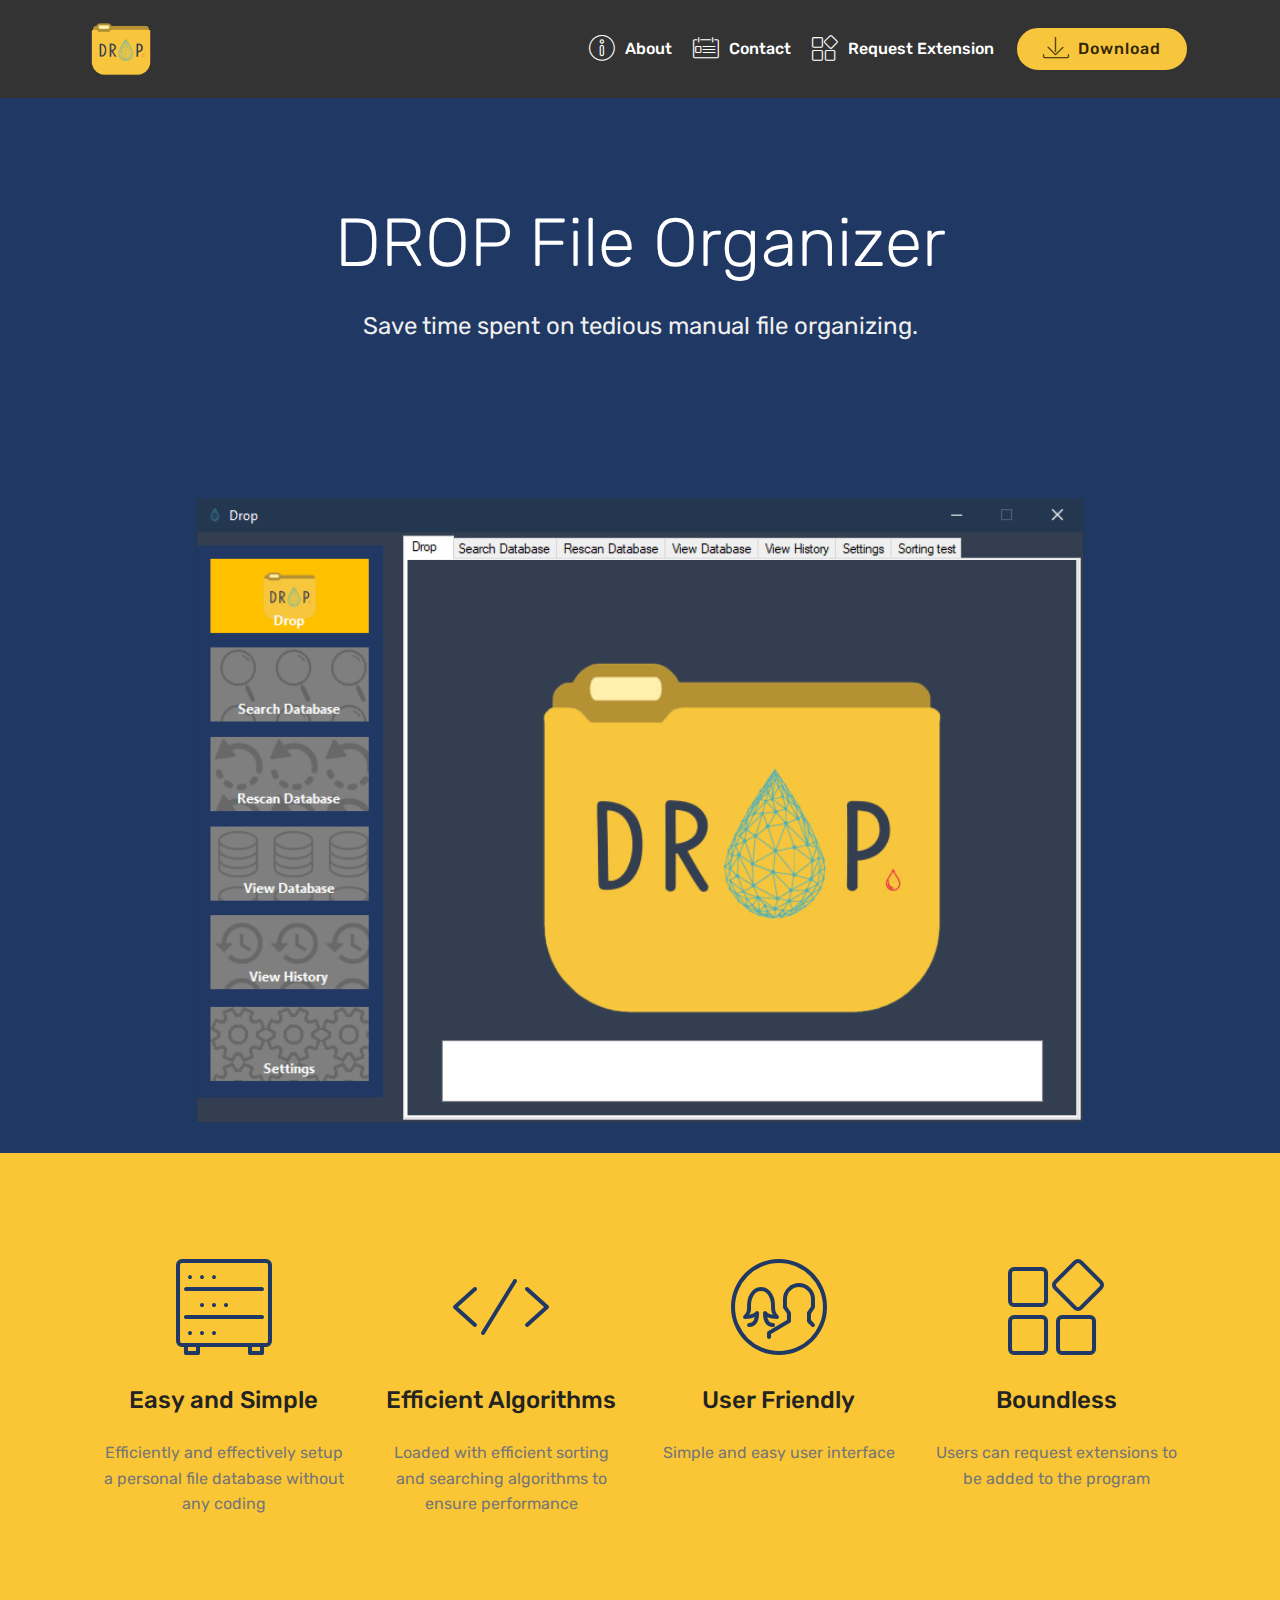
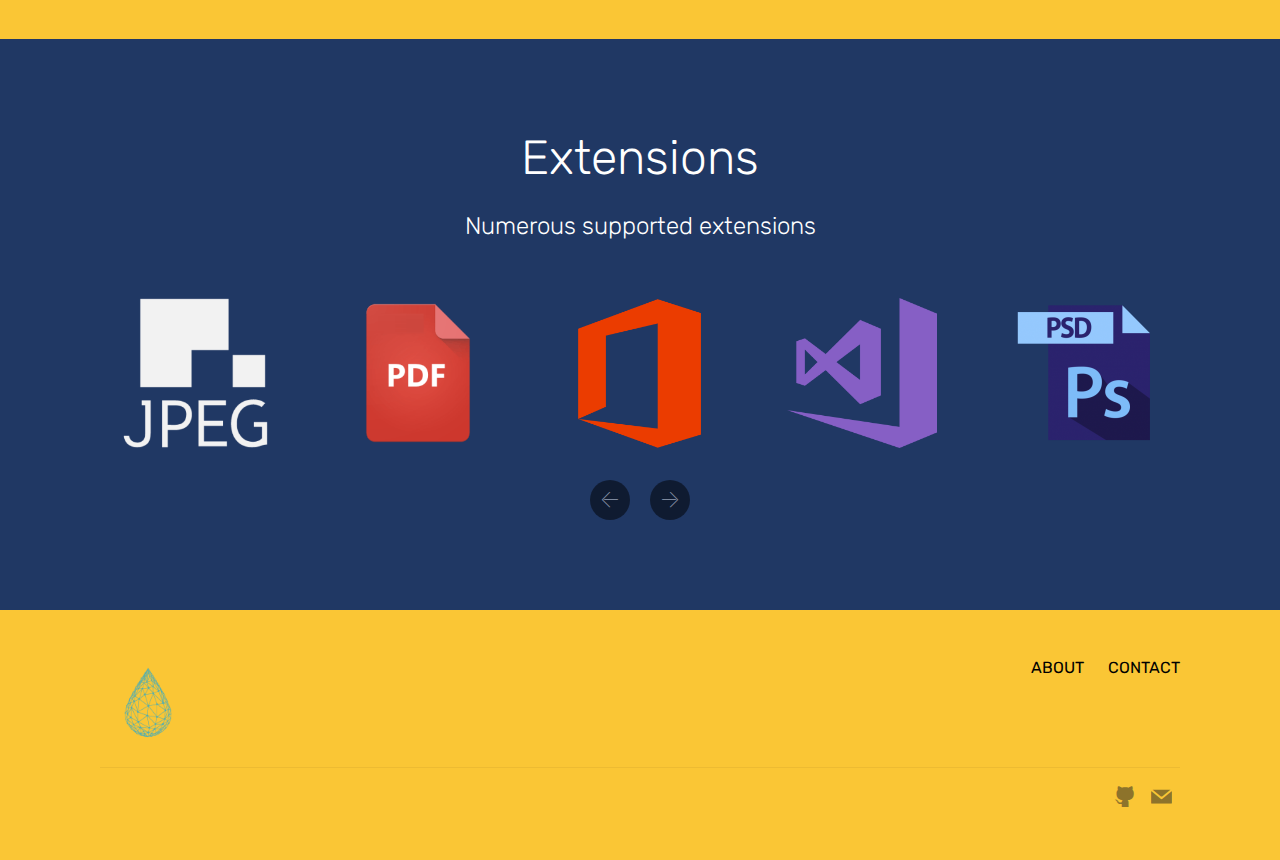
<file: index.html>
<!DOCTYPE html>
<html  >
<head>
  <!-- Site made with Mobirise Website Builder v4.9.7, https://mobirise.com -->
  <meta charset="UTF-8">
  <meta http-equiv="X-UA-Compatible" content="IE=edge">
  <meta name="generator" content="Mobirise v4.9.7, mobirise.com">
  <meta name="viewport" content="width=device-width, initial-scale=1, minimum-scale=1">
  <link rel="shortcut icon" href="assets/images/logo-128x128.png" type="image/x-icon">
  <meta name="description" content="">
  
  <title>Home</title>
  <link rel="stylesheet" href="assets/web/assets/mobirise-icons/mobirise-icons.css">
  <link rel="stylesheet" href="assets/tether/tether.min.css">
  <link rel="stylesheet" href="assets/bootstrap/css/bootstrap.min.css">
  <link rel="stylesheet" href="assets/bootstrap/css/bootstrap-grid.min.css">
  <link rel="stylesheet" href="assets/bootstrap/css/bootstrap-reboot.min.css">
  <link rel="stylesheet" href="assets/socicon/css/styles.css">
  <link rel="stylesheet" href="assets/dropdown/css/style.css">
  <link rel="stylesheet" href="assets/theme/css/style.css">
  <link rel="stylesheet" href="assets/mobirise/css/mbr-additional.css" type="text/css">
  
  
  
</head>
<body>
  <section class="menu cid-roON56CmoL" once="menu" id="menu1-0">

    

    <nav class="navbar navbar-expand beta-menu navbar-dropdown align-items-center navbar-fixed-top navbar-toggleable-sm">
        <button class="navbar-toggler navbar-toggler-right" type="button" data-toggle="collapse" data-target="#navbarSupportedContent" aria-controls="navbarSupportedContent" aria-expanded="false" aria-label="Toggle navigation">
            <div class="hamburger">
                <span></span>
                <span></span>
                <span></span>
                <span></span>
            </div>
        </button>
        <div class="menu-logo">
            <div class="navbar-brand">
                <span class="navbar-logo">
                    <a href="index.html">
                         <img src="assets/images/logo-122x122.png" alt="Mobirise" title="" style="height: 5.1rem;">
                    </a>
                </span>
                <span class="navbar-caption-wrap"><a class="navbar-caption text-white display-4" href="https://mobirise.co"></a></span>
            </div>
        </div>
        <div class="collapse navbar-collapse" id="navbarSupportedContent">
            <ul class="navbar-nav nav-dropdown" data-app-modern-menu="true"><li class="nav-item">
                    <a class="nav-link link text-white display-4" href="page1.html"><span class="mbri-info mbr-iconfont mbr-iconfont-btn"></span>
                        
                        About</a>
                </li>
                <li class="nav-item">
                    <a class="nav-link link text-white display-4" href="page2.html"><span class="mbri-contact-form mbr-iconfont mbr-iconfont-btn"></span>
                        
                        Contact</a>
                </li><li class="nav-item"><a class="nav-link link text-white display-4" href="page4.html"><span class="mbri-extension mbr-iconfont mbr-iconfont-btn"></span>Request Extension</a></li></ul>
            <div class="navbar-buttons mbr-section-btn"><a class="btn btn-sm btn-primary display-4" href="page3.html">
                    <span class="mbri-save mbr-iconfont mbr-iconfont-btn "></span>
                    Download</a></div>
        </div>
    </nav>
</section>

<section class="engine"><a href="https://mobirise.info/b">how to create a website for free</a></section><section class="header5 cid-roOOch7aTt" id="header5-a">

    

    
    <div class="container">
        <div class="row justify-content-center">
            <div class="mbr-white col-md-10">
                <h1 class="mbr-section-title align-center pb-3 mbr-fonts-style display-1"><strong>
                    </strong><br>DROP File Organizer</h1>
                <p class="mbr-text align-center display-5 pb-3 mbr-fonts-style">Save time spent on tedious manual file organizing.</p>
                
            </div>
        </div>
    </div>

    
</section>

<section class="cid-roP51pueak" id="image3-y">

    

    <figure class="mbr-figure container">
            <div class="image-block" style="width: 80%;">
                <img src="assets/images/app-802x565.png" width="1400" alt="Mobirise" title="">
                
            </div>
    </figure>
</section>

<section class="features1 cid-roORGSaqqS" id="features1-h">
    
    

    
    <div class="container">
        <div class="media-container-row">

            <div class="card p-3 col-12 col-md-6 col-lg-3">
                <div class="card-img pb-3">
                    <span class="mbr-iconfont mbri-database" style="color: rgb(32, 56, 100); fill: rgb(32, 56, 100);"></span>
                </div>
                <div class="card-box">
                    <h4 class="card-title py-3 mbr-fonts-style display-5">
                        Easy and Simple</h4>
                    <p class="mbr-text mbr-fonts-style display-7">Efficiently and effectively setup a personal file database without any coding</p>
                </div>
            </div>

            <div class="card p-3 col-12 col-md-6 col-lg-3">
                <div class="card-img pb-3">
                    <span class="mbr-iconfont mbri-code" style="color: rgb(32, 56, 100); fill: rgb(32, 56, 100);"></span>
                </div>
                <div class="card-box">
                    <h4 class="card-title py-3 mbr-fonts-style display-5">Efficient Algorithms</h4>
                    <p class="mbr-text mbr-fonts-style display-7">
                        Loaded with efficient sorting and searching algorithms to ensure performance</p>
                </div>
            </div>

            <div class="card p-3 col-12 col-md-6 col-lg-3">
                <div class="card-img pb-3">
                    <span class="mbr-iconfont mbri-users" style="color: rgb(32, 56, 100); fill: rgb(32, 56, 100);"></span>
                </div>
                <div class="card-box">
                    <h4 class="card-title py-3 mbr-fonts-style display-5">
                        User Friendly</h4>
                    <p class="mbr-text mbr-fonts-style display-7">Simple and easy user interface</p>
                </div>
            </div>

            <div class="card p-3 col-12 col-md-6 col-lg-3">
                <div class="card-img pb-3">
                    <span class="mbr-iconfont mbri-extension" style="color: rgb(32, 56, 100); fill: rgb(32, 56, 100);"></span>
                </div>
                <div class="card-box">
                    <h4 class="card-title py-3 mbr-fonts-style display-5">Boundless</h4>
                    <p class="mbr-text mbr-fonts-style display-7">
                       Users can request extensions to be added to the program</p>
                </div>
            </div>

        </div>

    </div>

</section>

<section class="clients cid-roP3rWb0el" data-interval="false" id="clients-x">
      

    
        <div class="container mb-5">
            <div class="media-container-row">
                <div class="col-12 align-center">
                    <h2 class="mbr-section-title pb-3 mbr-fonts-style display-2">
                        Extensions</h2>
                    <h3 class="mbr-section-subtitle mbr-light mbr-fonts-style display-5">Numerous supported extensions</h3>
                </div>
            </div>
        </div>

    <div class="container">
        <div class="carousel slide" role="listbox" data-pause="true" data-keyboard="false" data-ride="carousel" data-interval="5000">
            <div class="carousel-inner" data-visible="5">
                
                
                
                
                
            <div class="carousel-item ">
                    <div class="media-container-row">
                        <div class="col-md-12">
                            <div class="wrap-img ">
                                <img src="assets/images/jpeg-logo-plain-240x240.png" class="img-responsive clients-img" alt="" title="">
                            </div>
                        </div>
                    </div>
                </div><div class="carousel-item ">
                    <div class="media-container-row">
                        <div class="col-md-12">
                            <div class="wrap-img ">
                                <img src="assets/images/apps.34961.13510798887621962.47b62c4c-a0c6-4e3c-87bb-509317d9c364-240x240.png" class="img-responsive clients-img" alt="" title="">
                            </div>
                        </div>
                    </div>
                </div><div class="carousel-item ">
                    <div class="media-container-row">
                        <div class="col-md-12">
                            <div class="wrap-img ">
                                <img src="assets/images/1200px-microsoft-office-2013-logo.svg-240x284.png" class="img-responsive clients-img" alt="" title="">
                            </div>
                        </div>
                    </div>
                </div><div class="carousel-item ">
                    <div class="media-container-row">
                        <div class="col-md-12">
                            <div class="wrap-img ">
                                <img src="assets/images/1024px-visual-studio-2017-logo.svg-1024x1024.png" class="img-responsive clients-img" alt="" title="">
                            </div>
                        </div>
                    </div>
                </div><div class="carousel-item ">
                    <div class="media-container-row">
                        <div class="col-md-12">
                            <div class="wrap-img ">
                                <img src="assets/images/recover-deleted-psd-300x300.png" class="img-responsive clients-img" alt="" title="">
                            </div>
                        </div>
                    </div>
                </div></div>
            <div class="carousel-controls">
                <a data-app-prevent-settings="" class="carousel-control carousel-control-prev" role="button" data-slide="prev">
                    <span aria-hidden="true" class="mbri-left mbr-iconfont"></span>
                    <span class="sr-only">Previous</span>
                </a>
                <a data-app-prevent-settings="" class="carousel-control carousel-control-next" role="button" data-slide="next">
                    <span aria-hidden="true" class="mbri-right mbr-iconfont"></span>
                    <span class="sr-only">Next</span>
                </a>
            </div>
        </div>
    </div>
</section>

<section class="cid-roP2Gk9Bsn" id="footer5-s">

    

    

    <div class="container">
        <div class="media-container-row">
            <div class="col-md-3">
                <div class="media-wrap">
                    <a href="#top">
                       <img src="assets/images/icon.ico" alt="Mobirise" title="">
                    </a>
                </div>
            </div>
            <div class="col-md-9">
                <p class="mbr-text align-right links mbr-fonts-style display-7">
                    <em><a href="page1.html" class="text-black">ABOUT</a> &nbsp;&nbsp;&nbsp;&nbsp;
<a href="page2.html" class="text-black">CONTACT</a></em></p>
            </div>
        </div>
        <div class="footer-lower">
            <div class="media-container-row">
                <div class="col-md-12">
                    <hr>
                </div>
            </div>
            <div class="media-container-row mbr-white">
                <div class="col-md-6 copyright">
                    <p class="mbr-text mbr-fonts-style display-7"></p>
                </div>
                <div class="col-md-6">
                    <div class="social-list align-right">
                        <div class="soc-item">
                            <a href="https://github.com/jjangsta" target="_blank">
                                <span class="mbr-iconfont mbr-iconfont-social socicon-github socicon"></span>
                            </a>
                        </div>
                        <div class="soc-item">
                            <a href="mailto:jangpeter35@gmail.com">
                                <span class="mbr-iconfont mbr-iconfont-social socicon-mail socicon"></span>
                            </a>
                        </div>
                        
                        
                        
                        
                    </div>
                </div>
            </div>
        </div>
    </div>
</section>


  <script src="assets/web/assets/jquery/jquery.min.js"></script>
  <script src="assets/popper/popper.min.js"></script>
  <script src="assets/tether/tether.min.js"></script>
  <script src="assets/bootstrap/js/bootstrap.min.js"></script>
  <script src="assets/smoothscroll/smooth-scroll.js"></script>
  <script src="assets/touchswipe/jquery.touch-swipe.min.js"></script>
  <script src="assets/bootstrapcarouselswipe/bootstrap-carousel-swipe.js"></script>
  <script src="assets/mbr-clients-slider/mbr-clients-slider.js"></script>
  <script src="assets/dropdown/js/script.min.js"></script>
  <script src="assets/theme/js/script.js"></script>
  
  
</body>
</html>
</file>
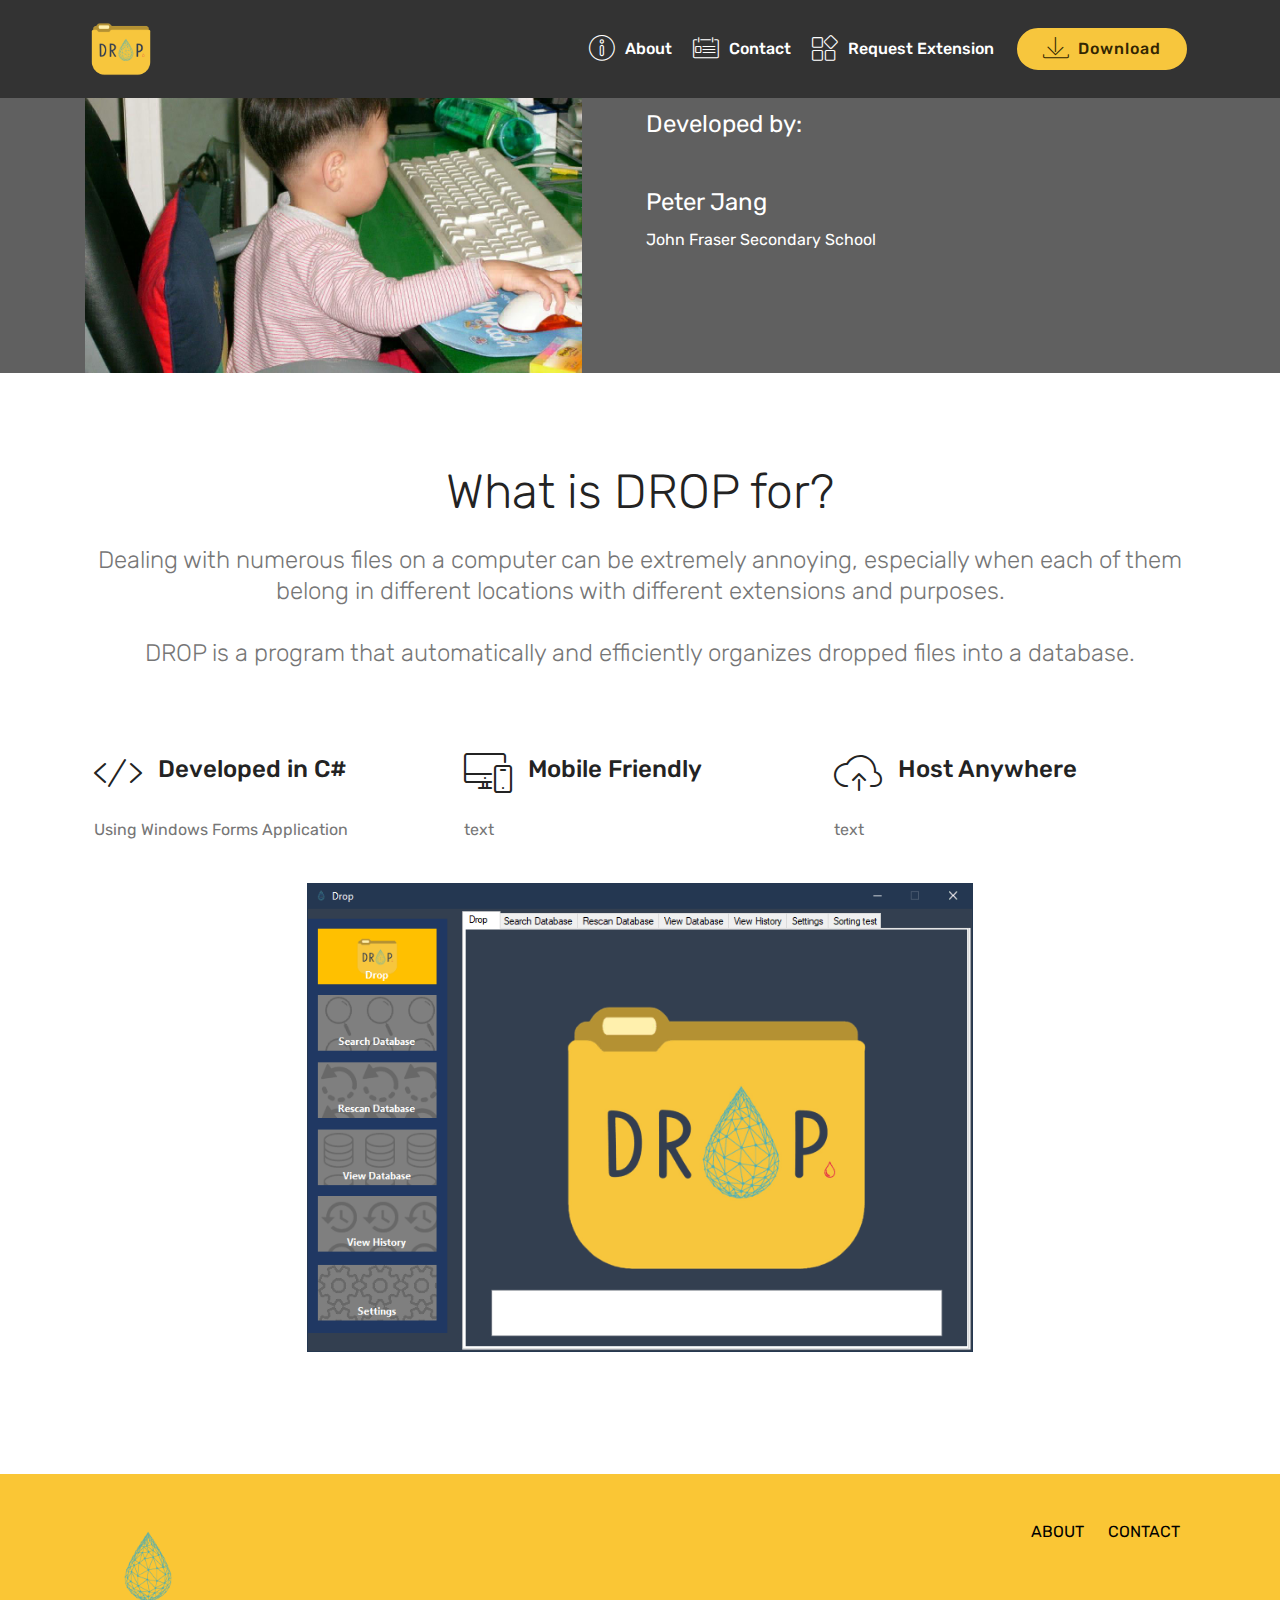
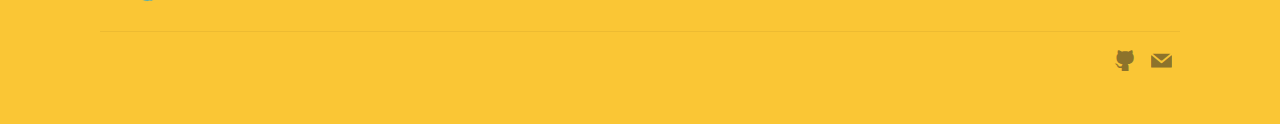
<file: page1.html>
<!DOCTYPE html>
<html  >
<head>
  <!-- Site made with Mobirise Website Builder v4.9.7, https://mobirise.com -->
  <meta charset="UTF-8">
  <meta http-equiv="X-UA-Compatible" content="IE=edge">
  <meta name="generator" content="Mobirise v4.9.7, mobirise.com">
  <meta name="viewport" content="width=device-width, initial-scale=1, minimum-scale=1">
  <link rel="shortcut icon" href="assets/images/logo-128x128.png" type="image/x-icon">
  <meta name="description" content="Website Creator Description">
  
  <title>About DROP</title>
  <link rel="stylesheet" href="assets/web/assets/mobirise-icons/mobirise-icons.css">
  <link rel="stylesheet" href="assets/tether/tether.min.css">
  <link rel="stylesheet" href="assets/bootstrap/css/bootstrap.min.css">
  <link rel="stylesheet" href="assets/bootstrap/css/bootstrap-grid.min.css">
  <link rel="stylesheet" href="assets/bootstrap/css/bootstrap-reboot.min.css">
  <link rel="stylesheet" href="assets/dropdown/css/style.css">
  <link rel="stylesheet" href="assets/socicon/css/styles.css">
  <link rel="stylesheet" href="assets/theme/css/style.css">
  <link rel="stylesheet" href="assets/mobirise/css/mbr-additional.css" type="text/css">
  
  
  
</head>
<body>
  <section class="menu cid-roON56CmoL" once="menu" id="menu1-7">

    

    <nav class="navbar navbar-expand beta-menu navbar-dropdown align-items-center navbar-fixed-top navbar-toggleable-sm">
        <button class="navbar-toggler navbar-toggler-right" type="button" data-toggle="collapse" data-target="#navbarSupportedContent" aria-controls="navbarSupportedContent" aria-expanded="false" aria-label="Toggle navigation">
            <div class="hamburger">
                <span></span>
                <span></span>
                <span></span>
                <span></span>
            </div>
        </button>
        <div class="menu-logo">
            <div class="navbar-brand">
                <span class="navbar-logo">
                    <a href="index.html">
                         <img src="assets/images/logo-122x122.png" alt="Mobirise" title="" style="height: 5.1rem;">
                    </a>
                </span>
                <span class="navbar-caption-wrap"><a class="navbar-caption text-white display-4" href="https://mobirise.co"></a></span>
            </div>
        </div>
        <div class="collapse navbar-collapse" id="navbarSupportedContent">
            <ul class="navbar-nav nav-dropdown" data-app-modern-menu="true"><li class="nav-item">
                    <a class="nav-link link text-white display-4" href="page1.html"><span class="mbri-info mbr-iconfont mbr-iconfont-btn"></span>
                        
                        About</a>
                </li>
                <li class="nav-item">
                    <a class="nav-link link text-white display-4" href="page2.html"><span class="mbri-contact-form mbr-iconfont mbr-iconfont-btn"></span>
                        
                        Contact</a>
                </li><li class="nav-item"><a class="nav-link link text-white display-4" href="page4.html"><span class="mbri-extension mbr-iconfont mbr-iconfont-btn"></span>Request Extension</a></li></ul>
            <div class="navbar-buttons mbr-section-btn"><a class="btn btn-sm btn-primary display-4" href="page3.html">
                    <span class="mbri-save mbr-iconfont mbr-iconfont-btn "></span>
                    Download</a></div>
        </div>
    </nav>
</section>

<section class="engine"><a href="https://mobirise.info/c">web builder</a></section><section class="testimonials2 cid-roPaTbg1P7" id="testimonials2-10">

    

    <div class="mbr-overlay" style="opacity: 0.7; background-color: rgb(35, 35, 35);">
    </div>

    <div class="container">
        <div class="media-container-row">
            <div class="mbr-figure pr-lg-5" style="width: 95%;">
              <img src="assets/images/10636507-1688153718076655-1012075200978413683-o-1120x840.jpg" alt="" title="">
            </div>
            <div class="media-content px-3 align-self-center mbr-white py-2">
                    <p class="mbr-text testimonial-text mbr-fonts-style display-5"><span style="font-style: normal;">Developed by:</span></p>
                    <p class="mbr-author-name pt-4 mb-2 mbr-fonts-style display-5">Peter Jang</p>
                    <p class="mbr-author-desc mbr-fonts-style display-7">
                       John Fraser Secondary School</p>
            </div>
        </div>
    </div>
</section>

<section class="features14 cid-roOXVYRVx7" id="features14-j">
    
    

    
    <div class="container align-center">
        <h2 class="mbr-section-title pb-3 mbr-fonts-style display-2">
            What is DROP for?</h2>
        <h3 class="mbr-section-subtitle pb-5 mbr-fonts-style display-5">Dealing with numerous files on a computer can be extremely annoying, especially when each of them belong in different locations with different extensions and purposes.<br><br>
<div>
</div><div>DROP is a program that automatically and efficiently organizes dropped files into a database.</div></h3>
        <div class="media-container-column">
            <div class="row justify-content-center">
                <div class="card p-4 col-12 col-md-6 col-lg-4">
                    <div class="media pb-3">
                        <div class="card-img align-self-center">
                            <span class="mbr-iconfont mbri-code"></span>
                        </div>
                        <div class="media-body">
                            <h4 class="card-title py-2 align-left mbr-fonts-style display-5">
                                Developed in C#</h4>
                        </div>
                    </div>                
                    <div class="card-box align-left">
                        <p class="mbr-text mbr-fonts-style display-7">Using Windows Forms Application</p>
                    </div>
                </div>

                <div class="card p-4 col-12 col-md-6 col-lg-4">
                <div class="media pb-3">
                    <div class="card-img align-self-center">
                        <span class="mbri-responsive mbr-iconfont"></span>
                    </div>
                    <div class="media-body">
                        <h4 class="card-title py-2 align-left mbr-fonts-style display-5">
                                Mobile Friendly
                        </h4>
                    </div>
                </div>
                    <div class="card-box align-left">
                        <p class="mbr-text mbr-fonts-style display-7">text</p>
                    </div>
                </div>

                <div class="card p-4 col-12 col-md-6 col-lg-4">
                <div class="media pb-3">
                    <div class="card-img align-self-center">
                        <span class="mbri-upload mbr-iconfont"></span>
                    </div>
                    <div class="media-body">
                        <h4 class="card-title py-2 align-left mbr-fonts-style display-5">
                            Host Anywhere
                        </h4>
                    </div>
                </div>
                    <div class="card-box align-left">
                        <p class="mbr-text mbr-fonts-style display-7">
                           text</p>
                    </div>
                </div>

                
            </div>
            <div class="media-container-row image-row">
                <div class="mbr-figure" style="width: 60%;">
                    <img src="assets/images/app-802x565.png" alt="Mobirise" title="">
                </div>
            </div>
        </div>
    </div>
</section>

<section class="cid-roP2XCXQ66" id="footer5-t">

    

    

    <div class="container">
        <div class="media-container-row">
            <div class="col-md-3">
                <div class="media-wrap">
                    <a href="#top">
                       <img src="assets/images/icon.ico" alt="Mobirise" title="">
                    </a>
                </div>
            </div>
            <div class="col-md-9">
                <p class="mbr-text align-right links mbr-fonts-style display-7">
                    <em><a href="page1.html" class="text-black">ABOUT</a> &nbsp;&nbsp;&nbsp;&nbsp;
<a href="page2.html" class="text-black">CONTACT</a></em></p>
            </div>
        </div>
        <div class="footer-lower">
            <div class="media-container-row">
                <div class="col-md-12">
                    <hr>
                </div>
            </div>
            <div class="media-container-row mbr-white">
                <div class="col-md-6 copyright">
                    <p class="mbr-text mbr-fonts-style display-7"></p>
                </div>
                <div class="col-md-6">
                    <div class="social-list align-right">
                        <div class="soc-item">
                            <a href="https://github.com/jjangsta" target="_blank">
                                <span class="mbr-iconfont mbr-iconfont-social socicon-github socicon"></span>
                            </a>
                        </div>
                        <div class="soc-item">
                            <a href="mailto:jangpeter35@gmail.com">
                                <span class="mbr-iconfont mbr-iconfont-social socicon-mail socicon"></span>
                            </a>
                        </div>
                        
                        
                        
                        
                    </div>
                </div>
            </div>
        </div>
    </div>
</section>


  <script src="assets/web/assets/jquery/jquery.min.js"></script>
  <script src="assets/popper/popper.min.js"></script>
  <script src="assets/tether/tether.min.js"></script>
  <script src="assets/bootstrap/js/bootstrap.min.js"></script>
  <script src="assets/smoothscroll/smooth-scroll.js"></script>
  <script src="assets/dropdown/js/script.min.js"></script>
  <script src="assets/touchswipe/jquery.touch-swipe.min.js"></script>
  <script src="assets/theme/js/script.js"></script>
  
  
</body>
</html>
</file>
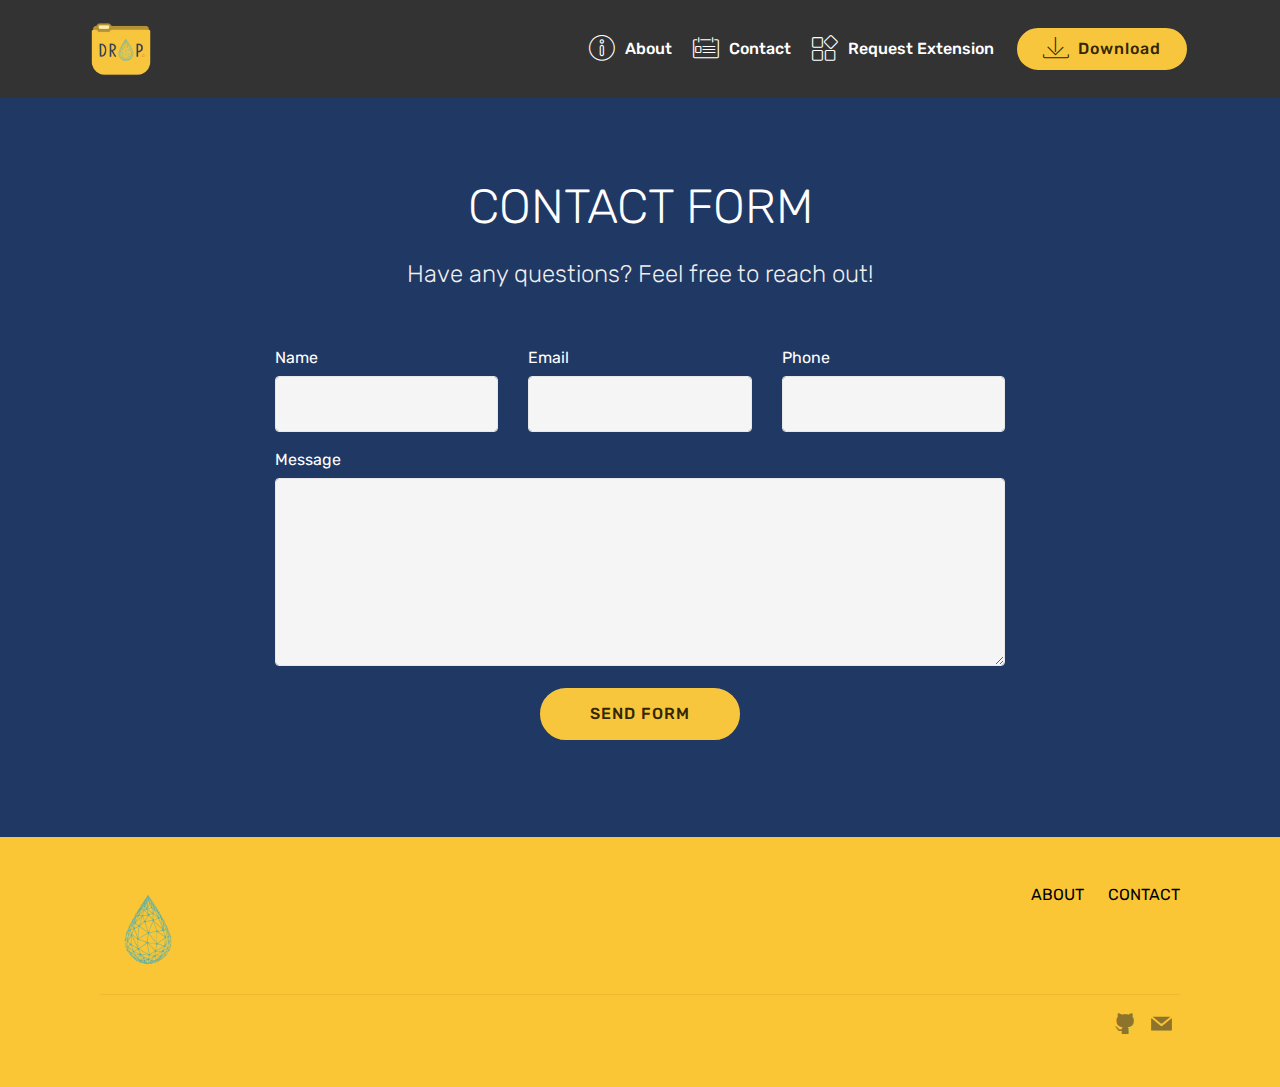
<file: page2.html>
<!DOCTYPE html>
<html  >
<head>
  <!-- Site made with Mobirise Website Builder v4.9.7, https://mobirise.com -->
  <meta charset="UTF-8">
  <meta http-equiv="X-UA-Compatible" content="IE=edge">
  <meta name="generator" content="Mobirise v4.9.7, mobirise.com">
  <meta name="viewport" content="width=device-width, initial-scale=1, minimum-scale=1">
  <link rel="shortcut icon" href="assets/images/logo-128x128.png" type="image/x-icon">
  <meta name="description" content="Web Page Builder Description">
  
  <title>Contact</title>
  <link rel="stylesheet" href="assets/web/assets/mobirise-icons/mobirise-icons.css">
  <link rel="stylesheet" href="assets/tether/tether.min.css">
  <link rel="stylesheet" href="assets/bootstrap/css/bootstrap.min.css">
  <link rel="stylesheet" href="assets/bootstrap/css/bootstrap-grid.min.css">
  <link rel="stylesheet" href="assets/bootstrap/css/bootstrap-reboot.min.css">
  <link rel="stylesheet" href="assets/dropdown/css/style.css">
  <link rel="stylesheet" href="assets/socicon/css/styles.css">
  <link rel="stylesheet" href="assets/theme/css/style.css">
  <link rel="stylesheet" href="assets/mobirise/css/mbr-additional.css" type="text/css">
  
  
  
</head>
<body>
  <section class="menu cid-roON56CmoL" once="menu" id="menu1-8">

    

    <nav class="navbar navbar-expand beta-menu navbar-dropdown align-items-center navbar-fixed-top navbar-toggleable-sm">
        <button class="navbar-toggler navbar-toggler-right" type="button" data-toggle="collapse" data-target="#navbarSupportedContent" aria-controls="navbarSupportedContent" aria-expanded="false" aria-label="Toggle navigation">
            <div class="hamburger">
                <span></span>
                <span></span>
                <span></span>
                <span></span>
            </div>
        </button>
        <div class="menu-logo">
            <div class="navbar-brand">
                <span class="navbar-logo">
                    <a href="index.html">
                         <img src="assets/images/logo-122x122.png" alt="Mobirise" title="" style="height: 5.1rem;">
                    </a>
                </span>
                <span class="navbar-caption-wrap"><a class="navbar-caption text-white display-4" href="https://mobirise.co"></a></span>
            </div>
        </div>
        <div class="collapse navbar-collapse" id="navbarSupportedContent">
            <ul class="navbar-nav nav-dropdown" data-app-modern-menu="true"><li class="nav-item">
                    <a class="nav-link link text-white display-4" href="page1.html"><span class="mbri-info mbr-iconfont mbr-iconfont-btn"></span>
                        
                        About</a>
                </li>
                <li class="nav-item">
                    <a class="nav-link link text-white display-4" href="page2.html"><span class="mbri-contact-form mbr-iconfont mbr-iconfont-btn"></span>
                        
                        Contact</a>
                </li><li class="nav-item"><a class="nav-link link text-white display-4" href="page4.html"><span class="mbri-extension mbr-iconfont mbr-iconfont-btn"></span>Request Extension</a></li></ul>
            <div class="navbar-buttons mbr-section-btn"><a class="btn btn-sm btn-primary display-4" href="page3.html">
                    <span class="mbri-save mbr-iconfont mbr-iconfont-btn "></span>
                    Download</a></div>
        </div>
    </nav>
</section>

<section class="engine"><a href="https://mobirise.info/n">simple web templates</a></section><section class="mbr-section form1 cid-roOYDUuBSl" id="form1-m">

    

    
    <div class="container">
        <div class="row justify-content-center">
            <div class="title col-12 col-lg-8">
                <h2 class="mbr-section-title align-center pb-3 mbr-fonts-style display-2">
                    <br>CONTACT FORM
                </h2>
                <h3 class="mbr-section-subtitle align-center mbr-light pb-3 mbr-fonts-style display-5">
                    Have any questions? Feel free to reach out!</h3>
            </div>
        </div>
    </div>
    <div class="container">
        <div class="row justify-content-center">
            <div class="media-container-column col-lg-8" data-form-type="formoid">
                <!---Formbuilder Form--->
                <form action="https://mobirise.com/" method="POST" class="mbr-form form-with-styler" data-form-title="Mobirise Form"><input type="hidden" name="email" data-form-email="true" value="7gf+rRtj0ATlx5nqT4ZRCt19xCgz5JzY5x8EjK9tZP82OQefwlGCCqz3oRKQxllNytyzSPhs1Do/AyB/wE0WQhYyemiua7CmsnDV7bjOMRvJjnyVpvyRjmxs1Sgle/34">
                    <div class="row row-sm-offset">
                        <div hidden="hidden" data-form-alert="" class="alert alert-success col-12">Thanks for filling out the form!</div>
                        <div hidden="hidden" data-form-alert-danger="" class="alert alert-danger col-12">
                        </div>
                    </div>
                    <div class="dragArea row row-sm-offset">
                        <div class="col-md-4  form-group" data-for="name">
                            <label for="name-form1-m" class="form-control-label mbr-fonts-style display-7">Name</label>
                            <input type="text" name="name" data-form-field="Name" required="required" class="form-control display-7" id="name-form1-m">
                        </div>
                        <div class="col-md-4  form-group" data-for="email">
                            <label for="email-form1-m" class="form-control-label mbr-fonts-style display-7">Email</label>
                            <input type="email" name="email" data-form-field="Email" required="required" class="form-control display-7" id="email-form1-m">
                        </div>
                        <div data-for="phone" class="col-md-4  form-group">
                            <label for="phone-form1-m" class="form-control-label mbr-fonts-style display-7">Phone</label>
                            <input type="tel" name="phone" data-form-field="Phone" class="form-control display-7" id="phone-form1-m">
                        </div>
                        <div data-for="message" class="col-md-12 form-group">
                            <label for="message-form1-m" class="form-control-label mbr-fonts-style display-7">Message</label>
                            <textarea name="message" data-form-field="Message" class="form-control display-7" id="message-form1-m"></textarea>
                        </div>
                        <div class="col-md-12 input-group-btn align-center">
                            <button type="submit" class="btn btn-primary btn-form display-4">SEND FORM</button>
                        </div>
                    </div>
                </form><!---Formbuilder Form--->
            </div>
        </div>
    </div>
</section>

<section class="cid-roP3018ckc" id="footer5-u">

    

    

    <div class="container">
        <div class="media-container-row">
            <div class="col-md-3">
                <div class="media-wrap">
                    <a href="#top">
                       <img src="assets/images/icon.ico" alt="Mobirise" title="">
                    </a>
                </div>
            </div>
            <div class="col-md-9">
                <p class="mbr-text align-right links mbr-fonts-style display-7">
                    <em><a href="page1.html" class="text-black">ABOUT</a> &nbsp;&nbsp;&nbsp;&nbsp;
<a href="page2.html" class="text-black">CONTACT</a></em></p>
            </div>
        </div>
        <div class="footer-lower">
            <div class="media-container-row">
                <div class="col-md-12">
                    <hr>
                </div>
            </div>
            <div class="media-container-row mbr-white">
                <div class="col-md-6 copyright">
                    <p class="mbr-text mbr-fonts-style display-7"></p>
                </div>
                <div class="col-md-6">
                    <div class="social-list align-right">
                        <div class="soc-item">
                            <a href="https://github.com/jjangsta" target="_blank">
                                <span class="mbr-iconfont mbr-iconfont-social socicon-github socicon"></span>
                            </a>
                        </div>
                        <div class="soc-item">
                            <a href="mailto:jangpeter35@gmail.com">
                                <span class="mbr-iconfont mbr-iconfont-social socicon-mail socicon"></span>
                            </a>
                        </div>
                        
                        
                        
                        
                    </div>
                </div>
            </div>
        </div>
    </div>
</section>


  <script src="assets/web/assets/jquery/jquery.min.js"></script>
  <script src="assets/popper/popper.min.js"></script>
  <script src="assets/tether/tether.min.js"></script>
  <script src="assets/bootstrap/js/bootstrap.min.js"></script>
  <script src="assets/smoothscroll/smooth-scroll.js"></script>
  <script src="assets/dropdown/js/script.min.js"></script>
  <script src="assets/touchswipe/jquery.touch-swipe.min.js"></script>
  <script src="assets/theme/js/script.js"></script>
  <script src="assets/formoid/formoid.min.js"></script>
  
  
</body>
</html>
</file>
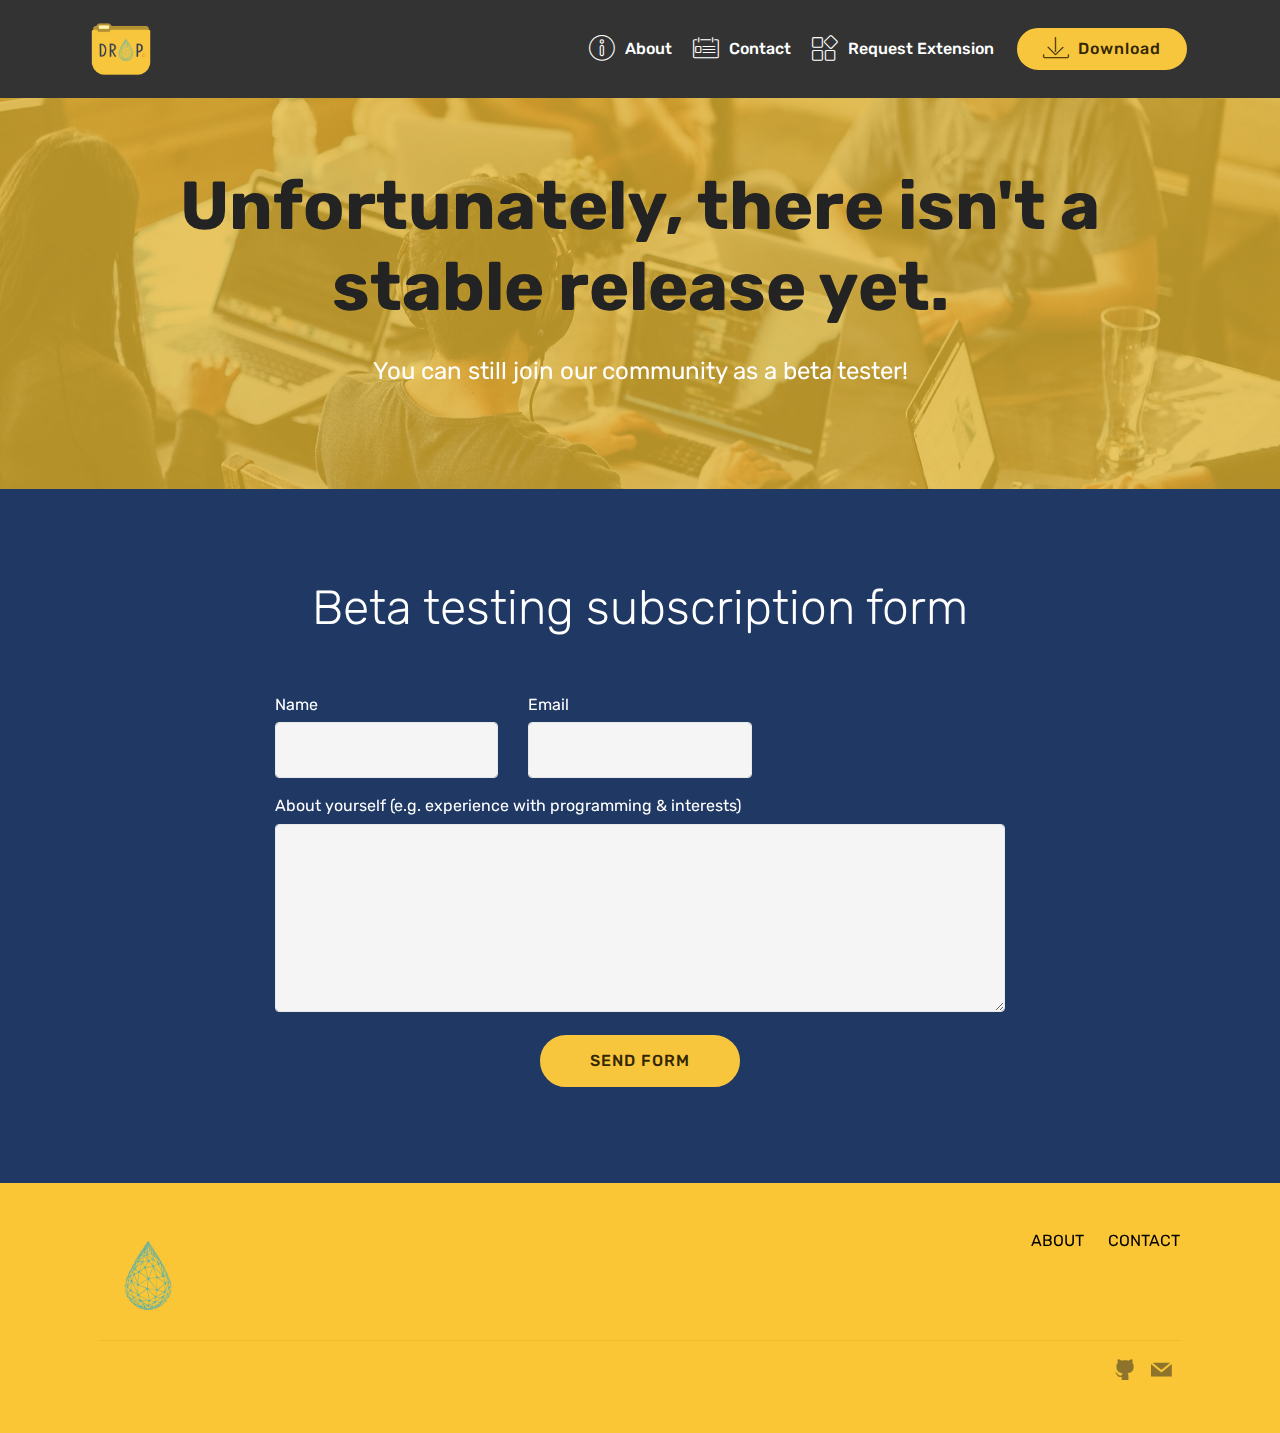
<file: page3.html>
<!DOCTYPE html>
<html  >
<head>
  <!-- Site made with Mobirise Website Builder v4.9.7, https://mobirise.com -->
  <meta charset="UTF-8">
  <meta http-equiv="X-UA-Compatible" content="IE=edge">
  <meta name="generator" content="Mobirise v4.9.7, mobirise.com">
  <meta name="viewport" content="width=device-width, initial-scale=1, minimum-scale=1">
  <link rel="shortcut icon" href="assets/images/logo-128x128.png" type="image/x-icon">
  <meta name="description" content="Website Creator Description">
  
  <title>Download</title>
  <link rel="stylesheet" href="assets/web/assets/mobirise-icons/mobirise-icons.css">
  <link rel="stylesheet" href="assets/tether/tether.min.css">
  <link rel="stylesheet" href="assets/bootstrap/css/bootstrap.min.css">
  <link rel="stylesheet" href="assets/bootstrap/css/bootstrap-grid.min.css">
  <link rel="stylesheet" href="assets/bootstrap/css/bootstrap-reboot.min.css">
  <link rel="stylesheet" href="assets/dropdown/css/style.css">
  <link rel="stylesheet" href="assets/socicon/css/styles.css">
  <link rel="stylesheet" href="assets/theme/css/style.css">
  <link rel="stylesheet" href="assets/mobirise/css/mbr-additional.css" type="text/css">
  
  
  
</head>
<body>
  <section class="menu cid-roON56CmoL" once="menu" id="menu1-9">

    

    <nav class="navbar navbar-expand beta-menu navbar-dropdown align-items-center navbar-fixed-top navbar-toggleable-sm">
        <button class="navbar-toggler navbar-toggler-right" type="button" data-toggle="collapse" data-target="#navbarSupportedContent" aria-controls="navbarSupportedContent" aria-expanded="false" aria-label="Toggle navigation">
            <div class="hamburger">
                <span></span>
                <span></span>
                <span></span>
                <span></span>
            </div>
        </button>
        <div class="menu-logo">
            <div class="navbar-brand">
                <span class="navbar-logo">
                    <a href="index.html">
                         <img src="assets/images/logo-122x122.png" alt="Mobirise" title="" style="height: 5.1rem;">
                    </a>
                </span>
                <span class="navbar-caption-wrap"><a class="navbar-caption text-white display-4" href="https://mobirise.co"></a></span>
            </div>
        </div>
        <div class="collapse navbar-collapse" id="navbarSupportedContent">
            <ul class="navbar-nav nav-dropdown" data-app-modern-menu="true"><li class="nav-item">
                    <a class="nav-link link text-white display-4" href="page1.html"><span class="mbri-info mbr-iconfont mbr-iconfont-btn"></span>
                        
                        About</a>
                </li>
                <li class="nav-item">
                    <a class="nav-link link text-white display-4" href="page2.html"><span class="mbri-contact-form mbr-iconfont mbr-iconfont-btn"></span>
                        
                        Contact</a>
                </li><li class="nav-item"><a class="nav-link link text-white display-4" href="page4.html"><span class="mbri-extension mbr-iconfont mbr-iconfont-btn"></span>Request Extension</a></li></ul>
            <div class="navbar-buttons mbr-section-btn"><a class="btn btn-sm btn-primary display-4" href="page3.html">
                    <span class="mbri-save mbr-iconfont mbr-iconfont-btn "></span>
                    Download</a></div>
        </div>
    </nav>
</section>

<section class="engine"><a href="https://mobirise.info/t">amp templates</a></section><section class="header8 cid-roOYpfMVNH mbr-parallax-background" id="header8-k">

    

    <div class="mbr-overlay" style="opacity: 0.7; background-color: rgb(250, 198, 53);">
    </div>

    <div class="container align-center">
        <div class="row justify-content-md-center">
            <div class="mbr-white col-md-10">
                <h1 class="mbr-section-title align-center py-2 mbr-bold mbr-fonts-style display-1"><br>Unfortunately, there isn't a stable release yet.</h1>
                <p class="mbr-text align-center py-2 mbr-fonts-style display-5">
                        You can still join our community as a beta tester!</p>
                
                
                
            </div>
        </div>
    </div>
    
</section>

<section class="mbr-section form1 cid-roP1Ar88Df" id="form1-r">

    

    
    <div class="container">
        <div class="row justify-content-center">
            <div class="title col-12 col-lg-8">
                <h2 class="mbr-section-title align-center pb-3 mbr-fonts-style display-2">
                    Beta testing subscription form</h2>
                
            </div>
        </div>
    </div>
    <div class="container">
        <div class="row justify-content-center">
            <div class="media-container-column col-lg-8" data-form-type="formoid">
                <!---Formbuilder Form--->
                <form action="https://mobirise.com/" method="POST" class="mbr-form form-with-styler" data-form-title="Mobirise Form"><input type="hidden" name="email" data-form-email="true" value="PON5LcPDSs3Duy+p44FozhhsgKAxenBj6EGe9Uv70IFs0Y8iDhxucI2dBAFnlxKHuQOSs4CiNVLcA/eDdzGnBIEwfQyK9XDgooTXyYwfhStF38t8L/3DvFZwxGrEkYY+">
                    <div class="row row-sm-offset">
                        <div hidden="hidden" data-form-alert="" class="alert alert-success col-12">Thanks for filling out the beta testing subscription form! You will be reached out as soon as possible!</div>
                        <div hidden="hidden" data-form-alert-danger="" class="alert alert-danger col-12">
                        </div>
                    </div>
                    <div class="dragArea row row-sm-offset">
                        <div class="col-md-4  form-group" data-for="name">
                            <label for="name-form1-r" class="form-control-label mbr-fonts-style display-7">Name</label>
                            <input type="text" name="name" data-form-field="Name" required="required" class="form-control display-7" id="name-form1-r">
                        </div>
                        <div class="col-md-4  form-group" data-for="email">
                            <label for="email-form1-r" class="form-control-label mbr-fonts-style display-7">Email</label>
                            <input type="email" name="email" data-form-field="Email" required="required" class="form-control display-7" id="email-form1-r">
                        </div>
                        
                        <div data-for="message" class="col-md-12 form-group">
                            <label for="message-form1-r" class="form-control-label mbr-fonts-style display-7">About yourself (e.g. experience with programming &amp; interests)</label>
                            <textarea name="message" data-form-field="Message" class="form-control display-7" id="message-form1-r"></textarea>
                        </div>
                        <div class="col-md-12 input-group-btn align-center">
                            <button type="submit" class="btn btn-primary btn-form display-4">SEND FORM</button>
                        </div>
                    </div>
                </form><!---Formbuilder Form--->
            </div>
        </div>
    </div>
</section>

<section class="cid-roP3bpzfsH" id="footer5-w">

    

    

    <div class="container">
        <div class="media-container-row">
            <div class="col-md-3">
                <div class="media-wrap">
                    <a href="#top">
                       <img src="assets/images/icon.ico" alt="Mobirise" title="">
                    </a>
                </div>
            </div>
            <div class="col-md-9">
                <p class="mbr-text align-right links mbr-fonts-style display-7">
                    <em><a href="page1.html" class="text-black">ABOUT</a> &nbsp;&nbsp;&nbsp;&nbsp;
<a href="page2.html" class="text-black">CONTACT</a></em></p>
            </div>
        </div>
        <div class="footer-lower">
            <div class="media-container-row">
                <div class="col-md-12">
                    <hr>
                </div>
            </div>
            <div class="media-container-row mbr-white">
                <div class="col-md-6 copyright">
                    <p class="mbr-text mbr-fonts-style display-7"></p>
                </div>
                <div class="col-md-6">
                    <div class="social-list align-right">
                        <div class="soc-item">
                            <a href="https://github.com/jjangsta" target="_blank">
                                <span class="mbr-iconfont mbr-iconfont-social socicon-github socicon"></span>
                            </a>
                        </div>
                        <div class="soc-item">
                            <a href="mailto:jangpeter35@gmail.com">
                                <span class="mbr-iconfont mbr-iconfont-social socicon-mail socicon"></span>
                            </a>
                        </div>
                        
                        
                        
                        
                    </div>
                </div>
            </div>
        </div>
    </div>
</section>


  <script src="assets/web/assets/jquery/jquery.min.js"></script>
  <script src="assets/popper/popper.min.js"></script>
  <script src="assets/tether/tether.min.js"></script>
  <script src="assets/bootstrap/js/bootstrap.min.js"></script>
  <script src="assets/smoothscroll/smooth-scroll.js"></script>
  <script src="assets/dropdown/js/script.min.js"></script>
  <script src="assets/touchswipe/jquery.touch-swipe.min.js"></script>
  <script src="assets/playervimeo/vimeo_player.js"></script>
  <script src="assets/parallax/jarallax.min.js"></script>
  <script src="assets/theme/js/script.js"></script>
  <script src="assets/formoid/formoid.min.js"></script>
  
  
</body>
</html>
</file>
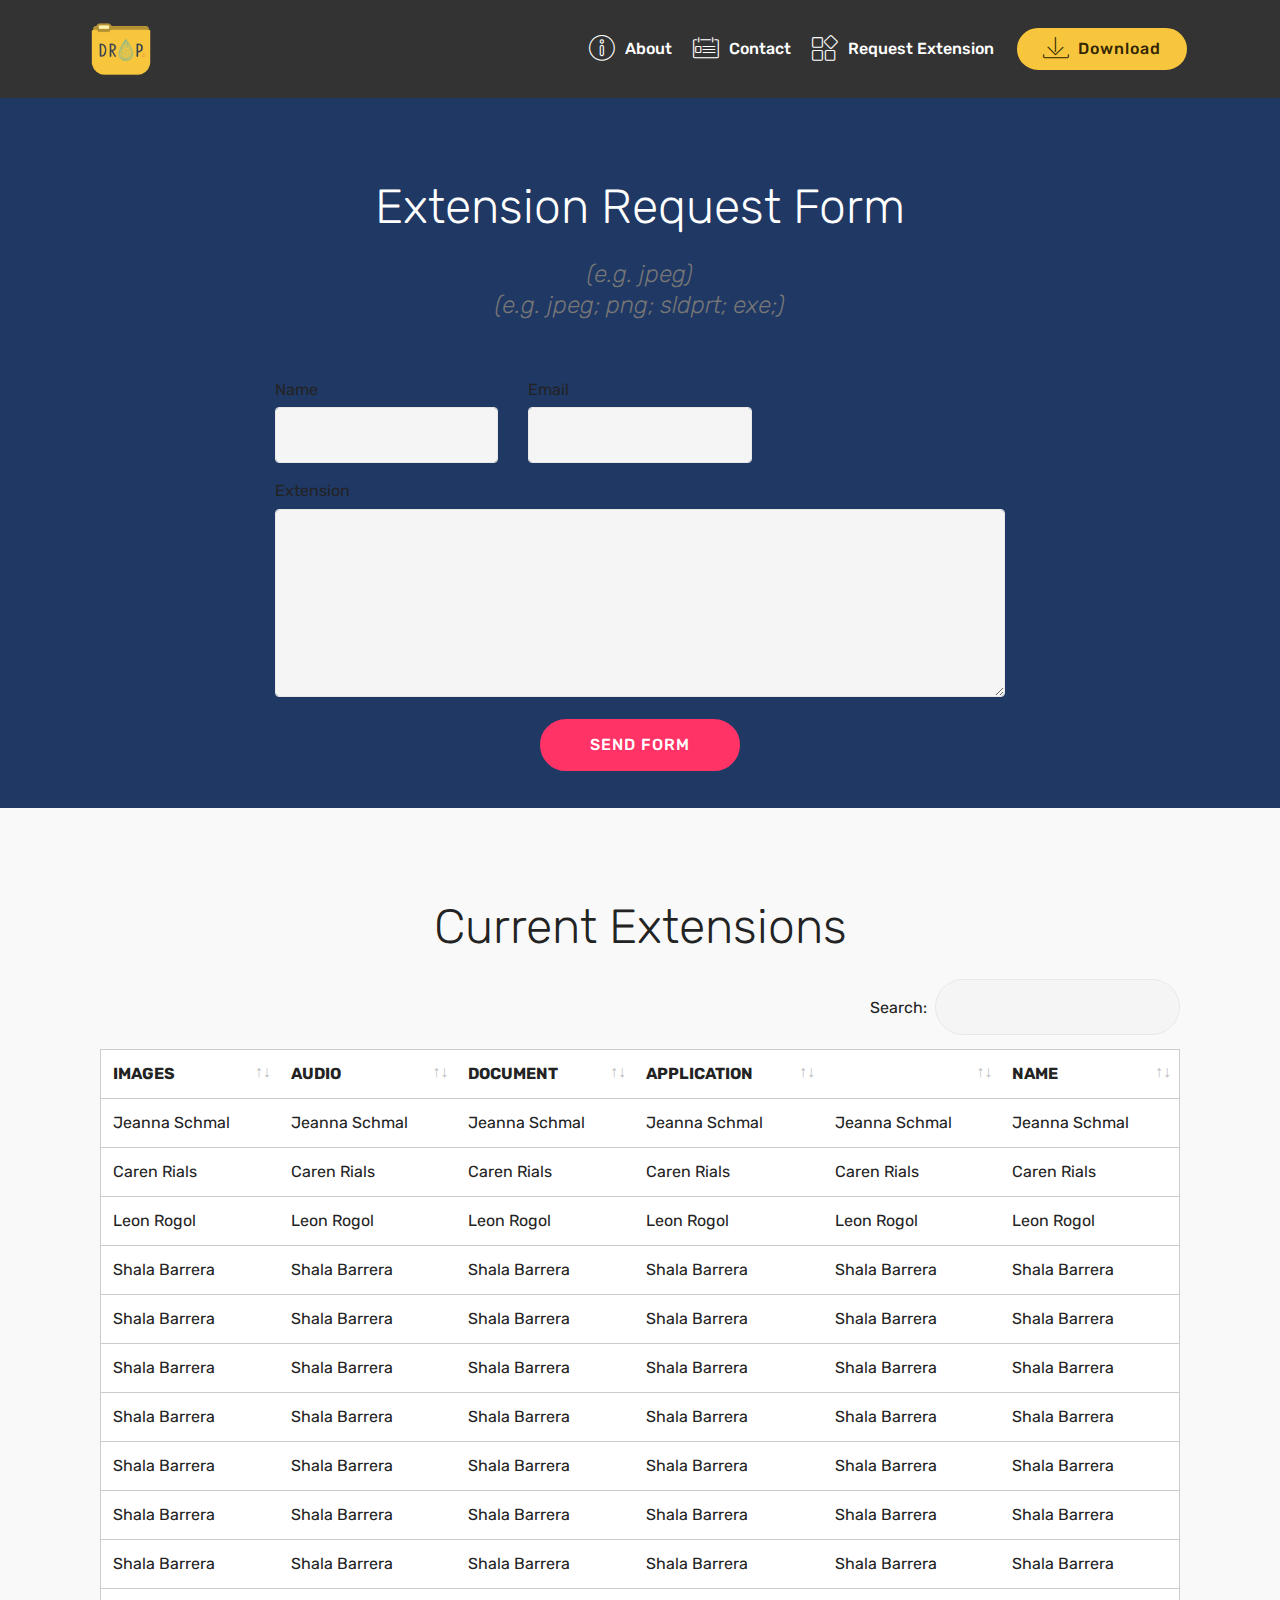
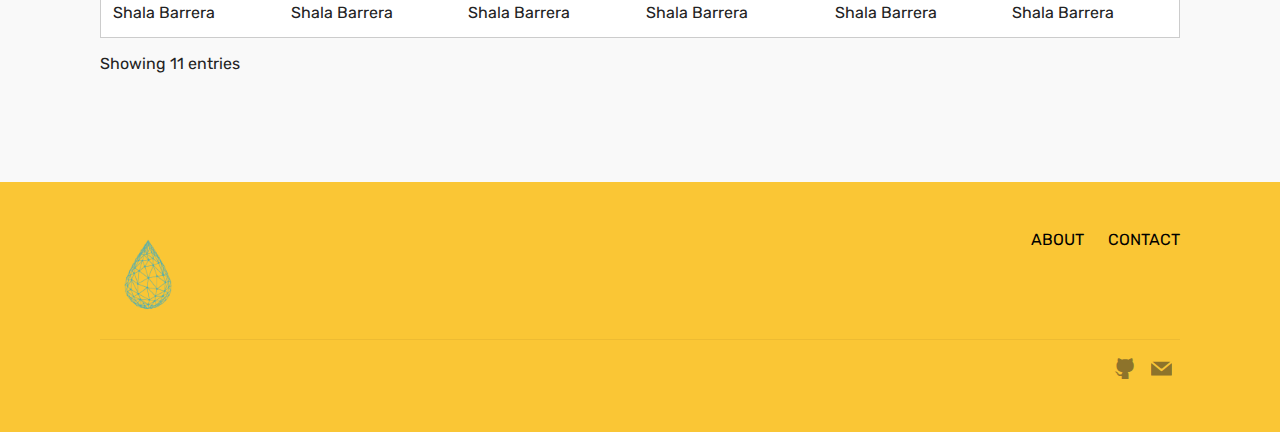
<file: page4.html>
<!DOCTYPE html>
<html  >
<head>
  <!-- Site made with Mobirise Website Builder v4.9.7, https://mobirise.com -->
  <meta charset="UTF-8">
  <meta http-equiv="X-UA-Compatible" content="IE=edge">
  <meta name="generator" content="Mobirise v4.9.7, mobirise.com">
  <meta name="viewport" content="width=device-width, initial-scale=1, minimum-scale=1">
  <link rel="shortcut icon" href="assets/images/logo-128x128.png" type="image/x-icon">
  <meta name="description" content="Web Site Builder Description">
  
  <title>Request Extension</title>
  <link rel="stylesheet" href="assets/web/assets/mobirise-icons/mobirise-icons.css">
  <link rel="stylesheet" href="assets/tether/tether.min.css">
  <link rel="stylesheet" href="assets/bootstrap/css/bootstrap.min.css">
  <link rel="stylesheet" href="assets/bootstrap/css/bootstrap-grid.min.css">
  <link rel="stylesheet" href="assets/bootstrap/css/bootstrap-reboot.min.css">
  <link rel="stylesheet" href="assets/dropdown/css/style.css">
  <link rel="stylesheet" href="assets/datatables/data-tables.bootstrap4.min.css">
  <link rel="stylesheet" href="assets/socicon/css/styles.css">
  <link rel="stylesheet" href="assets/theme/css/style.css">
  <link rel="stylesheet" href="assets/mobirise/css/mbr-additional.css" type="text/css">
  
  
  
</head>
<body>
  <section class="menu cid-roON56CmoL" once="menu" id="menu1-n">

    

    <nav class="navbar navbar-expand beta-menu navbar-dropdown align-items-center navbar-fixed-top navbar-toggleable-sm">
        <button class="navbar-toggler navbar-toggler-right" type="button" data-toggle="collapse" data-target="#navbarSupportedContent" aria-controls="navbarSupportedContent" aria-expanded="false" aria-label="Toggle navigation">
            <div class="hamburger">
                <span></span>
                <span></span>
                <span></span>
                <span></span>
            </div>
        </button>
        <div class="menu-logo">
            <div class="navbar-brand">
                <span class="navbar-logo">
                    <a href="index.html">
                         <img src="assets/images/logo-122x122.png" alt="Mobirise" title="" style="height: 5.1rem;">
                    </a>
                </span>
                <span class="navbar-caption-wrap"><a class="navbar-caption text-white display-4" href="https://mobirise.co"></a></span>
            </div>
        </div>
        <div class="collapse navbar-collapse" id="navbarSupportedContent">
            <ul class="navbar-nav nav-dropdown" data-app-modern-menu="true"><li class="nav-item">
                    <a class="nav-link link text-white display-4" href="page1.html"><span class="mbri-info mbr-iconfont mbr-iconfont-btn"></span>
                        
                        About</a>
                </li>
                <li class="nav-item">
                    <a class="nav-link link text-white display-4" href="page2.html"><span class="mbri-contact-form mbr-iconfont mbr-iconfont-btn"></span>
                        
                        Contact</a>
                </li><li class="nav-item"><a class="nav-link link text-white display-4" href="page4.html"><span class="mbri-extension mbr-iconfont mbr-iconfont-btn"></span>Request Extension</a></li></ul>
            <div class="navbar-buttons mbr-section-btn"><a class="btn btn-sm btn-primary display-4" href="page3.html">
                    <span class="mbri-save mbr-iconfont mbr-iconfont-btn "></span>
                    Download</a></div>
        </div>
    </nav>
</section>

<section class="engine"><a href="https://mobirise.info/v">free html templates</a></section><section class="mbr-section form1 cid-roP02mhWQs" id="form1-q">

    

    
    <div class="container">
        <div class="row justify-content-center">
            <div class="title col-12 col-lg-8">
                <h2 class="mbr-section-title align-center pb-3 mbr-fonts-style display-2">
                    <br>Extension Request Form</h2>
                <h3 class="mbr-section-subtitle align-center mbr-light pb-3 mbr-fonts-style display-5"><em>(e.g. jpeg)<br>(e.g. jpeg; png; sldprt; exe;)</em></h3>
            </div>
        </div>
    </div>
    <div class="container">
        <div class="row justify-content-center">
            <div class="media-container-column col-lg-8" data-form-type="formoid">
                <!---Formbuilder Form--->
                <form action="https://mobirise.com/" method="POST" class="mbr-form form-with-styler" data-form-title="Mobirise Form"><input type="hidden" name="email" data-form-email="true" value="IgHOCwgB2uKy8hCV3GMCkYSztURt4EftUbi/XFn96pzkrr9KstDn0gbN2HgLhroPJOYCcNvv72x/gRy8/6Kclo3k9vsjUtNuqSCXX424ol62X8YnYrtJIalSXNHmhEW9">
                    <div class="row row-sm-offset">
                        <div hidden="hidden" data-form-alert="" class="alert alert-success col-12">Thanks for filling out the form!</div>
                        <div hidden="hidden" data-form-alert-danger="" class="alert alert-danger col-12">
                        </div>
                    </div>
                    <div class="dragArea row row-sm-offset">
                        <div class="col-md-4  form-group" data-for="name">
                            <label for="name-form1-q" class="form-control-label mbr-fonts-style display-7">Name</label>
                            <input type="text" name="name" data-form-field="Name" required="required" class="form-control display-7" id="name-form1-q">
                        </div>
                        <div class="col-md-4  form-group" data-for="email">
                            <label for="email-form1-q" class="form-control-label mbr-fonts-style display-7">Email</label>
                            <input type="email" name="email" data-form-field="Email" required="required" class="form-control display-7" id="email-form1-q">
                        </div>
                        
                        <div data-for="message" class="col-md-12 form-group">
                            <label for="message-form1-q" class="form-control-label mbr-fonts-style display-7">Extension</label>
                            <textarea name="message" data-form-field="Message" class="form-control display-7" id="message-form1-q"></textarea>
                        </div>
                        <div class="col-md-12 input-group-btn align-center"><button type="submit" class="btn btn-form btn-secondary display-4">SEND FORM</button></div>
                    </div>
                </form><!---Formbuilder Form--->
            </div>
        </div>
    </div>
</section>

<section class="section-table cid-roOZGx4Cbr" id="table1-p">

  
  
  <div class="container container-table">
      <h2 class="mbr-section-title mbr-fonts-style align-center pb-3 display-2">Current Extensions</h2>
      
      <div class="table-wrapper">
        <div class="container">
          <div class="row search">
            <div class="col-md-6"></div>
            <div class="col-md-6">
                <div class="dataTables_filter">
                  <label class="searchInfo mbr-fonts-style display-7">Search:</label>
                  <input class="form-control input-sm" disabled="">
                </div>
            </div>
          </div>
        </div>

        <div class="container scroll">
          <table class="table isSearch" cellspacing="0">
            <thead>
              <tr class="table-heads ">
                  
                  
                  
                  
              <th class="head-item mbr-fonts-style display-7">
                      IMAGES</th><th class="head-item mbr-fonts-style display-7">
                      AUDIO</th><th class="head-item mbr-fonts-style display-7">
                      DOCUMENT</th><th class="head-item mbr-fonts-style display-7">
                      APPLICATION</th><th class="head-item mbr-fonts-style display-7"></th><th class="head-item mbr-fonts-style display-7">
                      NAME</th></tr>
            </thead>

            <tbody>
              
              
              
              
            <tr> 
                
                
                
                
              <td class="body-item mbr-fonts-style display-7">Jeanna Schmal</td><td class="body-item mbr-fonts-style display-7">Jeanna Schmal</td><td class="body-item mbr-fonts-style display-7">Jeanna Schmal</td><td class="body-item mbr-fonts-style display-7">Jeanna Schmal</td><td class="body-item mbr-fonts-style display-7">Jeanna Schmal</td><td class="body-item mbr-fonts-style display-7">Jeanna Schmal</td></tr><tr>
                
                
                
                
              <td class="body-item mbr-fonts-style display-7">Caren Rials</td><td class="body-item mbr-fonts-style display-7">Caren Rials</td><td class="body-item mbr-fonts-style display-7">Caren Rials</td><td class="body-item mbr-fonts-style display-7">Caren Rials</td><td class="body-item mbr-fonts-style display-7">Caren Rials</td><td class="body-item mbr-fonts-style display-7">Caren Rials</td></tr><tr>
                
                
                
                
              <td class="body-item mbr-fonts-style display-7">Leon Rogol</td><td class="body-item mbr-fonts-style display-7">Leon Rogol</td><td class="body-item mbr-fonts-style display-7">Leon Rogol</td><td class="body-item mbr-fonts-style display-7">Leon Rogol</td><td class="body-item mbr-fonts-style display-7">Leon Rogol</td><td class="body-item mbr-fonts-style display-7">Leon Rogol</td></tr><tr>
                
                
                
                
              <td class="body-item mbr-fonts-style display-7">Shala Barrera</td><td class="body-item mbr-fonts-style display-7">Shala Barrera</td><td class="body-item mbr-fonts-style display-7">Shala Barrera</td><td class="body-item mbr-fonts-style display-7">Shala Barrera</td><td class="body-item mbr-fonts-style display-7">Shala Barrera</td><td class="body-item mbr-fonts-style display-7">Shala Barrera</td></tr><tr>
                
                
                
                
              <td class="body-item mbr-fonts-style display-7">Shala Barrera</td><td class="body-item mbr-fonts-style display-7">Shala Barrera</td><td class="body-item mbr-fonts-style display-7">Shala Barrera</td><td class="body-item mbr-fonts-style display-7">Shala Barrera</td><td class="body-item mbr-fonts-style display-7">Shala Barrera</td><td class="body-item mbr-fonts-style display-7">Shala Barrera</td></tr><tr>
                
                
                
                
              <td class="body-item mbr-fonts-style display-7">Shala Barrera</td><td class="body-item mbr-fonts-style display-7">Shala Barrera</td><td class="body-item mbr-fonts-style display-7">Shala Barrera</td><td class="body-item mbr-fonts-style display-7">Shala Barrera</td><td class="body-item mbr-fonts-style display-7">Shala Barrera</td><td class="body-item mbr-fonts-style display-7">Shala Barrera</td></tr><tr>
                
                
                
                
              <td class="body-item mbr-fonts-style display-7">Shala Barrera</td><td class="body-item mbr-fonts-style display-7">Shala Barrera</td><td class="body-item mbr-fonts-style display-7">Shala Barrera</td><td class="body-item mbr-fonts-style display-7">Shala Barrera</td><td class="body-item mbr-fonts-style display-7">Shala Barrera</td><td class="body-item mbr-fonts-style display-7">Shala Barrera</td></tr><tr>
                
                
                
                
              <td class="body-item mbr-fonts-style display-7">Shala Barrera</td><td class="body-item mbr-fonts-style display-7">Shala Barrera</td><td class="body-item mbr-fonts-style display-7">Shala Barrera</td><td class="body-item mbr-fonts-style display-7">Shala Barrera</td><td class="body-item mbr-fonts-style display-7">Shala Barrera</td><td class="body-item mbr-fonts-style display-7">Shala Barrera</td></tr><tr>
                
                
                
                
              <td class="body-item mbr-fonts-style display-7">Shala Barrera</td><td class="body-item mbr-fonts-style display-7">Shala Barrera</td><td class="body-item mbr-fonts-style display-7">Shala Barrera</td><td class="body-item mbr-fonts-style display-7">Shala Barrera</td><td class="body-item mbr-fonts-style display-7">Shala Barrera</td><td class="body-item mbr-fonts-style display-7">Shala Barrera</td></tr><tr>
                
                
                
                
              <td class="body-item mbr-fonts-style display-7">Shala Barrera</td><td class="body-item mbr-fonts-style display-7">Shala Barrera</td><td class="body-item mbr-fonts-style display-7">Shala Barrera</td><td class="body-item mbr-fonts-style display-7">Shala Barrera</td><td class="body-item mbr-fonts-style display-7">Shala Barrera</td><td class="body-item mbr-fonts-style display-7">Shala Barrera</td></tr><tr>
                
                
                
                
              <td class="body-item mbr-fonts-style display-7">Shala Barrera</td><td class="body-item mbr-fonts-style display-7">Shala Barrera</td><td class="body-item mbr-fonts-style display-7">Shala Barrera</td><td class="body-item mbr-fonts-style display-7">Shala Barrera</td><td class="body-item mbr-fonts-style display-7">Shala Barrera</td><td class="body-item mbr-fonts-style display-7">Shala Barrera</td></tr></tbody>
          </table>
        </div>
        <div class="container table-info-container">
          <div class="row info">
            <div class="col-md-6">
              <div class="dataTables_info mbr-fonts-style display-7">
                <span class="infoBefore">Showing</span>
                <span class="inactive infoRows"></span>
                <span class="infoAfter">entries</span>
                <span class="infoFilteredBefore">(filtered from</span>
                <span class="inactive infoRows"></span>
                <span class="infoFilteredAfter"> total entries)</span>
              </div>
            </div>
            <div class="col-md-6"></div>
          </div>
        </div>
      </div>
    </div>
</section>

<section class="cid-roP31FmU4L" id="footer5-v">

    

    

    <div class="container">
        <div class="media-container-row">
            <div class="col-md-3">
                <div class="media-wrap">
                    <a href="#top">
                       <img src="assets/images/icon.ico" alt="Mobirise" title="">
                    </a>
                </div>
            </div>
            <div class="col-md-9">
                <p class="mbr-text align-right links mbr-fonts-style display-7">
                    <em><a href="page1.html" class="text-black">ABOUT</a> &nbsp;&nbsp;&nbsp;&nbsp;
<a href="page2.html" class="text-black">CONTACT</a></em></p>
            </div>
        </div>
        <div class="footer-lower">
            <div class="media-container-row">
                <div class="col-md-12">
                    <hr>
                </div>
            </div>
            <div class="media-container-row mbr-white">
                <div class="col-md-6 copyright">
                    <p class="mbr-text mbr-fonts-style display-7"></p>
                </div>
                <div class="col-md-6">
                    <div class="social-list align-right">
                        <div class="soc-item">
                            <a href="https://github.com/jjangsta" target="_blank">
                                <span class="mbr-iconfont mbr-iconfont-social socicon-github socicon"></span>
                            </a>
                        </div>
                        <div class="soc-item">
                            <a href="mailto:jangpeter35@gmail.com">
                                <span class="mbr-iconfont mbr-iconfont-social socicon-mail socicon"></span>
                            </a>
                        </div>
                        
                        
                        
                        
                    </div>
                </div>
            </div>
        </div>
    </div>
</section>


  <script src="assets/web/assets/jquery/jquery.min.js"></script>
  <script src="assets/popper/popper.min.js"></script>
  <script src="assets/tether/tether.min.js"></script>
  <script src="assets/bootstrap/js/bootstrap.min.js"></script>
  <script src="assets/smoothscroll/smooth-scroll.js"></script>
  <script src="assets/dropdown/js/script.min.js"></script>
  <script src="assets/touchswipe/jquery.touch-swipe.min.js"></script>
  <script src="assets/datatables/jquery.data-tables.min.js"></script>
  <script src="assets/datatables/data-tables.bootstrap4.min.js"></script>
  <script src="assets/theme/js/script.js"></script>
  <script src="assets/formoid/formoid.min.js"></script>
  
  
</body>
</html>
</file>
<file: assets/web/assets/mobirise-icons/mobirise-icons.css>
@font-face {
  font-family: 'MobiriseIcons';
  src:  url('mobirise-icons.eot?spat4u');
  src:  url('mobirise-icons.eot?spat4u#iefix') format('embedded-opentype'),
    url('mobirise-icons.ttf?spat4u') format('truetype'),
    url('mobirise-icons.woff?spat4u') format('woff'),
    url('mobirise-icons.svg?spat4u#MobiriseIcons') format('svg');
  font-weight: normal;
  font-style: normal;
}

[class^="mbri-"], [class*=" mbri-"] {
  /* use !important to prevent issues with browser extensions that change fonts */
  font-family: MobiriseIcons !important;
  speak: none;
  font-style: normal;
  font-weight: normal;
  font-variant: normal;
  text-transform: none;
  line-height: 1;

  /* Better Font Rendering =========== */
  -webkit-font-smoothing: antialiased;
  -moz-osx-font-smoothing: grayscale;
}

.mbri-add-submenu:before {
  content: "\e900";
}
.mbri-alert:before {
  content: "\e901";
}
.mbri-align-center:before {
  content: "\e902";
}
.mbri-align-justify:before {
  content: "\e903";
}
.mbri-align-left:before {
  content: "\e904";
}
.mbri-align-right:before {
  content: "\e905";
}
.mbri-android:before {
  content: "\e906";
}
.mbri-apple:before {
  content: "\e907";
}
.mbri-arrow-down:before {
  content: "\e908";
}
.mbri-arrow-next:before {
  content: "\e909";
}
.mbri-arrow-prev:before {
  content: "\e90a";
}
.mbri-arrow-up:before {
  content: "\e90b";
}
.mbri-bold:before {
  content: "\e90c";
}
.mbri-bookmark:before {
  content: "\e90d";
}
.mbri-bootstrap:before {
  content: "\e90e";
}
.mbri-briefcase:before {
  content: "\e90f";
}
.mbri-browse:before {
  content: "\e910";
}
.mbri-bulleted-list:before {
  content: "\e911";
}
.mbri-calendar:before {
  content: "\e912";
}
.mbri-camera:before {
  content: "\e913";
}
.mbri-cart-add:before {
  content: "\e914";
}
.mbri-cart-full:before {
  content: "\e915";
}
.mbri-cash:before {
  content: "\e916";
}
.mbri-change-style:before {
  content: "\e917";
}
.mbri-chat:before {
  content: "\e918";
}
.mbri-clock:before {
  content: "\e919";
}
.mbri-close:before {
  content: "\e91a";
}
.mbri-cloud:before {
  content: "\e91b";
}
.mbri-code:before {
  content: "\e91c";
}
.mbri-contact-form:before {
  content: "\e91d";
}
.mbri-credit-card:before {
  content: "\e91e";
}
.mbri-cursor-click:before {
  content: "\e91f";
}
.mbri-cust-feedback:before {
  content: "\e920";
}
.mbri-database:before {
  content: "\e921";
}
.mbri-delivery:before {
  content: "\e922";
}
.mbri-desktop:before {
  content: "\e923";
}
.mbri-devices:before {
  content: "\e924";
}
.mbri-down:before {
  content: "\e925";
}
.mbri-download:before {
  content: "\e989";
}
.mbri-drag-n-drop:before {
  content: "\e927";
}
.mbri-drag-n-drop2:before {
  content: "\e928";
}
.mbri-edit:before {
  content: "\e929";
}
.mbri-edit2:before {
  content: "\e92a";
}
.mbri-error:before {
  content: "\e92b";
}
.mbri-extension:before {
  content: "\e92c";
}
.mbri-features:before {
  content: "\e92d";
}
.mbri-file:before {
  content: "\e92e";
}
.mbri-flag:before {
  content: "\e92f";
}
.mbri-folder:before {
  content: "\e930";
}
.mbri-gift:before {
  content: "\e931";
}
.mbri-github:before {
  content: "\e932";
}
.mbri-globe:before {
  content: "\e933";
}
.mbri-globe-2:before {
  content: "\e934";
}
.mbri-growing-chart:before {
  content: "\e935";
}
.mbri-hearth:before {
  content: "\e936";
}
.mbri-help:before {
  content: "\e937";
}
.mbri-home:before {
  content: "\e938";
}
.mbri-hot-cup:before {
  content: "\e939";
}
.mbri-idea:before {
  content: "\e93a";
}
.mbri-image-gallery:before {
  content: "\e93b";
}
.mbri-image-slider:before {
  content: "\e93c";
}
.mbri-info:before {
  content: "\e93d";
}
.mbri-italic:before {
  content: "\e93e";
}
.mbri-key:before {
  content: "\e93f";
}
.mbri-laptop:before {
  content: "\e940";
}
.mbri-layers:before {
  content: "\e941";
}
.mbri-left-right:before {
  content: "\e942";
}
.mbri-left:before {
  content: "\e943";
}
.mbri-letter:before {
  content: "\e944";
}
.mbri-like:before {
  content: "\e945";
}
.mbri-link:before {
  content: "\e946";
}
.mbri-lock:before {
  content: "\e947";
}
.mbri-login:before {
  content: "\e948";
}
.mbri-logout:before {
  content: "\e949";
}
.mbri-magic-stick:before {
  content: "\e94a";
}
.mbri-map-pin:before {
  content: "\e94b";
}
.mbri-menu:before {
  content: "\e94c";
}
.mbri-mobile:before {
  content: "\e94d";
}
.mbri-mobile2:before {
  content: "\e94e";
}
.mbri-mobirise:before {
  content: "\e94f";
}
.mbri-more-horizontal:before {
  content: "\e950";
}
.mbri-more-vertical:before {
  content: "\e951";
}
.mbri-music:before {
  content: "\e952";
}
.mbri-new-file:before {
  content: "\e953";
}
.mbri-numbered-list:before {
  content: "\e954";
}
.mbri-opened-folder:before {
  content: "\e955";
}
.mbri-pages:before {
  content: "\e956";
}
.mbri-paper-plane:before {
  content: "\e957";
}
.mbri-paperclip:before {
  content: "\e958";
}
.mbri-photo:before {
  content: "\e959";
}
.mbri-photos:before {
  content: "\e95a";
}
.mbri-pin:before {
  content: "\e95b";
}
.mbri-play:before {
  content: "\e95c";
}
.mbri-plus:before {
  content: "\e95d";
}
.mbri-preview:before {
  content: "\e95e";
}
.mbri-print:before {
  content: "\e95f";
}
.mbri-protect:before {
  content: "\e960";
}
.mbri-question:before {
  content: "\e961";
}
.mbri-quote-left:before {
  content: "\e962";
}
.mbri-quote-right:before {
  content: "\e963";
}
.mbri-refresh:before {
  content: "\e964";
}
.mbri-responsive:before {
  content: "\e965";
}
.mbri-right:before {
  content: "\e966";
}
.mbri-rocket:before {
  content: "\e967";
}
.mbri-sad-face:before {
  content: "\e968";
}
.mbri-sale:before {
  content: "\e969";
}
.mbri-save:before {
  content: "\e96a";
}
.mbri-search:before {
  content: "\e96b";
}
.mbri-setting:before {
  content: "\e96c";
}
.mbri-setting2:before {
  content: "\e96d";
}
.mbri-setting3:before {
  content: "\e96e";
}
.mbri-share:before {
  content: "\e96f";
}
.mbri-shopping-bag:before {
  content: "\e970";
}
.mbri-shopping-basket:before {
  content: "\e971";
}
.mbri-shopping-cart:before {
  content: "\e972";
}
.mbri-sites:before {
  content: "\e973";
}
.mbri-smile-face:before {
  content: "\e974";
}
.mbri-speed:before {
  content: "\e975";
}
.mbri-star:before {
  content: "\e976";
}
.mbri-success:before {
  content: "\e977";
}
.mbri-sun:before {
  content: "\e978";
}
.mbri-sun2:before {
  content: "\e979";
}
.mbri-tablet:before {
  content: "\e97a";
}
.mbri-tablet-vertical:before {
  content: "\e97b";
}
.mbri-target:before {
  content: "\e97c";
}
.mbri-timer:before {
  content: "\e97d";
}
.mbri-to-ftp:before {
  content: "\e97e";
}
.mbri-to-local-drive:before {
  content: "\e97f";
}
.mbri-touch-swipe:before {
  content: "\e980";
}
.mbri-touch:before {
  content: "\e981";
}
.mbri-trash:before {
  content: "\e982";
}
.mbri-underline:before {
  content: "\e983";
}
.mbri-unlink:before {
  content: "\e984";
}
.mbri-unlock:before {
  content: "\e985";
}
.mbri-up-down:before {
  content: "\e986";
}
.mbri-up:before {
  content: "\e987";
}
.mbri-update:before {
  content: "\e988";
}
.mbri-upload:before {
 content: "\e926"; 
}
.mbri-user:before {
  content: "\e98a";
}
.mbri-user2:before {
  content: "\e98b";
}
.mbri-users:before {
  content: "\e98c";
}
.mbri-video:before {
  content: "\e98d";
}
.mbri-video-play:before {
  content: "\e98e";
}
.mbri-watch:before {
  content: "\e98f";
}
.mbri-website-theme:before {
  content: "\e990";
}
.mbri-wifi:before {
  content: "\e991";
}
.mbri-windows:before {
  content: "\e992";
}
.mbri-zoom-out:before {
  content: "\e993";
}
.mbri-redo:before {
  content: "\e994";
}
.mbri-undo:before {
  content: "\e995";
}
</file>
<file: assets/socicon/css/styles.css>
@charset "UTF-8";

@font-face {
  font-family: "socicon";
  src:url("../fonts/socicon.eot");
  src:url("../fonts/socicon.eot?#iefix") format("embedded-opentype"),
    url("../fonts/socicon.woff") format("woff"),
    url("../fonts/socicon.ttf") format("truetype"),
    url("../fonts/socicon.svg#socicon") format("svg");
  font-weight: normal;
  font-style: normal;

}

[data-icon]:before {
  font-family: "socicon" !important;
  content: attr(data-icon);
  font-style: normal !important;
  font-weight: normal !important;
  font-variant: normal !important;
  text-transform: none !important;
  speak: none;
  line-height: 1;
  -webkit-font-smoothing: antialiased;
  -moz-osx-font-smoothing: grayscale;
}

[class^="socicon-"]:before,
[class*=" socicon-"]:before {
  font-family: "socicon" !important;
  font-style: normal !important;
  font-weight: normal !important;
  font-variant: normal !important;
  text-transform: none !important;
  speak: none;
  line-height: 1;
  -webkit-font-smoothing: antialiased;
  -moz-osx-font-smoothing: grayscale;
}

.socicon-modelmayhem:before {
  content: "\e000";
}
.socicon-mixcloud:before {
  content: "\e001";
}
.socicon-drupal:before {
  content: "\e002";
}
.socicon-swarm:before {
  content: "\e003";
}
.socicon-istock:before {
  content: "\e004";
}
.socicon-yammer:before {
  content: "\e005";
}
.socicon-ello:before {
  content: "\e006";
}
.socicon-stackoverflow:before {
  content: "\e007";
}
.socicon-persona:before {
  content: "\e008";
}
.socicon-triplej:before {
  content: "\e009";
}
.socicon-houzz:before {
  content: "\e00a";
}
.socicon-rss:before {
  content: "\e00b";
}
.socicon-paypal:before {
  content: "\e00c";
}
.socicon-odnoklassniki:before {
  content: "\e00d";
}
.socicon-airbnb:before {
  content: "\e00e";
}
.socicon-periscope:before {
  content: "\e00f";
}
.socicon-outlook:before {
  content: "\e010";
}
.socicon-coderwall:before {
  content: "\e011";
}
.socicon-tripadvisor:before {
  content: "\e012";
}
.socicon-appnet:before {
  content: "\e013";
}
.socicon-goodreads:before {
  content: "\e014";
}
.socicon-tripit:before {
  content: "\e015";
}
.socicon-lanyrd:before {
  content: "\e016";
}
.socicon-slideshare:before {
  content: "\e017";
}
.socicon-buffer:before {
  content: "\e018";
}
.socicon-disqus:before {
  content: "\e019";
}
.socicon-vkontakte:before {
  content: "\e01a";
}
.socicon-whatsapp:before {
  content: "\e01b";
}
.socicon-patreon:before {
  content: "\e01c";
}
.socicon-storehouse:before {
  content: "\e01d";
}
.socicon-pocket:before {
  content: "\e01e";
}
.socicon-mail:before {
  content: "\e01f";
}
.socicon-blogger:before {
  content: "\e020";
}
.socicon-technorati:before {
  content: "\e021";
}
.socicon-reddit:before {
  content: "\e022";
}
.socicon-dribbble:before {
  content: "\e023";
}
.socicon-stumbleupon:before {
  content: "\e024";
}
.socicon-digg:before {
  content: "\e025";
}
.socicon-envato:before {
  content: "\e026";
}
.socicon-behance:before {
  content: "\e027";
}
.socicon-delicious:before {
  content: "\e028";
}
.socicon-deviantart:before {
  content: "\e029";
}
.socicon-forrst:before {
  content: "\e02a";
}
.socicon-play:before {
  content: "\e02b";
}
.socicon-zerply:before {
  content: "\e02c";
}
.socicon-wikipedia:before {
  content: "\e02d";
}
.socicon-apple:before {
  content: "\e02e";
}
.socicon-flattr:before {
  content: "\e02f";
}
.socicon-github:before {
  content: "\e030";
}
.socicon-renren:before {
  content: "\e031";
}
.socicon-friendfeed:before {
  content: "\e032";
}
.socicon-newsvine:before {
  content: "\e033";
}
.socicon-identica:before {
  content: "\e034";
}
.socicon-bebo:before {
  content: "\e035";
}
.socicon-zynga:before {
  content: "\e036";
}
.socicon-steam:before {
  content: "\e037";
}
.socicon-xbox:before {
  content: "\e038";
}
.socicon-windows:before {
  content: "\e039";
}
.socicon-qq:before {
  content: "\e03a";
}
.socicon-douban:before {
  content: "\e03b";
}
.socicon-meetup:before {
  content: "\e03c";
}
.socicon-playstation:before {
  content: "\e03d";
}
.socicon-android:before {
  content: "\e03e";
}
.socicon-snapchat:before {
  content: "\e03f";
}
.socicon-twitter:before {
  content: "\e040";
}
.socicon-facebook:before {
  content: "\e041";
}
.socicon-googleplus:before {
  content: "\e042";
}
.socicon-pinterest:before {
  content: "\e043";
}
.socicon-foursquare:before {
  content: "\e044";
}
.socicon-yahoo:before {
  content: "\e045";
}
.socicon-skype:before {
  content: "\e046";
}
.socicon-yelp:before {
  content: "\e047";
}
.socicon-feedburner:before {
  content: "\e048";
}
.socicon-linkedin:before {
  content: "\e049";
}
.socicon-viadeo:before {
  content: "\e04a";
}
.socicon-xing:before {
  content: "\e04b";
}
.socicon-myspace:before {
  content: "\e04c";
}
.socicon-soundcloud:before {
  content: "\e04d";
}
.socicon-spotify:before {
  content: "\e04e";
}
.socicon-grooveshark:before {
  content: "\e04f";
}
.socicon-lastfm:before {
  content: "\e050";
}
.socicon-youtube:before {
  content: "\e051";
}
.socicon-vimeo:before {
  content: "\e052";
}
.socicon-dailymotion:before {
  content: "\e053";
}
.socicon-vine:before {
  content: "\e054";
}
.socicon-flickr:before {
  content: "\e055";
}
.socicon-500px:before {
  content: "\e056";
}
.socicon-wordpress:before {
  content: "\e058";
}
.socicon-tumblr:before {
  content: "\e059";
}
.socicon-twitch:before {
  content: "\e05a";
}
.socicon-8tracks:before {
  content: "\e05b";
}
.socicon-amazon:before {
  content: "\e05c";
}
.socicon-icq:before {
  content: "\e05d";
}
.socicon-smugmug:before {
  content: "\e05e";
}
.socicon-ravelry:before {
  content: "\e05f";
}
.socicon-weibo:before {
  content: "\e060";
}
.socicon-baidu:before {
  content: "\e061";
}
.socicon-angellist:before {
  content: "\e062";
}
.socicon-ebay:before {
  content: "\e063";
}
.socicon-imdb:before {
  content: "\e064";
}
.socicon-stayfriends:before {
  content: "\e065";
}
.socicon-residentadvisor:before {
  content: "\e066";
}
.socicon-google:before {
  content: "\e067";
}
.socicon-yandex:before {
  content: "\e068";
}
.socicon-sharethis:before {
  content: "\e069";
}
.socicon-bandcamp:before {
  content: "\e06a";
}
.socicon-itunes:before {
  content: "\e06b";
}
.socicon-deezer:before {
  content: "\e06c";
}
.socicon-telegram:before {
  content: "\e06e";
}
.socicon-openid:before {
  content: "\e06f";
}
.socicon-amplement:before {
  content: "\e070";
}
.socicon-viber:before {
  content: "\e071";
}
.socicon-zomato:before {
  content: "\e072";
}
.socicon-draugiem:before {
  content: "\e074";
}
.socicon-endomodo:before {
  content: "\e075";
}
.socicon-filmweb:before {
  content: "\e076";
}
.socicon-stackexchange:before {
  content: "\e077";
}
.socicon-wykop:before {
  content: "\e078";
}
.socicon-teamspeak:before {
  content: "\e079";
}
.socicon-teamviewer:before {
  content: "\e07a";
}
.socicon-ventrilo:before {
  content: "\e07b";
}
.socicon-younow:before {
  content: "\e07c";
}
.socicon-raidcall:before {
  content: "\e07d";
}
.socicon-mumble:before {
  content: "\e07e";
}
.socicon-medium:before {
  content: "\e06d";
}
.socicon-bebee:before {
  content: "\e07f";
}
.socicon-hitbox:before {
  content: "\e080";
}
.socicon-reverbnation:before {
  content: "\e081";
}
.socicon-formulr:before {
  content: "\e082";
}
.socicon-instagram:before {
  content: "\e057";
}
.socicon-battlenet:before {
  content: "\e083";
}
.socicon-chrome:before {
  content: "\e084";
}
.socicon-discord:before {
  content: "\e086";
}
.socicon-issuu:before {
  content: "\e087";
}
.socicon-macos:before {
  content: "\e088";
}
.socicon-firefox:before {
  content: "\e089";
}
.socicon-opera:before {
  content: "\e08d";
}
.socicon-keybase:before {
  content: "\e090";
}
.socicon-alliance:before {
  content: "\e091";
}
.socicon-livejournal:before {
  content: "\e092";
}
.socicon-googlephotos:before {
  content: "\e093";
}
.socicon-horde:before {
  content: "\e094";
}
.socicon-etsy:before {
  content: "\e095";
}
.socicon-zapier:before {
  content: "\e096";
}
.socicon-google-scholar:before {
  content: "\e097";
}
.socicon-researchgate:before {
  content: "\e098";
}
.socicon-wechat:before {
  content: "\e099";
}
.socicon-strava:before {
  content: "\e09a";
}
.socicon-line:before {
  content: "\e09b";
}
.socicon-lyft:before {
  content: "\e09c";
}
.socicon-uber:before {
  content: "\e09d";
}
.socicon-songkick:before {
  content: "\e09e";
}
.socicon-viewbug:before {
  content: "\e09f";
}
.socicon-googlegroups:before {
  content: "\e0a0";
}
.socicon-quora:before {
  content: "\e073";
}
.socicon-diablo:before {
  content: "\e085";
}
.socicon-blizzard:before {
  content: "\e0a1";
}
.socicon-hearthstone:before {
  content: "\e08b";
}
.socicon-heroes:before {
  content: "\e08a";
}
.socicon-overwatch:before {
  content: "\e08c";
}
.socicon-warcraft:before {
  content: "\e08e";
}
.socicon-starcraft:before {
  content: "\e08f";
}
.socicon-beam:before {
  content: "\e0a2";
}
.socicon-curse:before {
  content: "\e0a3";
}
.socicon-player:before {
  content: "\e0a4";
}
.socicon-streamjar:before {
  content: "\e0a5";
}
.socicon-nintendo:before {
  content: "\e0a6";
}
.socicon-hellocoton:before {
  content: "\e0a7";
}
</file>
<file: assets/dropdown/css/style.css>
.navbar-dropdown {
  left: 0;
  padding: 0;
  position: absolute;
  right: 0;
  top: 0;
  transition: all 0.45s ease;
  z-index: 1030;
  background: #282828; }
  .navbar-dropdown .navbar-logo {
    margin-right: 0.8rem;
    transition: margin 0.3s ease-in-out;
    vertical-align: middle; }
    .navbar-dropdown .navbar-logo img {
      height: 3.125rem;
      transition: all 0.3s ease-in-out; }
    .navbar-dropdown .navbar-logo.mbr-iconfont {
      font-size: 3.125rem;
      line-height: 3.125rem; }
  .navbar-dropdown .navbar-caption {
    font-weight: 700;
    white-space: normal;
    vertical-align: -4px;
    line-height: 3.125rem !important; }
    .navbar-dropdown .navbar-caption, .navbar-dropdown .navbar-caption:hover {
      color: inherit;
      text-decoration: none; }
  .navbar-dropdown .mbr-iconfont + .navbar-caption {
    vertical-align: -1px; }
  .navbar-dropdown.navbar-fixed-top {
    position: fixed; }
  .navbar-dropdown .navbar-brand span {
    vertical-align: -4px; }
  .navbar-dropdown.bg-color.transparent {
    background: none; }
  .navbar-dropdown.navbar-short .navbar-brand {
    padding: 0.625rem 0; }
    .navbar-dropdown.navbar-short .navbar-brand span {
      vertical-align: -1px; }
  .navbar-dropdown.navbar-short .navbar-caption {
    line-height: 2.375rem !important;
    vertical-align: -2px; }
  .navbar-dropdown.navbar-short .navbar-logo {
    margin-right: 0.5rem; }
    .navbar-dropdown.navbar-short .navbar-logo img {
      height: 2.375rem; }
    .navbar-dropdown.navbar-short .navbar-logo.mbr-iconfont {
      font-size: 2.375rem;
      line-height: 2.375rem; }
  .navbar-dropdown.navbar-short .mbr-table-cell {
    height: 3.625rem; }
  .navbar-dropdown .navbar-close {
    left: 0.6875rem;
    position: fixed;
    top: 0.75rem;
    z-index: 1000; }
  .navbar-dropdown .hamburger-icon {
    content: "";
    display: inline-block;
    vertical-align: middle;
    width: 16px;
    -webkit-box-shadow: 0 -6px 0 1px #282828,0 0 0 1px #282828,0 6px 0 1px #282828;
    -moz-box-shadow: 0 -6px 0 1px #282828,0 0 0 1px #282828,0 6px 0 1px #282828;
    box-shadow: 0 -6px 0 1px #282828,0 0 0 1px #282828,0 6px 0 1px #282828; }

.dropdown-menu .dropdown-toggle[data-toggle="dropdown-submenu"]::after {
  border-bottom: 0.35em solid transparent;
  border-left: 0.35em solid;
  border-right: 0;
  border-top: 0.35em solid transparent;
  margin-left: 0.3rem; }

.dropdown-menu .dropdown-item:focus {
  outline: 0; }

.nav-dropdown {
  font-size: 0.75rem;
  font-weight: 500;
  height: auto !important; }
  .nav-dropdown .nav-btn {
    padding-left: 1rem; }
  .nav-dropdown .link {
    margin: .667em 1.667em;
    font-weight: 500;
    padding: 0;
    transition: color .2s ease-in-out; }
    .nav-dropdown .link.dropdown-toggle {
      margin-right: 2.583em; }
      .nav-dropdown .link.dropdown-toggle::after {
        margin-left: .25rem;
        border-top: 0.35em solid;
        border-right: 0.35em solid transparent;
        border-left: 0.35em solid transparent;
        border-bottom: 0; }
      .nav-dropdown .link.dropdown-toggle[aria-expanded="true"] {
        margin: 0;
        padding: 0.667em 3.263em  0.667em 1.667em; }
  .nav-dropdown .link::after,
  .nav-dropdown .dropdown-item::after {
    color: inherit; }
  .nav-dropdown .btn {
    font-size: 0.75rem;
    font-weight: 700;
    letter-spacing: 0;
    margin-bottom: 0;
    padding-left: 1.25rem;
    padding-right: 1.25rem; }
  .nav-dropdown .dropdown-menu {
    border-radius: 0;
    border: 0;
    left: 0;
    margin: 0;
    padding-bottom: 1.25rem;
    padding-top: 1.25rem;
    position: relative; }
  .nav-dropdown .dropdown-submenu {
    margin-left: 0.125rem;
    top: 0; }
  .nav-dropdown .dropdown-item {
    font-weight: 500;
    line-height: 2;
    padding: 0.3846em 4.615em 0.3846em 1.5385em;
    position: relative;
    transition: color .2s ease-in-out, background-color .2s ease-in-out; }
    .nav-dropdown .dropdown-item::after {
      margin-top: -0.3077em;
      position: absolute;
      right: 1.1538em;
      top: 50%; }
    .nav-dropdown .dropdown-item:focus, .nav-dropdown .dropdown-item:hover {
      background: none; }

@media (max-width: 767px) {
  .nav-dropdown.navbar-toggleable-sm {
    bottom: 0;
    display: none;
    left: 0;
    overflow-x: hidden;
    position: fixed;
    top: 0;
    transform: translateX(-100%);
    -ms-transform: translateX(-100%);
    -webkit-transform: translateX(-100%);
    width: 18.75rem;
    z-index: 999; } }
.nav-dropdown.navbar-toggleable-xl {
  bottom: 0;
  display: none;
  left: 0;
  overflow-x: hidden;
  position: fixed;
  top: 0;
  transform: translateX(-100%);
  -ms-transform: translateX(-100%);
  -webkit-transform: translateX(-100%);
  width: 18.75rem;
  z-index: 999; }

.nav-dropdown-sm {
  display: block !important;
  overflow-x: hidden;
  overflow: auto;
  padding-top: 3.875rem; }
  .nav-dropdown-sm::after {
    content: "";
    display: block;
    height: 3rem;
    width: 100%; }
  .nav-dropdown-sm.collapse.in ~ .navbar-close {
    display: block !important; }
  .nav-dropdown-sm.collapsing, .nav-dropdown-sm.collapse.in {
    transform: translateX(0);
    -ms-transform: translateX(0);
    -webkit-transform: translateX(0);
    transition: all 0.25s ease-out;
    -webkit-transition: all 0.25s ease-out;
    background: #282828; }
  .nav-dropdown-sm.collapsing[aria-expanded="false"] {
    transform: translateX(-100%);
    -ms-transform: translateX(-100%);
    -webkit-transform: translateX(-100%); }
  .nav-dropdown-sm .nav-item {
    display: block;
    margin-left: 0 !important;
    padding-left: 0; }
  .nav-dropdown-sm .link,
  .nav-dropdown-sm .dropdown-item {
    border-top: 1px dotted rgba(255, 255, 255, 0.1);
    font-size: 0.8125rem;
    line-height: 1.6;
    margin: 0 !important;
    padding: 0.875rem 2.4rem 0.875rem 1.5625rem !important;
    position: relative;
    white-space: normal; }
    .nav-dropdown-sm .link:focus, .nav-dropdown-sm .link:hover,
    .nav-dropdown-sm .dropdown-item:focus,
    .nav-dropdown-sm .dropdown-item:hover {
      background: rgba(0, 0, 0, 0.2) !important;
      color: #c0a375; }
  .nav-dropdown-sm .nav-btn {
    position: relative;
    padding: 1.5625rem 1.5625rem 0 1.5625rem; }
    .nav-dropdown-sm .nav-btn::before {
      border-top: 1px dotted rgba(255, 255, 255, 0.1);
      content: "";
      left: 0;
      position: absolute;
      top: 0;
      width: 100%; }
    .nav-dropdown-sm .nav-btn + .nav-btn {
      padding-top: 0.625rem; }
      .nav-dropdown-sm .nav-btn + .nav-btn::before {
        display: none; }
  .nav-dropdown-sm .btn {
    padding: 0.625rem 0; }
  .nav-dropdown-sm .dropdown-toggle[data-toggle="dropdown-submenu"]::after {
    margin-left: .25rem;
    border-top: 0.35em solid;
    border-right: 0.35em solid transparent;
    border-left: 0.35em solid transparent;
    border-bottom: 0; }
  .nav-dropdown-sm .dropdown-toggle[data-toggle="dropdown-submenu"][aria-expanded="true"]::after {
    border-top: 0;
    border-right: 0.35em solid transparent;
    border-left: 0.35em solid transparent;
    border-bottom: 0.35em solid; }
  .nav-dropdown-sm .dropdown-menu {
    margin: 0;
    padding: 0;
    position: relative;
    top: 0;
    left: 0;
    width: 100%;
    border: 0;
    float: none;
    border-radius: 0;
    background: none; }
  .nav-dropdown-sm .dropdown-submenu {
    left: 100%;
    margin-left: 0.125rem;
    margin-top: -1.25rem;
    top: 0; }

.navbar-toggleable-sm .nav-dropdown .dropdown-menu {
  position: absolute; }

.navbar-toggleable-sm .nav-dropdown .dropdown-submenu {
  left: 100%;
  margin-left: 0.125rem;
  margin-top: -1.25rem;
  top: 0; }

.navbar-toggleable-sm.opened .nav-dropdown .dropdown-menu {
  position: relative; }

.navbar-toggleable-sm.opened .nav-dropdown .dropdown-submenu {
  left: 0;
  margin-left: 00rem;
  margin-top: 0rem;
  top: 0; }

.is-builder .nav-dropdown.collapsing {
  transition: none !important; }

/*# sourceMappingURL=style.css.map */
</file>
<file: assets/theme/css/style.css>
/*!
 * Mobirise v4 theme (https://mobirise.com/)
 * Copyright 2017 Mobirise
 */
section {
  background-color: #eeeeee; }

section,
.container,
.container-fluid {
  position: relative;
  word-wrap: break-word; }

a.mbr-iconfont:hover {
  text-decoration: none; }

.article .lead p, .article .lead ul, .article .lead ol, .article .lead pre, .article .lead blockquote {
  margin-bottom: 0; }

a {
  font-style: normal;
  font-weight: 400;
  cursor: pointer; }
  a, a:hover {
    text-decoration: none; }

figure {
  margin-bottom: 0; }

body {
  color: #232323; }

h1, h2, h3, h4, h5, h6,
.h1, .h2, .h3, .h4, .h5, .h6,
.display-1, .display-2, .display-3, .display-4 {
  line-height: 1;
  word-break: break-word;
  word-wrap: break-word; }

b, strong {
  font-weight: bold; }

blockquote {
  padding: 10px 0 10px 20px;
  position: relative;
  border-left: 2px solid;
  border-color: #ff3366; }

input:-webkit-autofill, input:-webkit-autofill:hover, input:-webkit-autofill:focus, input:-webkit-autofill:active {
  transition-delay: 9999s;
  transition-property: background-color, color; }

textarea[type="hidden"] {
  display: none; }

body {
  position: relative; }

section {
  background-position: 50% 50%;
  background-repeat: no-repeat;
  background-size: cover; }
  section .mbr-background-video,
  section .mbr-background-video-preview {
    position: absolute;
    bottom: 0;
    left: 0;
    right: 0;
    top: 0; }

.hidden {
  visibility: hidden; }

.mbr-z-index20 {
  z-index: 20; }

/*! Base colors */
.mbr-white {
  color: #ffffff; }

.mbr-black {
  color: #000000; }

.mbr-bg-white {
  background-color: #ffffff; }

.mbr-bg-black {
  background-color: #000000; }

/*! Text-aligns */
.align-left {
  text-align: left; }

.align-center {
  text-align: center; }

.align-right {
  text-align: right; }

@media (max-width: 767px) {
  .align-left, .align-center, .align-right, .mbr-section-btn, .mbr-section-title {
    text-align: center; } }
/*! Font-weight  */
.mbr-light {
  font-weight: 300; }

.mbr-regular {
  font-weight: 400; }

.mbr-semibold {
  font-weight: 500; }

.mbr-bold {
  font-weight: 700; }

/*! Media  */
.media-size-item {
  -webkit-flex: 1 1 auto;
  -moz-flex: 1 1 auto;
  -ms-flex: 1 1 auto;
  -o-flex: 1 1 auto;
  flex: 1 1 auto; }

.media-content {
  -webkit-flex-basis: 100%;
  flex-basis: 100%; }

.media-container-row {
  display: -ms-flexbox;
  display: -webkit-flex;
  display: flex;
  -webkit-flex-direction: row;
  -ms-flex-direction: row;
  flex-direction: row;
  -webkit-flex-wrap: wrap;
  -ms-flex-wrap: wrap;
  flex-wrap: wrap;
  -webkit-justify-content: center;
  -ms-flex-pack: center;
  justify-content: center;
  -webkit-align-content: center;
  -ms-flex-line-pack: center;
  align-content: center;
  -webkit-align-items: start;
  -ms-flex-align: start;
  align-items: start; }
  .media-container-row .media-size-item {
    width: 400px; }

.media-container-column {
  display: -ms-flexbox;
  display: -webkit-flex;
  display: flex;
  -webkit-flex-direction: column;
  -ms-flex-direction: column;
  flex-direction: column;
  -webkit-flex-wrap: wrap;
  -ms-flex-wrap: wrap;
  flex-wrap: wrap;
  -webkit-justify-content: center;
  -ms-flex-pack: center;
  justify-content: center;
  -webkit-align-content: center;
  -ms-flex-line-pack: center;
  align-content: center;
  -webkit-align-items: stretch;
  -ms-flex-align: stretch;
  align-items: stretch; }
  .media-container-column > * {
    width: 100%; }

@media (min-width: 992px) {
  .media-container-row {
    -webkit-flex-wrap: nowrap;
    -ms-flex-wrap: nowrap;
    flex-wrap: nowrap; } }
figure {
  overflow: hidden; }

figure[mbr-media-size] {
  transition: width 0.1s; }

.mbr-figure img, .mbr-figure iframe {
  display: block;
  width: 100%; }

.card {
  background-color: transparent;
  border: none; }

.card-img {
  text-align: center;
  flex-shrink: 0;
  -webkit-flex-shrink: 0; }

.media {
  max-width: 100%;
  margin: 0 auto; }

.mbr-figure {
  -ms-flex-item-align: center;
  -ms-grid-row-align: center;
  -webkit-align-self: center;
  align-self: center; }

.media-container > div {
  max-width: 100%; }

.mbr-figure img, .card-img img {
  width: 100%; }

@media (max-width: 991px) {
  .media-size-item {
    width: auto !important; }

  .media {
    width: auto; }

  .mbr-figure {
    width: 100% !important; } }
/*! Buttons */
.mbr-section-btn {
  margin-left: -.25rem;
  margin-right: -.25rem;
  font-size: 0; }

nav .mbr-section-btn {
  margin-left: 0rem;
  margin-right: 0rem; }

/*! Btn icon margin */
.btn .mbr-iconfont, .btn.btn-sm .mbr-iconfont {
  cursor: pointer;
  margin-right: 0.5rem; }

.btn.btn-md .mbr-iconfont, .btn.btn-md .mbr-iconfont {
  margin-right: 0.8rem; }

.mbr-regular {
  font-weight: 400; }

.mbr-semibold {
  font-weight: 500; }

.mbr-bold {
  font-weight: 700; }

[type="submit"] {
  -webkit-appearance: none; }

/*! Full-screen */
.mbr-fullscreen .mbr-overlay {
  min-height: 100vh; }

.mbr-fullscreen {
  display: flex;
  display: -webkit-flex;
  display: -moz-flex;
  display: -ms-flex;
  display: -o-flex;
  align-items: center;
  -webkit-align-items: center;
  min-height: 100vh;
  padding-top: 3rem;
  padding-bottom: 3rem; }

/*! Map */
.map {
  height: 25rem;
  position: relative; }
  .map iframe {
    width: 100%;
    height: 100%; }

/* Form */
.form-asterisk {
  font-family: initial;
  position: absolute;
  top: -2px;
  font-weight: normal; }

/*! Scroll to top arrow */
.mbr-arrow-up {
  bottom: 25px;
  right: 90px;
  position: fixed;
  text-align: right;
  z-index: 5000;
  color: #ffffff;
  font-size: 32px;
  transform: rotate(180deg);
  -webkit-transform: rotate(180deg); }

.mbr-arrow-up a {
  background: rgba(0, 0, 0, 0.2);
  border-radius: 3px;
  color: #fff;
  display: inline-block;
  height: 60px;
  width: 60px;
  outline-style: none !important;
  position: relative;
  text-decoration: none;
  transition: all .3s ease-in-out;
  cursor: pointer;
  text-align: center; }
  .mbr-arrow-up a:hover {
    background-color: rgba(0, 0, 0, 0.4); }
  .mbr-arrow-up a i {
    line-height: 60px; }

.mbr-arrow-up-icon {
  display: block;
  color: #fff; }

.mbr-arrow-up-icon::before {
  content: "\203a";
  display: inline-block;
  font-family: serif;
  font-size: 32px;
  line-height: 1;
  font-style: normal;
  position: relative;
  top: 6px;
  left: -4px;
  -webkit-transform: rotate(-90deg);
  transform: rotate(-90deg); }

/*! Arrow Down */
.mbr-arrow {
  position: absolute;
  bottom: 45px;
  left: 50%;
  width: 60px;
  height: 60px;
  cursor: pointer;
  background-color: rgba(80, 80, 80, 0.5);
  border-radius: 50%;
  -webkit-transform: translateX(-50%);
  transform: translateX(-50%); }
  .mbr-arrow > a {
    display: inline-block;
    text-decoration: none;
    outline-style: none;
    -webkit-animation: arrowdown 1.7s ease-in-out infinite;
    animation: arrowdown 1.7s ease-in-out infinite; }
    .mbr-arrow > a > i {
      position: absolute;
      top: -2px;
      left: 15px;
      font-size: 2rem; }

@keyframes arrowdown {
  0% {
    transform: translateY(0px);
    -webkit-transform: translateY(0px); }
  50% {
    transform: translateY(-5px);
    -webkit-transform: translateY(-5px); }
  100% {
    transform: translateY(0px);
    -webkit-transform: translateY(0px); } }
@-webkit-keyframes arrowdown {
  0% {
    transform: translateY(0px);
    -webkit-transform: translateY(0px); }
  50% {
    transform: translateY(-5px);
    -webkit-transform: translateY(-5px); }
  100% {
    transform: translateY(0px);
    -webkit-transform: translateY(0px); } }
@media (max-width: 500px) {
  .mbr-arrow-up {
    left: 50%;
    right: auto;
    transform: translateX(-50%) rotate(180deg);
    -webkit-transform: translateX(-50%) rotate(180deg); } }
/*Gradients animation*/
@keyframes gradient-animation {
  from {
    background-position: 0% 100%;
    animation-timing-function: ease-in-out; }
  to {
    background-position: 100% 0%;
    animation-timing-function: ease-in-out; } }
@-webkit-keyframes gradient-animation {
  from {
    background-position: 0% 100%;
    animation-timing-function: ease-in-out; }
  to {
    background-position: 100% 0%;
    animation-timing-function: ease-in-out; } }
.bg-gradient {
  background-size: 200% 200%;
  animation: gradient-animation 5s infinite alternate;
  -webkit-animation: gradient-animation 5s infinite alternate; }

.menu .navbar-brand {
  display: -webkit-flex; }
  .menu .navbar-brand span {
    display: flex;
    display: -webkit-flex; }
  .menu .navbar-brand .navbar-caption-wrap {
    display: -webkit-flex; }
  .menu .navbar-brand .navbar-logo img {
    display: -webkit-flex; }
@media (min-width: 768px) and (max-width: 991px) {
  .menu .navbar-toggleable-sm .navbar-nav {
    display: -webkit-box;
    display: -webkit-flex;
    display: -ms-flexbox; } }
@media (min-width: 992px) {
  .menu .navbar-nav.nav-dropdown {
    display: -webkit-flex; }
  .menu .navbar-toggleable-sm .navbar-collapse {
    display: -webkit-flex !important; } }
@media (max-width: 767px) {
  .menu .navbar-collapse {
    max-height: 80vh; }
  .menu .dropdown-menu {
    max-height: 60vh; } }

.navbar {
  display: -webkit-flex;
  -webkit-flex-wrap: wrap;
  -webkit-align-items: center;
  -webkit-justify-content: space-between; }

.navbar-collapse {
  -webkit-flex-basis: 100%;
  -webkit-flex-grow: 1;
  -webkit-align-items: center;
  max-height: 93.5vh; }
  .navbar-collapse.show {
    overflow: auto; }

.nav-dropdown .link {
  padding: .667em 1.667em !important;
  margin: 0 !important; }

.nav {
  display: -webkit-flex;
  -webkit-flex-wrap: wrap; }

.row {
  display: -webkit-flex;
  -webkit-flex-wrap: wrap; }

.justify-content-center {
  -webkit-justify-content: center; }

.form-inline {
  display: -webkit-flex;
  -webkit-flex-flow: row wrap;
  -webkit-align-items: center; }

.card-wrapper {
  -webkit-flex: 1; }

.carousel-control {
  z-index: 10;
  display: -webkit-flex;
  -webkit-align-items: center;
  -webkit-justify-content: center; }

.carousel-controls {
  display: -webkit-flex; }

.media {
  display: -webkit-flex; }

.jq-selectbox__select {
  padding: 1.07em .5em;
  position: absolute;
  top: 0;
  left: 0;
  width: 100%; }

.jq-selectbox__dropdown {
  position: absolute;
  top: 100% !important;
  left: 0 !important;
  width: 100% !important; }

.jq-selectbox__trigger-arrow {
  transform: translateY(-50%); }

.jq-selectbox li {
  padding: 1.07em .5em; }

/*# sourceMappingURL=style.css.map */
.engine {
	position: absolute;
	text-indent: -2400px;
	text-align: center;
	padding: 0;
	top: 0;
	left: -2400px;
}
</file>
<file: assets/mobirise/css/mbr-additional.css>
@import url(https://fonts.googleapis.com/css?family=Rubik:300,300i,400,400i,500,500i,700,700i,900,900i);





body {
  font-style: normal;
  line-height: 1.5;
}
.mbr-section-title {
  font-style: normal;
  line-height: 1.2;
}
.mbr-section-subtitle {
  line-height: 1.3;
}
.mbr-text {
  font-style: normal;
  line-height: 1.6;
}
.display-1 {
  font-family: 'Rubik', sans-serif;
  font-size: 4.25rem;
}
.display-1 > .mbr-iconfont {
  font-size: 6.8rem;
}
.display-2 {
  font-family: 'Rubik', sans-serif;
  font-size: 3rem;
}
.display-2 > .mbr-iconfont {
  font-size: 4.8rem;
}
.display-4 {
  font-family: 'Rubik', sans-serif;
  font-size: 1rem;
}
.display-4 > .mbr-iconfont {
  font-size: 1.6rem;
}
.display-5 {
  font-family: 'Rubik', sans-serif;
  font-size: 1.5rem;
}
.display-5 > .mbr-iconfont {
  font-size: 2.4rem;
}
.display-7 {
  font-family: 'Rubik', sans-serif;
  font-size: 1rem;
}
.display-7 > .mbr-iconfont {
  font-size: 1.6rem;
}
/* ---- Fluid typography for mobile devices ---- */
/* 1.4 - font scale ratio ( bootstrap == 1.42857 ) */
/* 100vw - current viewport width */
/* (48 - 20)  48 == 48rem == 768px, 20 == 20rem == 320px(minimal supported viewport) */
/* 0.65 - min scale variable, may vary */
@media (max-width: 768px) {
  .display-1 {
    font-size: 3.4rem;
    font-size: calc( 2.1374999999999997rem + (4.25 - 2.1374999999999997) * ((100vw - 20rem) / (48 - 20)));
    line-height: calc( 1.4 * (2.1374999999999997rem + (4.25 - 2.1374999999999997) * ((100vw - 20rem) / (48 - 20))));
  }
  .display-2 {
    font-size: 2.4rem;
    font-size: calc( 1.7rem + (3 - 1.7) * ((100vw - 20rem) / (48 - 20)));
    line-height: calc( 1.4 * (1.7rem + (3 - 1.7) * ((100vw - 20rem) / (48 - 20))));
  }
  .display-4 {
    font-size: 0.8rem;
    font-size: calc( 1rem + (1 - 1) * ((100vw - 20rem) / (48 - 20)));
    line-height: calc( 1.4 * (1rem + (1 - 1) * ((100vw - 20rem) / (48 - 20))));
  }
  .display-5 {
    font-size: 1.2rem;
    font-size: calc( 1.175rem + (1.5 - 1.175) * ((100vw - 20rem) / (48 - 20)));
    line-height: calc( 1.4 * (1.175rem + (1.5 - 1.175) * ((100vw - 20rem) / (48 - 20))));
  }
}
/* Buttons */
.btn {
  font-weight: 500;
  border-width: 2px;
  font-style: normal;
  letter-spacing: 1px;
  margin: .4rem .8rem;
  white-space: normal;
  -webkit-transition: all 0.3s ease-in-out;
  -moz-transition: all 0.3s ease-in-out;
  transition: all 0.3s ease-in-out;
  display: inline-flex;
  align-items: center;
  justify-content: center;
  word-break: break-word;
  -webkit-align-items: center;
  -webkit-justify-content: center;
  display: -webkit-inline-flex;
  padding: 1rem 3rem;
  border-radius: 3px;
}
.btn-sm {
  font-weight: 500;
  letter-spacing: 1px;
  -webkit-transition: all 0.3s ease-in-out;
  -moz-transition: all 0.3s ease-in-out;
  transition: all 0.3s ease-in-out;
  padding: 0.6rem 1.5rem;
  border-radius: 3px;
}
.btn-md {
  font-weight: 500;
  letter-spacing: 1px;
  margin: .4rem .8rem !important;
  -webkit-transition: all 0.3s ease-in-out;
  -moz-transition: all 0.3s ease-in-out;
  transition: all 0.3s ease-in-out;
  padding: 1rem 3rem;
  border-radius: 3px;
}
.btn-lg {
  font-weight: 500;
  letter-spacing: 1px;
  margin: .4rem .8rem !important;
  -webkit-transition: all 0.3s ease-in-out;
  -moz-transition: all 0.3s ease-in-out;
  transition: all 0.3s ease-in-out;
  padding: 1.2rem 3.2rem;
  border-radius: 3px;
}
.bg-primary {
  background-color: #f7c63d !important;
}
.bg-success {
  background-color: #f7ed4a !important;
}
.bg-info {
  background-color: #82786e !important;
}
.bg-warning {
  background-color: #879a9f !important;
}
.bg-danger {
  background-color: #b1a374 !important;
}
.btn-primary,
.btn-primary:active {
  background-color: #f7c63d !important;
  border-color: #f7c63d !important;
  color: #332602 !important;
}
.btn-primary:hover,
.btn-primary:focus,
.btn-primary.focus,
.btn-primary.active {
  color: #332602 !important;
  background-color: #dea609 !important;
  border-color: #dea609 !important;
}
.btn-primary.disabled,
.btn-primary:disabled {
  color: #332602 !important;
  background-color: #dea609 !important;
  border-color: #dea609 !important;
}
.btn-secondary,
.btn-secondary:active {
  background-color: #ff3366 !important;
  border-color: #ff3366 !important;
  color: #ffffff !important;
}
.btn-secondary:hover,
.btn-secondary:focus,
.btn-secondary.focus,
.btn-secondary.active {
  color: #ffffff !important;
  background-color: #e50039 !important;
  border-color: #e50039 !important;
}
.btn-secondary.disabled,
.btn-secondary:disabled {
  color: #ffffff !important;
  background-color: #e50039 !important;
  border-color: #e50039 !important;
}
.btn-info,
.btn-info:active {
  background-color: #82786e !important;
  border-color: #82786e !important;
  color: #ffffff !important;
}
.btn-info:hover,
.btn-info:focus,
.btn-info.focus,
.btn-info.active {
  color: #ffffff !important;
  background-color: #59524b !important;
  border-color: #59524b !important;
}
.btn-info.disabled,
.btn-info:disabled {
  color: #ffffff !important;
  background-color: #59524b !important;
  border-color: #59524b !important;
}
.btn-success,
.btn-success:active {
  background-color: #f7ed4a !important;
  border-color: #f7ed4a !important;
  color: #3f3c03 !important;
}
.btn-success:hover,
.btn-success:focus,
.btn-success.focus,
.btn-success.active {
  color: #3f3c03 !important;
  background-color: #eadd0a !important;
  border-color: #eadd0a !important;
}
.btn-success.disabled,
.btn-success:disabled {
  color: #3f3c03 !important;
  background-color: #eadd0a !important;
  border-color: #eadd0a !important;
}
.btn-warning,
.btn-warning:active {
  background-color: #879a9f !important;
  border-color: #879a9f !important;
  color: #ffffff !important;
}
.btn-warning:hover,
.btn-warning:focus,
.btn-warning.focus,
.btn-warning.active {
  color: #ffffff !important;
  background-color: #617479 !important;
  border-color: #617479 !important;
}
.btn-warning.disabled,
.btn-warning:disabled {
  color: #ffffff !important;
  background-color: #617479 !important;
  border-color: #617479 !important;
}
.btn-danger,
.btn-danger:active {
  background-color: #b1a374 !important;
  border-color: #b1a374 !important;
  color: #ffffff !important;
}
.btn-danger:hover,
.btn-danger:focus,
.btn-danger.focus,
.btn-danger.active {
  color: #ffffff !important;
  background-color: #8b7d4e !important;
  border-color: #8b7d4e !important;
}
.btn-danger.disabled,
.btn-danger:disabled {
  color: #ffffff !important;
  background-color: #8b7d4e !important;
  border-color: #8b7d4e !important;
}
.btn-white {
  color: #333333 !important;
}
.btn-white,
.btn-white:active {
  background-color: #ffffff !important;
  border-color: #ffffff !important;
  color: #808080 !important;
}
.btn-white:hover,
.btn-white:focus,
.btn-white.focus,
.btn-white.active {
  color: #808080 !important;
  background-color: #d9d9d9 !important;
  border-color: #d9d9d9 !important;
}
.btn-white.disabled,
.btn-white:disabled {
  color: #808080 !important;
  background-color: #d9d9d9 !important;
  border-color: #d9d9d9 !important;
}
.btn-black,
.btn-black:active {
  background-color: #333333 !important;
  border-color: #333333 !important;
  color: #ffffff !important;
}
.btn-black:hover,
.btn-black:focus,
.btn-black.focus,
.btn-black.active {
  color: #ffffff !important;
  background-color: #0d0d0d !important;
  border-color: #0d0d0d !important;
}
.btn-black.disabled,
.btn-black:disabled {
  color: #ffffff !important;
  background-color: #0d0d0d !important;
  border-color: #0d0d0d !important;
}
.btn-primary-outline,
.btn-primary-outline:active {
  background: none;
  border-color: #c69408;
  color: #c69408;
}
.btn-primary-outline:hover,
.btn-primary-outline:focus,
.btn-primary-outline.focus,
.btn-primary-outline.active {
  color: #332602;
  background-color: #f7c63d;
  border-color: #f7c63d;
}
.btn-primary-outline.disabled,
.btn-primary-outline:disabled {
  color: #332602 !important;
  background-color: #f7c63d !important;
  border-color: #f7c63d !important;
}
.btn-secondary-outline,
.btn-secondary-outline:active {
  background: none;
  border-color: #cc0033;
  color: #cc0033;
}
.btn-secondary-outline:hover,
.btn-secondary-outline:focus,
.btn-secondary-outline.focus,
.btn-secondary-outline.active {
  color: #ffffff;
  background-color: #ff3366;
  border-color: #ff3366;
}
.btn-secondary-outline.disabled,
.btn-secondary-outline:disabled {
  color: #ffffff !important;
  background-color: #ff3366 !important;
  border-color: #ff3366 !important;
}
.btn-info-outline,
.btn-info-outline:active {
  background: none;
  border-color: #4b453f;
  color: #4b453f;
}
.btn-info-outline:hover,
.btn-info-outline:focus,
.btn-info-outline.focus,
.btn-info-outline.active {
  color: #ffffff;
  background-color: #82786e;
  border-color: #82786e;
}
.btn-info-outline.disabled,
.btn-info-outline:disabled {
  color: #ffffff !important;
  background-color: #82786e !important;
  border-color: #82786e !important;
}
.btn-success-outline,
.btn-success-outline:active {
  background: none;
  border-color: #d2c609;
  color: #d2c609;
}
.btn-success-outline:hover,
.btn-success-outline:focus,
.btn-success-outline.focus,
.btn-success-outline.active {
  color: #3f3c03;
  background-color: #f7ed4a;
  border-color: #f7ed4a;
}
.btn-success-outline.disabled,
.btn-success-outline:disabled {
  color: #3f3c03 !important;
  background-color: #f7ed4a !important;
  border-color: #f7ed4a !important;
}
.btn-warning-outline,
.btn-warning-outline:active {
  background: none;
  border-color: #55666b;
  color: #55666b;
}
.btn-warning-outline:hover,
.btn-warning-outline:focus,
.btn-warning-outline.focus,
.btn-warning-outline.active {
  color: #ffffff;
  background-color: #879a9f;
  border-color: #879a9f;
}
.btn-warning-outline.disabled,
.btn-warning-outline:disabled {
  color: #ffffff !important;
  background-color: #879a9f !important;
  border-color: #879a9f !important;
}
.btn-danger-outline,
.btn-danger-outline:active {
  background: none;
  border-color: #7a6e45;
  color: #7a6e45;
}
.btn-danger-outline:hover,
.btn-danger-outline:focus,
.btn-danger-outline.focus,
.btn-danger-outline.active {
  color: #ffffff;
  background-color: #b1a374;
  border-color: #b1a374;
}
.btn-danger-outline.disabled,
.btn-danger-outline:disabled {
  color: #ffffff !important;
  background-color: #b1a374 !important;
  border-color: #b1a374 !important;
}
.btn-black-outline,
.btn-black-outline:active {
  background: none;
  border-color: #000000;
  color: #000000;
}
.btn-black-outline:hover,
.btn-black-outline:focus,
.btn-black-outline.focus,
.btn-black-outline.active {
  color: #ffffff;
  background-color: #333333;
  border-color: #333333;
}
.btn-black-outline.disabled,
.btn-black-outline:disabled {
  color: #ffffff !important;
  background-color: #333333 !important;
  border-color: #333333 !important;
}
.btn-white-outline,
.btn-white-outline:active,
.btn-white-outline.active {
  background: none;
  border-color: #ffffff;
  color: #ffffff;
}
.btn-white-outline:hover,
.btn-white-outline:focus,
.btn-white-outline.focus {
  color: #333333;
  background-color: #ffffff;
  border-color: #ffffff;
}
.text-primary {
  color: #f7c63d !important;
}
.text-secondary {
  color: #ff3366 !important;
}
.text-success {
  color: #f7ed4a !important;
}
.text-info {
  color: #82786e !important;
}
.text-warning {
  color: #879a9f !important;
}
.text-danger {
  color: #b1a374 !important;
}
.text-white {
  color: #ffffff !important;
}
.text-black {
  color: #000000 !important;
}
a.text-primary:hover,
a.text-primary:focus {
  color: #c69408 !important;
}
a.text-secondary:hover,
a.text-secondary:focus {
  color: #cc0033 !important;
}
a.text-success:hover,
a.text-success:focus {
  color: #d2c609 !important;
}
a.text-info:hover,
a.text-info:focus {
  color: #4b453f !important;
}
a.text-warning:hover,
a.text-warning:focus {
  color: #55666b !important;
}
a.text-danger:hover,
a.text-danger:focus {
  color: #7a6e45 !important;
}
a.text-white:hover,
a.text-white:focus {
  color: #b3b3b3 !important;
}
a.text-black:hover,
a.text-black:focus {
  color: #4d4d4d !important;
}
.alert-success {
  background-color: #70c770;
}
.alert-info {
  background-color: #82786e;
}
.alert-warning {
  background-color: #879a9f;
}
.alert-danger {
  background-color: #b1a374;
}
.mbr-section-btn a.btn:not(.btn-form) {
  border-radius: 100px;
}
.mbr-section-btn a.btn:not(.btn-form):hover,
.mbr-section-btn a.btn:not(.btn-form):focus {
  box-shadow: none !important;
}
.mbr-section-btn a.btn:not(.btn-form):hover,
.mbr-section-btn a.btn:not(.btn-form):focus {
  box-shadow: 0 10px 40px 0 rgba(0, 0, 0, 0.2) !important;
  -webkit-box-shadow: 0 10px 40px 0 rgba(0, 0, 0, 0.2) !important;
}
.mbr-gallery-filter li a {
  border-radius: 100px !important;
}
.mbr-gallery-filter li.active .btn {
  background-color: #f7c63d;
  border-color: #f7c63d;
  color: #4b3803;
}
.mbr-gallery-filter li.active .btn:focus {
  box-shadow: none;
}
.nav-tabs .nav-link {
  border-radius: 100px !important;
}
.btn-form {
  border-radius: 0;
}
.btn-form:hover {
  cursor: pointer;
}
a,
a:hover {
  color: #f7c63d;
}
.mbr-plan-header.bg-primary .mbr-plan-subtitle,
.mbr-plan-header.bg-primary .mbr-plan-price-desc {
  color: #ffffff;
}
.mbr-plan-header.bg-success .mbr-plan-subtitle,
.mbr-plan-header.bg-success .mbr-plan-price-desc {
  color: #ffffff;
}
.mbr-plan-header.bg-info .mbr-plan-subtitle,
.mbr-plan-header.bg-info .mbr-plan-price-desc {
  color: #beb8b2;
}
.mbr-plan-header.bg-warning .mbr-plan-subtitle,
.mbr-plan-header.bg-warning .mbr-plan-price-desc {
  color: #ced6d8;
}
.mbr-plan-header.bg-danger .mbr-plan-subtitle,
.mbr-plan-header.bg-danger .mbr-plan-price-desc {
  color: #dfd9c6;
}
/* Scroll to top button*/
.scrollToTop_wraper {
  display: none;
}
#scrollToTop a i:before {
  content: '';
  position: absolute;
  height: 40%;
  top: 25%;
  background: #fff;
  width: 2px;
  left: calc(50% - 1px);
}
#scrollToTop a i:after {
  content: '';
  position: absolute;
  display: block;
  border-top: 2px solid #fff;
  border-right: 2px solid #fff;
  width: 40%;
  height: 40%;
  left: 30%;
  bottom: 30%;
  transform: rotate(135deg);
  -webkit-transform: rotate(135deg);
}
/* Others*/
.note-check a[data-value=Rubik] {
  font-style: normal;
}
.mbr-arrow a {
  color: #ffffff;
}
@media (max-width: 767px) {
  .mbr-arrow {
    display: none;
  }
}
.form-control-label {
  position: relative;
  cursor: pointer;
  margin-bottom: .357em;
  padding: 0;
}
.alert {
  color: #ffffff;
  border-radius: 0;
  border: 0;
  font-size: .875rem;
  line-height: 1.5;
  margin-bottom: 1.875rem;
  padding: 1.25rem;
  position: relative;
}
.alert.alert-form::after {
  background-color: inherit;
  bottom: -7px;
  content: "";
  display: block;
  height: 14px;
  left: 50%;
  margin-left: -7px;
  position: absolute;
  transform: rotate(45deg);
  width: 14px;
  -webkit-transform: rotate(45deg);
}
.form-control {
  background-color: #f5f5f5;
  box-shadow: none;
  color: #565656;
  font-family: 'Rubik', sans-serif;
  font-size: 1rem;
  line-height: 1.43;
  min-height: 3.5em;
  padding: 1.07em .5em;
}
.form-control > .mbr-iconfont {
  font-size: 1.6rem;
}
.form-control,
.form-control:focus {
  border: 1px solid #e8e8e8;
}
.form-active .form-control:invalid {
  border-color: red;
}
.mbr-overlay {
  background-color: #000;
  bottom: 0;
  left: 0;
  opacity: .5;
  position: absolute;
  right: 0;
  top: 0;
  z-index: 0;
  pointer-events: none;
}
blockquote {
  font-style: italic;
  padding: 10px 0 10px 20px;
  font-size: 1.09rem;
  position: relative;
  border-color: #f7c63d;
  border-width: 3px;
}
ul,
ol,
pre,
blockquote {
  margin-bottom: 2.3125rem;
}
pre {
  background: #f4f4f4;
  padding: 10px 24px;
  white-space: pre-wrap;
}
.inactive {
  -webkit-user-select: none;
  -moz-user-select: none;
  -ms-user-select: none;
  user-select: none;
  pointer-events: none;
  -webkit-user-drag: none;
  user-drag: none;
}
.mbr-section__comments .row {
  justify-content: center;
  -webkit-justify-content: center;
}
/* Forms */
.mbr-form .btn {
  margin: .4rem 0;
}
.mbr-form .input-group-btn a.btn {
  border-radius: 100px !important;
}
.mbr-form .input-group-btn a.btn:hover {
  box-shadow: 0 10px 40px 0 rgba(0, 0, 0, 0.2);
}
.mbr-form .input-group-btn button[type="submit"] {
  border-radius: 100px !important;
  padding: 1rem 3rem;
}
.mbr-form .input-group-btn button[type="submit"]:hover {
  box-shadow: 0 10px 40px 0 rgba(0, 0, 0, 0.2);
}
.form2 .form-control {
  border-top-left-radius: 100px;
  border-bottom-left-radius: 100px;
}
.form2 .input-group-btn a.btn {
  border-top-left-radius: 0 !important;
  border-bottom-left-radius: 0 !important;
}
.form2 .input-group-btn button[type="submit"] {
  border-top-left-radius: 0 !important;
  border-bottom-left-radius: 0 !important;
}
.form3 input[type="email"] {
  border-radius: 100px !important;
}
@media (max-width: 349px) {
  .form2 input[type="email"] {
    border-radius: 100px !important;
  }
  .form2 .input-group-btn a.btn {
    border-radius: 100px !important;
  }
  .form2 .input-group-btn button[type="submit"] {
    border-radius: 100px !important;
  }
}
@media (max-width: 767px) {
  .btn {
    font-size: .75rem !important;
  }
  .btn .mbr-iconfont {
    font-size: 1rem !important;
  }
}
/* Social block */
.btn-social {
  font-size: 20px;
  border-radius: 50%;
  padding: 0;
  width: 44px;
  height: 44px;
  line-height: 44px;
  text-align: center;
  position: relative;
  border: 2px solid #c0a375;
  border-color: #f7c63d;
  color: #232323;
  cursor: pointer;
}
.btn-social i {
  top: 0;
  line-height: 44px;
  width: 44px;
}
.btn-social:hover {
  color: #fff;
  background: #f7c63d;
}
.btn-social + .btn {
  margin-left: .1rem;
}
/* Footer */
.mbr-footer-content li::before,
.mbr-footer .mbr-contacts li::before {
  background: #f7c63d;
}
.mbr-footer-content li a:hover,
.mbr-footer .mbr-contacts li a:hover {
  color: #f7c63d;
}
.footer3 input[type="email"],
.footer4 input[type="email"] {
  border-radius: 100px !important;
}
.footer3 .input-group-btn a.btn,
.footer4 .input-group-btn a.btn {
  border-radius: 100px !important;
}
.footer3 .input-group-btn button[type="submit"],
.footer4 .input-group-btn button[type="submit"] {
  border-radius: 100px !important;
}
/* Headers*/
.header13 .form-inline input[type="email"],
.header14 .form-inline input[type="email"] {
  border-radius: 100px;
}
.header13 .form-inline input[type="text"],
.header14 .form-inline input[type="text"] {
  border-radius: 100px;
}
.header13 .form-inline input[type="tel"],
.header14 .form-inline input[type="tel"] {
  border-radius: 100px;
}
.header13 .form-inline a.btn,
.header14 .form-inline a.btn {
  border-radius: 100px;
}
.header13 .form-inline button,
.header14 .form-inline button {
  border-radius: 100px !important;
}
.offset-1 {
  margin-left: 8.33333%;
}
.offset-2 {
  margin-left: 16.66667%;
}
.offset-3 {
  margin-left: 25%;
}
.offset-4 {
  margin-left: 33.33333%;
}
.offset-5 {
  margin-left: 41.66667%;
}
.offset-6 {
  margin-left: 50%;
}
.offset-7 {
  margin-left: 58.33333%;
}
.offset-8 {
  margin-left: 66.66667%;
}
.offset-9 {
  margin-left: 75%;
}
.offset-10 {
  margin-left: 83.33333%;
}
.offset-11 {
  margin-left: 91.66667%;
}
@media (min-width: 576px) {
  .offset-sm-0 {
    margin-left: 0%;
  }
  .offset-sm-1 {
    margin-left: 8.33333%;
  }
  .offset-sm-2 {
    margin-left: 16.66667%;
  }
  .offset-sm-3 {
    margin-left: 25%;
  }
  .offset-sm-4 {
    margin-left: 33.33333%;
  }
  .offset-sm-5 {
    margin-left: 41.66667%;
  }
  .offset-sm-6 {
    margin-left: 50%;
  }
  .offset-sm-7 {
    margin-left: 58.33333%;
  }
  .offset-sm-8 {
    margin-left: 66.66667%;
  }
  .offset-sm-9 {
    margin-left: 75%;
  }
  .offset-sm-10 {
    margin-left: 83.33333%;
  }
  .offset-sm-11 {
    margin-left: 91.66667%;
  }
}
@media (min-width: 768px) {
  .offset-md-0 {
    margin-left: 0%;
  }
  .offset-md-1 {
    margin-left: 8.33333%;
  }
  .offset-md-2 {
    margin-left: 16.66667%;
  }
  .offset-md-3 {
    margin-left: 25%;
  }
  .offset-md-4 {
    margin-left: 33.33333%;
  }
  .offset-md-5 {
    margin-left: 41.66667%;
  }
  .offset-md-6 {
    margin-left: 50%;
  }
  .offset-md-7 {
    margin-left: 58.33333%;
  }
  .offset-md-8 {
    margin-left: 66.66667%;
  }
  .offset-md-9 {
    margin-left: 75%;
  }
  .offset-md-10 {
    margin-left: 83.33333%;
  }
  .offset-md-11 {
    margin-left: 91.66667%;
  }
}
@media (min-width: 992px) {
  .offset-lg-0 {
    margin-left: 0%;
  }
  .offset-lg-1 {
    margin-left: 8.33333%;
  }
  .offset-lg-2 {
    margin-left: 16.66667%;
  }
  .offset-lg-3 {
    margin-left: 25%;
  }
  .offset-lg-4 {
    margin-left: 33.33333%;
  }
  .offset-lg-5 {
    margin-left: 41.66667%;
  }
  .offset-lg-6 {
    margin-left: 50%;
  }
  .offset-lg-7 {
    margin-left: 58.33333%;
  }
  .offset-lg-8 {
    margin-left: 66.66667%;
  }
  .offset-lg-9 {
    margin-left: 75%;
  }
  .offset-lg-10 {
    margin-left: 83.33333%;
  }
  .offset-lg-11 {
    margin-left: 91.66667%;
  }
}
@media (min-width: 1200px) {
  .offset-xl-0 {
    margin-left: 0%;
  }
  .offset-xl-1 {
    margin-left: 8.33333%;
  }
  .offset-xl-2 {
    margin-left: 16.66667%;
  }
  .offset-xl-3 {
    margin-left: 25%;
  }
  .offset-xl-4 {
    margin-left: 33.33333%;
  }
  .offset-xl-5 {
    margin-left: 41.66667%;
  }
  .offset-xl-6 {
    margin-left: 50%;
  }
  .offset-xl-7 {
    margin-left: 58.33333%;
  }
  .offset-xl-8 {
    margin-left: 66.66667%;
  }
  .offset-xl-9 {
    margin-left: 75%;
  }
  .offset-xl-10 {
    margin-left: 83.33333%;
  }
  .offset-xl-11 {
    margin-left: 91.66667%;
  }
}
.navbar-toggler {
  -webkit-align-self: flex-start;
  -ms-flex-item-align: start;
  align-self: flex-start;
  padding: 0.25rem 0.75rem;
  font-size: 1.25rem;
  line-height: 1;
  background: transparent;
  border: 1px solid transparent;
  -webkit-border-radius: 0.25rem;
  border-radius: 0.25rem;
}
.navbar-toggler:focus,
.navbar-toggler:hover {
  text-decoration: none;
}
.navbar-toggler-icon {
  display: inline-block;
  width: 1.5em;
  height: 1.5em;
  vertical-align: middle;
  content: "";
  background: no-repeat center center;
  -webkit-background-size: 100% 100%;
  -o-background-size: 100% 100%;
  background-size: 100% 100%;
}
.navbar-toggler-left {
  position: absolute;
  left: 1rem;
}
.navbar-toggler-right {
  position: absolute;
  right: 1rem;
}
@media (max-width: 575px) {
  .navbar-toggleable .navbar-nav .dropdown-menu {
    position: static;
    float: none;
  }
  .navbar-toggleable > .container {
    padding-right: 0;
    padding-left: 0;
  }
}
@media (min-width: 576px) {
  .navbar-toggleable {
    -webkit-box-orient: horizontal;
    -webkit-box-direction: normal;
    -webkit-flex-direction: row;
    -ms-flex-direction: row;
    flex-direction: row;
    -webkit-flex-wrap: nowrap;
    -ms-flex-wrap: nowrap;
    flex-wrap: nowrap;
    -webkit-box-align: center;
    -webkit-align-items: center;
    -ms-flex-align: center;
    align-items: center;
  }
  .navbar-toggleable .navbar-nav {
    -webkit-box-orient: horizontal;
    -webkit-box-direction: normal;
    -webkit-flex-direction: row;
    -ms-flex-direction: row;
    flex-direction: row;
  }
  .navbar-toggleable .navbar-nav .nav-link {
    padding-right: .5rem;
    padding-left: .5rem;
  }
  .navbar-toggleable > .container {
    display: -webkit-box;
    display: -webkit-flex;
    display: -ms-flexbox;
    display: flex;
    -webkit-flex-wrap: nowrap;
    -ms-flex-wrap: nowrap;
    flex-wrap: nowrap;
    -webkit-box-align: center;
    -webkit-align-items: center;
    -ms-flex-align: center;
    align-items: center;
  }
  .navbar-toggleable .navbar-collapse {
    display: -webkit-box !important;
    display: -webkit-flex !important;
    display: -ms-flexbox !important;
    display: flex !important;
    width: 100%;
  }
  .navbar-toggleable .navbar-toggler {
    display: none;
  }
}
@media (max-width: 767px) {
  .navbar-toggleable-sm .navbar-nav .dropdown-menu {
    position: static;
    float: none;
  }
  .navbar-toggleable-sm > .container {
    padding-right: 0;
    padding-left: 0;
  }
}
@media (min-width: 768px) {
  .navbar-toggleable-sm {
    -webkit-box-orient: horizontal;
    -webkit-box-direction: normal;
    -webkit-flex-direction: row;
    -ms-flex-direction: row;
    flex-direction: row;
    -webkit-flex-wrap: nowrap;
    -ms-flex-wrap: nowrap;
    flex-wrap: nowrap;
    -webkit-box-align: center;
    -webkit-align-items: center;
    -ms-flex-align: center;
    align-items: center;
  }
  .navbar-toggleable-sm .navbar-nav {
    -webkit-box-orient: horizontal;
    -webkit-box-direction: normal;
    -webkit-flex-direction: row;
    -ms-flex-direction: row;
    flex-direction: row;
  }
  .navbar-toggleable-sm .navbar-nav .nav-link {
    padding-right: .5rem;
    padding-left: .5rem;
  }
  .navbar-toggleable-sm > .container {
    display: -webkit-box;
    display: -webkit-flex;
    display: -ms-flexbox;
    display: flex;
    -webkit-flex-wrap: nowrap;
    -ms-flex-wrap: nowrap;
    flex-wrap: nowrap;
    -webkit-box-align: center;
    -webkit-align-items: center;
    -ms-flex-align: center;
    align-items: center;
  }
  .navbar-toggleable-sm .navbar-collapse {
    display: none;
    width: 100%;
  }
  .navbar-toggleable-sm .navbar-toggler {
    display: none;
  }
}
@media (max-width: 991px) {
  .navbar-toggleable-md .navbar-nav .dropdown-menu {
    position: static;
    float: none;
  }
  .navbar-toggleable-md > .container {
    padding-right: 0;
    padding-left: 0;
  }
}
@media (min-width: 992px) {
  .navbar-toggleable-md {
    -webkit-box-orient: horizontal;
    -webkit-box-direction: normal;
    -webkit-flex-direction: row;
    -ms-flex-direction: row;
    flex-direction: row;
    -webkit-flex-wrap: nowrap;
    -ms-flex-wrap: nowrap;
    flex-wrap: nowrap;
    -webkit-box-align: center;
    -webkit-align-items: center;
    -ms-flex-align: center;
    align-items: center;
  }
  .navbar-toggleable-md .navbar-nav {
    -webkit-box-orient: horizontal;
    -webkit-box-direction: normal;
    -webkit-flex-direction: row;
    -ms-flex-direction: row;
    flex-direction: row;
  }
  .navbar-toggleable-md .navbar-nav .nav-link {
    padding-right: .5rem;
    padding-left: .5rem;
  }
  .navbar-toggleable-md > .container {
    display: -webkit-box;
    display: -webkit-flex;
    display: -ms-flexbox;
    display: flex;
    -webkit-flex-wrap: nowrap;
    -ms-flex-wrap: nowrap;
    flex-wrap: nowrap;
    -webkit-box-align: center;
    -webkit-align-items: center;
    -ms-flex-align: center;
    align-items: center;
  }
  .navbar-toggleable-md .navbar-collapse {
    display: -webkit-box !important;
    display: -webkit-flex !important;
    display: -ms-flexbox !important;
    display: flex !important;
    width: 100%;
  }
  .navbar-toggleable-md .navbar-toggler {
    display: none;
  }
}
@media (max-width: 1199px) {
  .navbar-toggleable-lg .navbar-nav .dropdown-menu {
    position: static;
    float: none;
  }
  .navbar-toggleable-lg > .container {
    padding-right: 0;
    padding-left: 0;
  }
}
@media (min-width: 1200px) {
  .navbar-toggleable-lg {
    -webkit-box-orient: horizontal;
    -webkit-box-direction: normal;
    -webkit-flex-direction: row;
    -ms-flex-direction: row;
    flex-direction: row;
    -webkit-flex-wrap: nowrap;
    -ms-flex-wrap: nowrap;
    flex-wrap: nowrap;
    -webkit-box-align: center;
    -webkit-align-items: center;
    -ms-flex-align: center;
    align-items: center;
  }
  .navbar-toggleable-lg .navbar-nav {
    -webkit-box-orient: horizontal;
    -webkit-box-direction: normal;
    -webkit-flex-direction: row;
    -ms-flex-direction: row;
    flex-direction: row;
  }
  .navbar-toggleable-lg .navbar-nav .nav-link {
    padding-right: .5rem;
    padding-left: .5rem;
  }
  .navbar-toggleable-lg > .container {
    display: -webkit-box;
    display: -webkit-flex;
    display: -ms-flexbox;
    display: flex;
    -webkit-flex-wrap: nowrap;
    -ms-flex-wrap: nowrap;
    flex-wrap: nowrap;
    -webkit-box-align: center;
    -webkit-align-items: center;
    -ms-flex-align: center;
    align-items: center;
  }
  .navbar-toggleable-lg .navbar-collapse {
    display: -webkit-box !important;
    display: -webkit-flex !important;
    display: -ms-flexbox !important;
    display: flex !important;
    width: 100%;
  }
  .navbar-toggleable-lg .navbar-toggler {
    display: none;
  }
}
.navbar-toggleable-xl {
  -webkit-box-orient: horizontal;
  -webkit-box-direction: normal;
  -webkit-flex-direction: row;
  -ms-flex-direction: row;
  flex-direction: row;
  -webkit-flex-wrap: nowrap;
  -ms-flex-wrap: nowrap;
  flex-wrap: nowrap;
  -webkit-box-align: center;
  -webkit-align-items: center;
  -ms-flex-align: center;
  align-items: center;
}
.navbar-toggleable-xl .navbar-nav .dropdown-menu {
  position: static;
  float: none;
}
.navbar-toggleable-xl > .container {
  padding-right: 0;
  padding-left: 0;
}
.navbar-toggleable-xl .navbar-nav {
  -webkit-box-orient: horizontal;
  -webkit-box-direction: normal;
  -webkit-flex-direction: row;
  -ms-flex-direction: row;
  flex-direction: row;
}
.navbar-toggleable-xl .navbar-nav .nav-link {
  padding-right: .5rem;
  padding-left: .5rem;
}
.navbar-toggleable-xl > .container {
  display: -webkit-box;
  display: -webkit-flex;
  display: -ms-flexbox;
  display: flex;
  -webkit-flex-wrap: nowrap;
  -ms-flex-wrap: nowrap;
  flex-wrap: nowrap;
  -webkit-box-align: center;
  -webkit-align-items: center;
  -ms-flex-align: center;
  align-items: center;
}
.navbar-toggleable-xl .navbar-collapse {
  display: -webkit-box !important;
  display: -webkit-flex !important;
  display: -ms-flexbox !important;
  display: flex !important;
  width: 100%;
}
.navbar-toggleable-xl .navbar-toggler {
  display: none;
}
.card-img {
  width: auto;
}
.menu .navbar.collapsed:not(.beta-menu) {
  flex-direction: column;
  -webkit-flex-direction: column;
}
.carousel-item.active,
.carousel-item-next,
.carousel-item-prev {
  display: -webkit-box;
  display: -webkit-flex;
  display: -ms-flexbox;
  display: flex;
}
.note-air-layout .dropup .dropdown-menu,
.note-air-layout .navbar-fixed-bottom .dropdown .dropdown-menu {
  bottom: initial !important;
}
html,
body {
  height: auto;
  min-height: 100vh;
}
.dropup .dropdown-toggle::after {
  display: none;
}
@media screen and (-ms-high-contrast: active), (-ms-high-contrast: none) {
  .card-wrapper {
    flex: auto!important;
  }
}
.jq-selectbox li:hover,
.jq-selectbox li.selected {
  background-color: #f7c63d;
  color: #000000;
}
.jq-selectbox .jq-selectbox__trigger-arrow {
  border-top-color: contrast(currentColor, #000000, #ffffff, 30%);
}
.jq-selectbox:hover .jq-selectbox__trigger-arrow {
  border-top-color: #f7c63d;
}
.cid-roON56CmoL .navbar {
  padding: .5rem 0;
  background: #333333;
  transition: none;
  min-height: 77px;
}
.cid-roON56CmoL .navbar-dropdown.bg-color.transparent.opened {
  background: #333333;
}
.cid-roON56CmoL a {
  font-style: normal;
}
.cid-roON56CmoL .nav-item span {
  padding-right: 0.4em;
  line-height: 0.5em;
  vertical-align: text-bottom;
  position: relative;
  text-decoration: none;
}
.cid-roON56CmoL .nav-item a {
  display: -webkit-flex;
  align-items: center;
  justify-content: center;
  padding: 0.7rem 0 !important;
  margin: 0rem .65rem !important;
  -webkit-align-items: center;
  -webkit-justify-content: center;
}
.cid-roON56CmoL .nav-item:focus,
.cid-roON56CmoL .nav-link:focus {
  outline: none;
}
.cid-roON56CmoL .btn {
  padding: 0.4rem 1.5rem;
  display: -webkit-inline-flex;
  align-items: center;
  -webkit-align-items: center;
}
.cid-roON56CmoL .btn .mbr-iconfont {
  font-size: 1.6rem;
}
.cid-roON56CmoL .menu-logo {
  margin-right: auto;
}
.cid-roON56CmoL .menu-logo .navbar-brand {
  display: flex;
  margin-left: 5rem;
  padding: 0;
  transition: padding .2s;
  min-height: 3.8rem;
  -webkit-align-items: center;
  align-items: center;
}
.cid-roON56CmoL .menu-logo .navbar-brand .navbar-caption-wrap {
  display: flex;
  -webkit-align-items: center;
  align-items: center;
  word-break: break-word;
  min-width: 7rem;
  margin: .3rem 0;
}
.cid-roON56CmoL .menu-logo .navbar-brand .navbar-caption-wrap .navbar-caption {
  line-height: 1.2rem !important;
  padding-right: 2rem;
}
.cid-roON56CmoL .menu-logo .navbar-brand .navbar-logo {
  font-size: 4rem;
  transition: font-size 0.25s;
}
.cid-roON56CmoL .menu-logo .navbar-brand .navbar-logo img {
  display: flex;
}
.cid-roON56CmoL .menu-logo .navbar-brand .navbar-logo .mbr-iconfont {
  transition: font-size 0.25s;
}
.cid-roON56CmoL .menu-logo .navbar-brand .navbar-logo a {
  display: inline-flex;
}
.cid-roON56CmoL .navbar-toggleable-sm .navbar-collapse {
  justify-content: flex-end;
  -webkit-justify-content: flex-end;
  padding-right: 5rem;
  width: auto;
}
.cid-roON56CmoL .navbar-toggleable-sm .navbar-collapse .navbar-nav {
  flex-wrap: wrap;
  -webkit-flex-wrap: wrap;
  padding-left: 0;
}
.cid-roON56CmoL .navbar-toggleable-sm .navbar-collapse .navbar-nav .nav-item {
  -webkit-align-self: center;
  align-self: center;
}
.cid-roON56CmoL .navbar-toggleable-sm .navbar-collapse .navbar-buttons {
  padding-left: 0;
  padding-bottom: 0;
}
.cid-roON56CmoL .dropdown .dropdown-menu {
  background: #333333;
  display: none;
  position: absolute;
  min-width: 5rem;
  padding-top: 1.4rem;
  padding-bottom: 1.4rem;
  text-align: left;
}
.cid-roON56CmoL .dropdown .dropdown-menu .dropdown-item {
  width: auto;
  padding: 0.235em 1.5385em 0.235em 1.5385em !important;
}
.cid-roON56CmoL .dropdown .dropdown-menu .dropdown-item::after {
  right: 0.5rem;
}
.cid-roON56CmoL .dropdown .dropdown-menu .dropdown-submenu {
  margin: 0;
}
.cid-roON56CmoL .dropdown.open > .dropdown-menu {
  display: block;
}
.cid-roON56CmoL .navbar-toggleable-sm.opened:after {
  position: absolute;
  width: 100vw;
  height: 100vh;
  content: '';
  background-color: rgba(0, 0, 0, 0.1);
  left: 0;
  bottom: 0;
  transform: translateY(100%);
  -webkit-transform: translateY(100%);
  z-index: 1000;
}
.cid-roON56CmoL .navbar.navbar-short {
  min-height: 60px;
  transition: all .2s;
}
.cid-roON56CmoL .navbar.navbar-short .navbar-toggler-right {
  top: 20px;
}
.cid-roON56CmoL .navbar.navbar-short .navbar-logo a {
  font-size: 2.5rem !important;
  line-height: 2.5rem;
  transition: font-size 0.25s;
}
.cid-roON56CmoL .navbar.navbar-short .navbar-logo a .mbr-iconfont {
  font-size: 2.5rem !important;
}
.cid-roON56CmoL .navbar.navbar-short .navbar-logo a img {
  height: 3rem !important;
}
.cid-roON56CmoL .navbar.navbar-short .navbar-brand {
  min-height: 3rem;
}
.cid-roON56CmoL button.navbar-toggler {
  width: 31px;
  height: 18px;
  cursor: pointer;
  transition: all .2s;
  top: 1.5rem;
  right: 1rem;
}
.cid-roON56CmoL button.navbar-toggler:focus {
  outline: none;
}
.cid-roON56CmoL button.navbar-toggler .hamburger span {
  position: absolute;
  right: 0;
  width: 30px;
  height: 2px;
  border-right: 5px;
  background-color: #ffffff;
}
.cid-roON56CmoL button.navbar-toggler .hamburger span:nth-child(1) {
  top: 0;
  transition: all .2s;
}
.cid-roON56CmoL button.navbar-toggler .hamburger span:nth-child(2) {
  top: 8px;
  transition: all .15s;
}
.cid-roON56CmoL button.navbar-toggler .hamburger span:nth-child(3) {
  top: 8px;
  transition: all .15s;
}
.cid-roON56CmoL button.navbar-toggler .hamburger span:nth-child(4) {
  top: 16px;
  transition: all .2s;
}
.cid-roON56CmoL nav.opened .hamburger span:nth-child(1) {
  top: 8px;
  width: 0;
  opacity: 0;
  right: 50%;
  transition: all .2s;
}
.cid-roON56CmoL nav.opened .hamburger span:nth-child(2) {
  -webkit-transform: rotate(45deg);
  transform: rotate(45deg);
  transition: all .25s;
}
.cid-roON56CmoL nav.opened .hamburger span:nth-child(3) {
  -webkit-transform: rotate(-45deg);
  transform: rotate(-45deg);
  transition: all .25s;
}
.cid-roON56CmoL nav.opened .hamburger span:nth-child(4) {
  top: 8px;
  width: 0;
  opacity: 0;
  right: 50%;
  transition: all .2s;
}
.cid-roON56CmoL .collapsed.navbar-expand {
  flex-direction: column;
  -webkit-flex-direction: column;
}
.cid-roON56CmoL .collapsed .btn {
  display: -webkit-flex;
}
.cid-roON56CmoL .collapsed .navbar-collapse {
  display: none !important;
  padding-right: 0 !important;
}
.cid-roON56CmoL .collapsed .navbar-collapse.collapsing,
.cid-roON56CmoL .collapsed .navbar-collapse.show {
  display: block !important;
}
.cid-roON56CmoL .collapsed .navbar-collapse.collapsing .navbar-nav,
.cid-roON56CmoL .collapsed .navbar-collapse.show .navbar-nav {
  display: block;
  text-align: center;
}
.cid-roON56CmoL .collapsed .navbar-collapse.collapsing .navbar-nav .nav-item,
.cid-roON56CmoL .collapsed .navbar-collapse.show .navbar-nav .nav-item {
  clear: both;
}
.cid-roON56CmoL .collapsed .navbar-collapse.collapsing .navbar-buttons,
.cid-roON56CmoL .collapsed .navbar-collapse.show .navbar-buttons {
  text-align: center;
}
.cid-roON56CmoL .collapsed .navbar-collapse.collapsing .navbar-buttons:last-child,
.cid-roON56CmoL .collapsed .navbar-collapse.show .navbar-buttons:last-child {
  margin-bottom: 1rem;
}
@media (min-width: 992px) {
  .cid-roON56CmoL .collapsed:not(.navbar-short) .navbar-collapse {
    max-height: calc(98.5vh - 5rem);
  }
}
.cid-roON56CmoL .collapsed button.navbar-toggler {
  display: block;
}
.cid-roON56CmoL .collapsed .navbar-brand {
  margin-left: 1rem !important;
}
.cid-roON56CmoL .collapsed .navbar-toggleable-sm {
  flex-direction: column;
  -webkit-flex-direction: column;
}
.cid-roON56CmoL .collapsed .dropdown .dropdown-menu {
  width: 100%;
  text-align: center;
  position: relative;
  opacity: 0;
  overflow: hidden;
  display: block;
  height: 0;
  visibility: hidden;
  padding: 0;
  transition-duration: .5s;
  transition-property: opacity,padding,height;
}
.cid-roON56CmoL .collapsed .dropdown.open > .dropdown-menu {
  position: relative;
  opacity: 1;
  height: auto;
  padding: 1.4rem 0;
  visibility: visible;
}
.cid-roON56CmoL .collapsed .dropdown .dropdown-submenu {
  left: 0;
  text-align: center;
  width: 100%;
}
.cid-roON56CmoL .collapsed .dropdown .dropdown-toggle[data-toggle="dropdown-submenu"]::after {
  margin-top: 0;
  position: inherit;
  right: 0;
  top: 50%;
  display: inline-block;
  width: 0;
  height: 0;
  margin-left: .3em;
  vertical-align: middle;
  content: "";
  border-top: .30em solid;
  border-right: .30em solid transparent;
  border-left: .30em solid transparent;
}
@media (max-width: 991px) {
  .cid-roON56CmoL .navbar-expand {
    flex-direction: column;
    -webkit-flex-direction: column;
  }
  .cid-roON56CmoL img {
    height: 3.8rem !important;
  }
  .cid-roON56CmoL .btn {
    display: -webkit-flex;
  }
  .cid-roON56CmoL button.navbar-toggler {
    display: block;
  }
  .cid-roON56CmoL .navbar-brand {
    margin-left: 1rem !important;
  }
  .cid-roON56CmoL .navbar-toggleable-sm {
    flex-direction: column;
    -webkit-flex-direction: column;
  }
  .cid-roON56CmoL .navbar-collapse {
    display: none !important;
    padding-right: 0 !important;
  }
  .cid-roON56CmoL .navbar-collapse.collapsing,
  .cid-roON56CmoL .navbar-collapse.show {
    display: block !important;
  }
  .cid-roON56CmoL .navbar-collapse.collapsing .navbar-nav,
  .cid-roON56CmoL .navbar-collapse.show .navbar-nav {
    display: block;
    text-align: center;
  }
  .cid-roON56CmoL .navbar-collapse.collapsing .navbar-nav .nav-item,
  .cid-roON56CmoL .navbar-collapse.show .navbar-nav .nav-item {
    clear: both;
  }
  .cid-roON56CmoL .navbar-collapse.collapsing .navbar-buttons,
  .cid-roON56CmoL .navbar-collapse.show .navbar-buttons {
    text-align: center;
  }
  .cid-roON56CmoL .navbar-collapse.collapsing .navbar-buttons:last-child,
  .cid-roON56CmoL .navbar-collapse.show .navbar-buttons:last-child {
    margin-bottom: 1rem;
  }
  .cid-roON56CmoL .dropdown .dropdown-menu {
    width: 100%;
    text-align: center;
    position: relative;
    opacity: 0;
    overflow: hidden;
    display: block;
    height: 0;
    visibility: hidden;
    padding: 0;
    transition-duration: .5s;
    transition-property: opacity,padding,height;
  }
  .cid-roON56CmoL .dropdown.open > .dropdown-menu {
    position: relative;
    opacity: 1;
    height: auto;
    padding: 1.4rem 0;
    visibility: visible;
  }
  .cid-roON56CmoL .dropdown .dropdown-submenu {
    left: 0;
    text-align: center;
    width: 100%;
  }
  .cid-roON56CmoL .dropdown .dropdown-toggle[data-toggle="dropdown-submenu"]::after {
    margin-top: 0;
    position: inherit;
    right: 0;
    top: 50%;
    display: inline-block;
    width: 0;
    height: 0;
    margin-left: .3em;
    vertical-align: middle;
    content: "";
    border-top: .30em solid;
    border-right: .30em solid transparent;
    border-left: .30em solid transparent;
  }
}
@media (min-width: 767px) {
  .cid-roON56CmoL .menu-logo {
    flex-shrink: 0;
    -webkit-flex-shrink: 0;
  }
}
.cid-roON56CmoL .navbar-collapse {
  flex-basis: auto;
  -webkit-flex-basis: auto;
}
.cid-roON56CmoL .nav-link:hover,
.cid-roON56CmoL .dropdown-item:hover {
  color: #c1c1c1 !important;
}
.cid-roOOch7aTt {
  padding-top: 120px;
  padding-bottom: 120px;
  background: linear-gradient(45deg, #203864, #203864);
}
.cid-roOOch7aTt H1 {
  color: #ffffff;
}
.cid-roOOch7aTt .mbr-text,
.cid-roOOch7aTt .mbr-section-btn {
  color: #efefef;
}
.cid-roP51pueak {
  background: #203864;
  padding-top: 0px;
  padding-bottom: 30px;
  background: linear-gradient(0deg, #203864, #203864);
}
.cid-roP51pueak .image-block {
  margin: auto;
}
.cid-roP51pueak figcaption {
  position: relative;
}
.cid-roP51pueak figcaption div {
  position: absolute;
  bottom: 0;
  width: 100%;
}
@media (max-width: 768px) {
  .cid-roP51pueak .image-block {
    width: 100% !important;
  }
}
.cid-roORGSaqqS {
  padding-top: 90px;
  padding-bottom: 90px;
  background-color: #fac635;
}
.cid-roORGSaqqS .mbr-text {
  color: #767676;
}
.cid-roORGSaqqS h4 {
  text-align: center;
}
.cid-roORGSaqqS p {
  text-align: center;
}
.cid-roORGSaqqS .card-img span {
  font-size: 96px;
  color: #149dcc;
}
.cid-roP3rWb0el {
  padding-top: 90px;
  padding-bottom: 90px;
  background-color: #203864;
}
.cid-roP3rWb0el .carousel-control {
  background: #000;
}
.cid-roP3rWb0el .mbr-section-subtitle {
  color: #ffffff;
}
.cid-roP3rWb0el .carousel-item {
  -webkit-justify-content: center;
  justify-content: center;
}
.cid-roP3rWb0el .carousel-item .media-container-row {
  -webkit-flex-grow: 1;
  flex-grow: 1;
}
.cid-roP3rWb0el .carousel-item .wrap-img {
  text-align: center;
}
.cid-roP3rWb0el .carousel-item .wrap-img img {
  max-height: 150px;
  width: auto;
  max-width: 100%;
}
.cid-roP3rWb0el .carousel-controls {
  display: flex;
  -webkit-justify-content: center;
  justify-content: center;
}
.cid-roP3rWb0el .carousel-controls .carousel-control {
  background: #000;
  border-radius: 50%;
  position: static;
  width: 40px;
  height: 40px;
  margin-top: 2rem;
  border-width: 1px;
}
.cid-roP3rWb0el .carousel-controls .carousel-control.carousel-control-prev {
  left: auto;
  margin-right: 20px;
  margin-left: 0;
}
.cid-roP3rWb0el .carousel-controls .carousel-control.carousel-control-next {
  right: auto;
  margin-right: 0;
}
.cid-roP3rWb0el .carousel-controls .carousel-control .mbr-iconfont {
  font-size: 1rem;
}
.cid-roP3rWb0el .cloneditem-1,
.cid-roP3rWb0el .cloneditem-2,
.cid-roP3rWb0el .cloneditem-3,
.cid-roP3rWb0el .cloneditem-4,
.cid-roP3rWb0el .cloneditem-5 {
  display: none;
}
.cid-roP3rWb0el .col-lg-15 {
  -webkit-box-flex: 0;
  -ms-flex: 0 0 100%;
  -webkit-flex: 0 0 100%;
  flex: 0 0 100%;
  max-width: 100%;
  position: relative;
  min-height: 1px;
  padding-right: 10px;
  padding-left: 10px;
  width: 100%;
}
@media (min-width: 992px) {
  .cid-roP3rWb0el .col-lg-15 {
    -ms-flex: 0 0 20%;
    -webkit-flex: 0 0 20%;
    flex: 0 0 20%;
    max-width: 20%;
    width: 20%;
  }
  .cid-roP3rWb0el .carousel-inner.slides2 > .carousel-item.active.carousel-item-right,
  .cid-roP3rWb0el .carousel-inner.slides2 > .carousel-item.carousel-item-next {
    left: 0;
    -webkit-transform: translate3d(50%, 0, 0);
    transform: translate3d(50%, 0, 0);
  }
  .cid-roP3rWb0el .carousel-inner.slides2 > .carousel-item.active.carousel-item-left,
  .cid-roP3rWb0el .carousel-inner.slides2 > .carousel-item.carousel-item-prev {
    left: 0;
    -webkit-transform: translate3d(-50%, 0, 0);
    transform: translate3d(-50%, 0, 0);
  }
  .cid-roP3rWb0el .carousel-inner.slides2 > .carousel-item.carousel-item-left,
  .cid-roP3rWb0el .carousel-inner.slides2 > .carousel-item.carousel-item-prev.carousel-item-right,
  .cid-roP3rWb0el .carousel-inner.slides2 > .carousel-item.active {
    left: 0;
    -webkit-transform: translate3d(0, 0, 0);
    transform: translate3d(0, 0, 0);
  }
  .cid-roP3rWb0el .carousel-inner.slides2 .cloneditem-1,
  .cid-roP3rWb0el .carousel-inner.slides2 .cloneditem-2,
  .cid-roP3rWb0el .carousel-inner.slides2 .cloneditem-3 {
    display: block;
  }
  .cid-roP3rWb0el .carousel-inner.slides3 > .carousel-item.active.carousel-item-right,
  .cid-roP3rWb0el .carousel-inner.slides3 > .carousel-item.carousel-item-next {
    left: 0;
    -webkit-transform: translate3d(33.333333%, 0, 0);
    transform: translate3d(33.333333%, 0, 0);
  }
  .cid-roP3rWb0el .carousel-inner.slides3 > .carousel-item.active.carousel-item-left,
  .cid-roP3rWb0el .carousel-inner.slides3 > .carousel-item.carousel-item-prev {
    left: 0;
    -webkit-transform: translate3d(-33.333333%, 0, 0);
    transform: translate3d(-33.333333%, 0, 0);
  }
  .cid-roP3rWb0el .carousel-inner.slides3 > .carousel-item.carousel-item-left,
  .cid-roP3rWb0el .carousel-inner.slides3 > .carousel-item.carousel-item-prev.carousel-item-right,
  .cid-roP3rWb0el .carousel-inner.slides3 > .carousel-item.active {
    left: 0;
    -webkit-transform: translate3d(0, 0, 0);
    transform: translate3d(0, 0, 0);
  }
  .cid-roP3rWb0el .carousel-inner.slides3 .cloneditem-1,
  .cid-roP3rWb0el .carousel-inner.slides3 .cloneditem-2,
  .cid-roP3rWb0el .carousel-inner.slides3 .cloneditem-3 {
    display: block;
  }
  .cid-roP3rWb0el .carousel-inner.slides4 > .carousel-item.active.carousel-item-right,
  .cid-roP3rWb0el .carousel-inner.slides4 > .carousel-item.carousel-item-next {
    left: 0;
    -webkit-transform: translate3d(25%, 0, 0);
    transform: translate3d(25%, 0, 0);
  }
  .cid-roP3rWb0el .carousel-inner.slides4 > .carousel-item.active.carousel-item-left,
  .cid-roP3rWb0el .carousel-inner.slides4 > .carousel-item.carousel-item-prev {
    left: 0;
    -webkit-transform: translate3d(-25%, 0, 0);
    transform: translate3d(-25%, 0, 0);
  }
  .cid-roP3rWb0el .carousel-inner.slides4 > .carousel-item.carousel-item-left,
  .cid-roP3rWb0el .carousel-inner.slides4 > .carousel-item.carousel-item-prev.carousel-item-right,
  .cid-roP3rWb0el .carousel-inner.slides4 > .carousel-item.active {
    left: 0;
    -webkit-transform: translate3d(0, 0, 0);
    transform: translate3d(0, 0, 0);
  }
  .cid-roP3rWb0el .carousel-inner.slides4 .cloneditem-1,
  .cid-roP3rWb0el .carousel-inner.slides4 .cloneditem-2,
  .cid-roP3rWb0el .carousel-inner.slides4 .cloneditem-3 {
    display: block;
  }
  .cid-roP3rWb0el .carousel-inner.slides5 > .carousel-item.active.carousel-item-right,
  .cid-roP3rWb0el .carousel-inner.slides5 > .carousel-item.carousel-item-next {
    left: 0;
    -webkit-transform: translate3d(20%, 0, 0);
    transform: translate3d(20%, 0, 0);
  }
  .cid-roP3rWb0el .carousel-inner.slides5 > .carousel-item.active.carousel-item-left,
  .cid-roP3rWb0el .carousel-inner.slides5 > .carousel-item.carousel-item-prev {
    left: 0;
    -webkit-transform: translate3d(-20%, 0, 0);
    transform: translate3d(-20%, 0, 0);
  }
  .cid-roP3rWb0el .carousel-inner.slides5 > .carousel-item.carousel-item-left,
  .cid-roP3rWb0el .carousel-inner.slides5 > .carousel-item.carousel-item-prev.carousel-item-right,
  .cid-roP3rWb0el .carousel-inner.slides5 > .carousel-item.active {
    left: 0;
    -webkit-transform: translate3d(0, 0, 0);
    transform: translate3d(0, 0, 0);
  }
  .cid-roP3rWb0el .carousel-inner.slides5 .cloneditem-1,
  .cid-roP3rWb0el .carousel-inner.slides5 .cloneditem-2,
  .cid-roP3rWb0el .carousel-inner.slides5 .cloneditem-3,
  .cid-roP3rWb0el .carousel-inner.slides5 .cloneditem-4 {
    display: block;
  }
  .cid-roP3rWb0el .carousel-inner.slides6 > .carousel-item.active.carousel-item-right,
  .cid-roP3rWb0el .carousel-inner.slides6 > .carousel-item.carousel-item-next {
    left: 0;
    -webkit-transform: translate3d(16.666667%, 0, 0);
    transform: translate3d(16.666667%, 0, 0);
  }
  .cid-roP3rWb0el .carousel-inner.slides6 > .carousel-item.active.carousel-item-left,
  .cid-roP3rWb0el .carousel-inner.slides6 > .carousel-item.carousel-item-prev {
    left: 0;
    -webkit-transform: translate3d(-16.666667%, 0, 0);
    transform: translate3d(-16.666667%, 0, 0);
  }
  .cid-roP3rWb0el .carousel-inner.slides6 > .carousel-item.carousel-item-left,
  .cid-roP3rWb0el .carousel-inner.slides6 > .carousel-item.carousel-item-prev.carousel-item-right,
  .cid-roP3rWb0el .carousel-inner.slides6 > .carousel-item.active {
    left: 0;
    -webkit-transform: translate3d(0, 0, 0);
    transform: translate3d(0, 0, 0);
  }
  .cid-roP3rWb0el .carousel-inner.slides6 .cloneditem-1,
  .cid-roP3rWb0el .carousel-inner.slides6 .cloneditem-2,
  .cid-roP3rWb0el .carousel-inner.slides6 .cloneditem-3,
  .cid-roP3rWb0el .carousel-inner.slides6 .cloneditem-4,
  .cid-roP3rWb0el .carousel-inner.slides6 .cloneditem-5 {
    display: block;
  }
}
.cid-roP3rWb0el H2 {
  color: #ffffff;
}
.cid-roP2Gk9Bsn {
  padding-top: 45px;
  padding-bottom: 45px;
  background-color: #fac635;
}
@media (max-width: 767px) {
  .cid-roP2Gk9Bsn .media-wrap {
    margin-bottom: 1rem;
    text-align: center;
  }
}
.cid-roP2Gk9Bsn .media-wrap .mbr-iconfont-logo {
  font-size: 7rem;
  color: #f36;
}
.cid-roP2Gk9Bsn .media-wrap img {
  height: 6rem;
}
.cid-roP2Gk9Bsn .mbr-text {
  color: #767676;
}
@media (max-width: 767px) {
  .cid-roP2Gk9Bsn .footer-lower .copyright {
    margin-bottom: 1rem;
    text-align: center;
  }
}
.cid-roP2Gk9Bsn .footer-lower hr {
  margin: 1rem 0;
  border-color: #000;
  opacity: .05;
}
.cid-roP2Gk9Bsn .footer-lower .social-list {
  padding-left: 0;
  margin-bottom: 0;
  list-style: none;
  display: flex;
  -webkit-flex-wrap: wrap;
  flex-wrap: wrap;
  -webkit-justify-content: flex-end;
  justify-content: flex-end;
}
.cid-roP2Gk9Bsn .footer-lower .social-list .mbr-iconfont-social {
  font-size: 1.3rem;
  color: #232323;
}
.cid-roP2Gk9Bsn .footer-lower .social-list .soc-item {
  margin: 0 .5rem;
}
.cid-roP2Gk9Bsn .footer-lower .social-list a {
  margin: 0;
  opacity: .5;
  -webkit-transition: .2s linear;
  transition: .2s linear;
}
.cid-roP2Gk9Bsn .footer-lower .social-list a:hover {
  opacity: 1;
}
@media (max-width: 767px) {
  .cid-roP2Gk9Bsn .footer-lower .social-list {
    -webkit-justify-content: center;
    justify-content: center;
  }
}
.cid-roON56CmoL .navbar {
  padding: .5rem 0;
  background: #333333;
  transition: none;
  min-height: 77px;
}
.cid-roON56CmoL .navbar-dropdown.bg-color.transparent.opened {
  background: #333333;
}
.cid-roON56CmoL a {
  font-style: normal;
}
.cid-roON56CmoL .nav-item span {
  padding-right: 0.4em;
  line-height: 0.5em;
  vertical-align: text-bottom;
  position: relative;
  text-decoration: none;
}
.cid-roON56CmoL .nav-item a {
  display: -webkit-flex;
  align-items: center;
  justify-content: center;
  padding: 0.7rem 0 !important;
  margin: 0rem .65rem !important;
  -webkit-align-items: center;
  -webkit-justify-content: center;
}
.cid-roON56CmoL .nav-item:focus,
.cid-roON56CmoL .nav-link:focus {
  outline: none;
}
.cid-roON56CmoL .btn {
  padding: 0.4rem 1.5rem;
  display: -webkit-inline-flex;
  align-items: center;
  -webkit-align-items: center;
}
.cid-roON56CmoL .btn .mbr-iconfont {
  font-size: 1.6rem;
}
.cid-roON56CmoL .menu-logo {
  margin-right: auto;
}
.cid-roON56CmoL .menu-logo .navbar-brand {
  display: flex;
  margin-left: 5rem;
  padding: 0;
  transition: padding .2s;
  min-height: 3.8rem;
  -webkit-align-items: center;
  align-items: center;
}
.cid-roON56CmoL .menu-logo .navbar-brand .navbar-caption-wrap {
  display: flex;
  -webkit-align-items: center;
  align-items: center;
  word-break: break-word;
  min-width: 7rem;
  margin: .3rem 0;
}
.cid-roON56CmoL .menu-logo .navbar-brand .navbar-caption-wrap .navbar-caption {
  line-height: 1.2rem !important;
  padding-right: 2rem;
}
.cid-roON56CmoL .menu-logo .navbar-brand .navbar-logo {
  font-size: 4rem;
  transition: font-size 0.25s;
}
.cid-roON56CmoL .menu-logo .navbar-brand .navbar-logo img {
  display: flex;
}
.cid-roON56CmoL .menu-logo .navbar-brand .navbar-logo .mbr-iconfont {
  transition: font-size 0.25s;
}
.cid-roON56CmoL .menu-logo .navbar-brand .navbar-logo a {
  display: inline-flex;
}
.cid-roON56CmoL .navbar-toggleable-sm .navbar-collapse {
  justify-content: flex-end;
  -webkit-justify-content: flex-end;
  padding-right: 5rem;
  width: auto;
}
.cid-roON56CmoL .navbar-toggleable-sm .navbar-collapse .navbar-nav {
  flex-wrap: wrap;
  -webkit-flex-wrap: wrap;
  padding-left: 0;
}
.cid-roON56CmoL .navbar-toggleable-sm .navbar-collapse .navbar-nav .nav-item {
  -webkit-align-self: center;
  align-self: center;
}
.cid-roON56CmoL .navbar-toggleable-sm .navbar-collapse .navbar-buttons {
  padding-left: 0;
  padding-bottom: 0;
}
.cid-roON56CmoL .dropdown .dropdown-menu {
  background: #333333;
  display: none;
  position: absolute;
  min-width: 5rem;
  padding-top: 1.4rem;
  padding-bottom: 1.4rem;
  text-align: left;
}
.cid-roON56CmoL .dropdown .dropdown-menu .dropdown-item {
  width: auto;
  padding: 0.235em 1.5385em 0.235em 1.5385em !important;
}
.cid-roON56CmoL .dropdown .dropdown-menu .dropdown-item::after {
  right: 0.5rem;
}
.cid-roON56CmoL .dropdown .dropdown-menu .dropdown-submenu {
  margin: 0;
}
.cid-roON56CmoL .dropdown.open > .dropdown-menu {
  display: block;
}
.cid-roON56CmoL .navbar-toggleable-sm.opened:after {
  position: absolute;
  width: 100vw;
  height: 100vh;
  content: '';
  background-color: rgba(0, 0, 0, 0.1);
  left: 0;
  bottom: 0;
  transform: translateY(100%);
  -webkit-transform: translateY(100%);
  z-index: 1000;
}
.cid-roON56CmoL .navbar.navbar-short {
  min-height: 60px;
  transition: all .2s;
}
.cid-roON56CmoL .navbar.navbar-short .navbar-toggler-right {
  top: 20px;
}
.cid-roON56CmoL .navbar.navbar-short .navbar-logo a {
  font-size: 2.5rem !important;
  line-height: 2.5rem;
  transition: font-size 0.25s;
}
.cid-roON56CmoL .navbar.navbar-short .navbar-logo a .mbr-iconfont {
  font-size: 2.5rem !important;
}
.cid-roON56CmoL .navbar.navbar-short .navbar-logo a img {
  height: 3rem !important;
}
.cid-roON56CmoL .navbar.navbar-short .navbar-brand {
  min-height: 3rem;
}
.cid-roON56CmoL button.navbar-toggler {
  width: 31px;
  height: 18px;
  cursor: pointer;
  transition: all .2s;
  top: 1.5rem;
  right: 1rem;
}
.cid-roON56CmoL button.navbar-toggler:focus {
  outline: none;
}
.cid-roON56CmoL button.navbar-toggler .hamburger span {
  position: absolute;
  right: 0;
  width: 30px;
  height: 2px;
  border-right: 5px;
  background-color: #ffffff;
}
.cid-roON56CmoL button.navbar-toggler .hamburger span:nth-child(1) {
  top: 0;
  transition: all .2s;
}
.cid-roON56CmoL button.navbar-toggler .hamburger span:nth-child(2) {
  top: 8px;
  transition: all .15s;
}
.cid-roON56CmoL button.navbar-toggler .hamburger span:nth-child(3) {
  top: 8px;
  transition: all .15s;
}
.cid-roON56CmoL button.navbar-toggler .hamburger span:nth-child(4) {
  top: 16px;
  transition: all .2s;
}
.cid-roON56CmoL nav.opened .hamburger span:nth-child(1) {
  top: 8px;
  width: 0;
  opacity: 0;
  right: 50%;
  transition: all .2s;
}
.cid-roON56CmoL nav.opened .hamburger span:nth-child(2) {
  -webkit-transform: rotate(45deg);
  transform: rotate(45deg);
  transition: all .25s;
}
.cid-roON56CmoL nav.opened .hamburger span:nth-child(3) {
  -webkit-transform: rotate(-45deg);
  transform: rotate(-45deg);
  transition: all .25s;
}
.cid-roON56CmoL nav.opened .hamburger span:nth-child(4) {
  top: 8px;
  width: 0;
  opacity: 0;
  right: 50%;
  transition: all .2s;
}
.cid-roON56CmoL .collapsed.navbar-expand {
  flex-direction: column;
  -webkit-flex-direction: column;
}
.cid-roON56CmoL .collapsed .btn {
  display: -webkit-flex;
}
.cid-roON56CmoL .collapsed .navbar-collapse {
  display: none !important;
  padding-right: 0 !important;
}
.cid-roON56CmoL .collapsed .navbar-collapse.collapsing,
.cid-roON56CmoL .collapsed .navbar-collapse.show {
  display: block !important;
}
.cid-roON56CmoL .collapsed .navbar-collapse.collapsing .navbar-nav,
.cid-roON56CmoL .collapsed .navbar-collapse.show .navbar-nav {
  display: block;
  text-align: center;
}
.cid-roON56CmoL .collapsed .navbar-collapse.collapsing .navbar-nav .nav-item,
.cid-roON56CmoL .collapsed .navbar-collapse.show .navbar-nav .nav-item {
  clear: both;
}
.cid-roON56CmoL .collapsed .navbar-collapse.collapsing .navbar-buttons,
.cid-roON56CmoL .collapsed .navbar-collapse.show .navbar-buttons {
  text-align: center;
}
.cid-roON56CmoL .collapsed .navbar-collapse.collapsing .navbar-buttons:last-child,
.cid-roON56CmoL .collapsed .navbar-collapse.show .navbar-buttons:last-child {
  margin-bottom: 1rem;
}
@media (min-width: 992px) {
  .cid-roON56CmoL .collapsed:not(.navbar-short) .navbar-collapse {
    max-height: calc(98.5vh - 5.1rem);
  }
}
.cid-roON56CmoL .collapsed button.navbar-toggler {
  display: block;
}
.cid-roON56CmoL .collapsed .navbar-brand {
  margin-left: 1rem !important;
}
.cid-roON56CmoL .collapsed .navbar-toggleable-sm {
  flex-direction: column;
  -webkit-flex-direction: column;
}
.cid-roON56CmoL .collapsed .dropdown .dropdown-menu {
  width: 100%;
  text-align: center;
  position: relative;
  opacity: 0;
  overflow: hidden;
  display: block;
  height: 0;
  visibility: hidden;
  padding: 0;
  transition-duration: .5s;
  transition-property: opacity,padding,height;
}
.cid-roON56CmoL .collapsed .dropdown.open > .dropdown-menu {
  position: relative;
  opacity: 1;
  height: auto;
  padding: 1.4rem 0;
  visibility: visible;
}
.cid-roON56CmoL .collapsed .dropdown .dropdown-submenu {
  left: 0;
  text-align: center;
  width: 100%;
}
.cid-roON56CmoL .collapsed .dropdown .dropdown-toggle[data-toggle="dropdown-submenu"]::after {
  margin-top: 0;
  position: inherit;
  right: 0;
  top: 50%;
  display: inline-block;
  width: 0;
  height: 0;
  margin-left: .3em;
  vertical-align: middle;
  content: "";
  border-top: .30em solid;
  border-right: .30em solid transparent;
  border-left: .30em solid transparent;
}
@media (max-width: 991px) {
  .cid-roON56CmoL .navbar-expand {
    flex-direction: column;
    -webkit-flex-direction: column;
  }
  .cid-roON56CmoL img {
    height: 3.8rem !important;
  }
  .cid-roON56CmoL .btn {
    display: -webkit-flex;
  }
  .cid-roON56CmoL button.navbar-toggler {
    display: block;
  }
  .cid-roON56CmoL .navbar-brand {
    margin-left: 1rem !important;
  }
  .cid-roON56CmoL .navbar-toggleable-sm {
    flex-direction: column;
    -webkit-flex-direction: column;
  }
  .cid-roON56CmoL .navbar-collapse {
    display: none !important;
    padding-right: 0 !important;
  }
  .cid-roON56CmoL .navbar-collapse.collapsing,
  .cid-roON56CmoL .navbar-collapse.show {
    display: block !important;
  }
  .cid-roON56CmoL .navbar-collapse.collapsing .navbar-nav,
  .cid-roON56CmoL .navbar-collapse.show .navbar-nav {
    display: block;
    text-align: center;
  }
  .cid-roON56CmoL .navbar-collapse.collapsing .navbar-nav .nav-item,
  .cid-roON56CmoL .navbar-collapse.show .navbar-nav .nav-item {
    clear: both;
  }
  .cid-roON56CmoL .navbar-collapse.collapsing .navbar-buttons,
  .cid-roON56CmoL .navbar-collapse.show .navbar-buttons {
    text-align: center;
  }
  .cid-roON56CmoL .navbar-collapse.collapsing .navbar-buttons:last-child,
  .cid-roON56CmoL .navbar-collapse.show .navbar-buttons:last-child {
    margin-bottom: 1rem;
  }
  .cid-roON56CmoL .dropdown .dropdown-menu {
    width: 100%;
    text-align: center;
    position: relative;
    opacity: 0;
    overflow: hidden;
    display: block;
    height: 0;
    visibility: hidden;
    padding: 0;
    transition-duration: .5s;
    transition-property: opacity,padding,height;
  }
  .cid-roON56CmoL .dropdown.open > .dropdown-menu {
    position: relative;
    opacity: 1;
    height: auto;
    padding: 1.4rem 0;
    visibility: visible;
  }
  .cid-roON56CmoL .dropdown .dropdown-submenu {
    left: 0;
    text-align: center;
    width: 100%;
  }
  .cid-roON56CmoL .dropdown .dropdown-toggle[data-toggle="dropdown-submenu"]::after {
    margin-top: 0;
    position: inherit;
    right: 0;
    top: 50%;
    display: inline-block;
    width: 0;
    height: 0;
    margin-left: .3em;
    vertical-align: middle;
    content: "";
    border-top: .30em solid;
    border-right: .30em solid transparent;
    border-left: .30em solid transparent;
  }
}
@media (min-width: 767px) {
  .cid-roON56CmoL .menu-logo {
    flex-shrink: 0;
    -webkit-flex-shrink: 0;
  }
}
.cid-roON56CmoL .navbar-collapse {
  flex-basis: auto;
  -webkit-flex-basis: auto;
}
.cid-roON56CmoL .nav-link:hover,
.cid-roON56CmoL .dropdown-item:hover {
  color: #c1c1c1 !important;
}
.cid-roOXRqUCsO {
  background: #ffffff;
}
.cid-roOXRqUCsO .image-block {
  margin: auto;
  width: 100% !important;
}
.cid-roOXRqUCsO .mbr-figure {
  margin: 0 auto;
}
.cid-roOXRqUCsO figcaption {
  position: relative;
}
.cid-roOXRqUCsO figcaption div {
  position: absolute;
  bottom: 0;
  width: 100%;
}
@media (max-width: 768px) {
  .cid-roOXRqUCsO .image-block {
    width: 100% !important;
  }
}
.cid-roOXRqUCsO .mbr-figure-caption div {
  text-align: center;
}
.cid-roOXVYRVx7 {
  padding-top: 90px;
  padding-bottom: 90px;
  background-color: #ffffff;
}
.cid-roOXVYRVx7 h3 {
  font-weight: 300;
}
.cid-roOXVYRVx7 .card-img {
  width: initial;
}
.cid-roOXVYRVx7 .card-img .mbr-iconfont {
  font-size: 48px;
  padding-right: 1rem;
}
.cid-roOXVYRVx7 .media-container-row {
  word-wrap: break-word;
  padding-bottom: 2rem;
  min-height: 100%;
}
.cid-roOXVYRVx7 .media {
  margin: initial;
  align-items: center;
  -webkit-align-items: center;
}
.cid-roOXVYRVx7 .mbr-section-subtitle {
  color: #767676;
}
.cid-roOXVYRVx7 .mbr-text {
  color: #767676;
}
.cid-roOXVYRVx7 .media-container-column {
  display: -webkit-flex;
  flex-direction: column;
  -webkit-flex-direction: column;
}
.cid-roP2XCXQ66 {
  padding-top: 45px;
  padding-bottom: 45px;
  background-color: #fac635;
}
@media (max-width: 767px) {
  .cid-roP2XCXQ66 .media-wrap {
    margin-bottom: 1rem;
    text-align: center;
  }
}
.cid-roP2XCXQ66 .media-wrap .mbr-iconfont-logo {
  font-size: 7rem;
  color: #f36;
}
.cid-roP2XCXQ66 .media-wrap img {
  height: 6rem;
}
.cid-roP2XCXQ66 .mbr-text {
  color: #767676;
}
@media (max-width: 767px) {
  .cid-roP2XCXQ66 .footer-lower .copyright {
    margin-bottom: 1rem;
    text-align: center;
  }
}
.cid-roP2XCXQ66 .footer-lower hr {
  margin: 1rem 0;
  border-color: #000;
  opacity: .05;
}
.cid-roP2XCXQ66 .footer-lower .social-list {
  padding-left: 0;
  margin-bottom: 0;
  list-style: none;
  display: flex;
  -webkit-flex-wrap: wrap;
  flex-wrap: wrap;
  -webkit-justify-content: flex-end;
  justify-content: flex-end;
}
.cid-roP2XCXQ66 .footer-lower .social-list .mbr-iconfont-social {
  font-size: 1.3rem;
  color: #232323;
}
.cid-roP2XCXQ66 .footer-lower .social-list .soc-item {
  margin: 0 .5rem;
}
.cid-roP2XCXQ66 .footer-lower .social-list a {
  margin: 0;
  opacity: .5;
  -webkit-transition: .2s linear;
  transition: .2s linear;
}
.cid-roP2XCXQ66 .footer-lower .social-list a:hover {
  opacity: 1;
}
@media (max-width: 767px) {
  .cid-roP2XCXQ66 .footer-lower .social-list {
    -webkit-justify-content: center;
    justify-content: center;
  }
}
.cid-roON56CmoL .navbar {
  padding: .5rem 0;
  background: #333333;
  transition: none;
  min-height: 77px;
}
.cid-roON56CmoL .navbar-dropdown.bg-color.transparent.opened {
  background: #333333;
}
.cid-roON56CmoL a {
  font-style: normal;
}
.cid-roON56CmoL .nav-item span {
  padding-right: 0.4em;
  line-height: 0.5em;
  vertical-align: text-bottom;
  position: relative;
  text-decoration: none;
}
.cid-roON56CmoL .nav-item a {
  display: -webkit-flex;
  align-items: center;
  justify-content: center;
  padding: 0.7rem 0 !important;
  margin: 0rem .65rem !important;
  -webkit-align-items: center;
  -webkit-justify-content: center;
}
.cid-roON56CmoL .nav-item:focus,
.cid-roON56CmoL .nav-link:focus {
  outline: none;
}
.cid-roON56CmoL .btn {
  padding: 0.4rem 1.5rem;
  display: -webkit-inline-flex;
  align-items: center;
  -webkit-align-items: center;
}
.cid-roON56CmoL .btn .mbr-iconfont {
  font-size: 1.6rem;
}
.cid-roON56CmoL .menu-logo {
  margin-right: auto;
}
.cid-roON56CmoL .menu-logo .navbar-brand {
  display: flex;
  margin-left: 5rem;
  padding: 0;
  transition: padding .2s;
  min-height: 3.8rem;
  -webkit-align-items: center;
  align-items: center;
}
.cid-roON56CmoL .menu-logo .navbar-brand .navbar-caption-wrap {
  display: flex;
  -webkit-align-items: center;
  align-items: center;
  word-break: break-word;
  min-width: 7rem;
  margin: .3rem 0;
}
.cid-roON56CmoL .menu-logo .navbar-brand .navbar-caption-wrap .navbar-caption {
  line-height: 1.2rem !important;
  padding-right: 2rem;
}
.cid-roON56CmoL .menu-logo .navbar-brand .navbar-logo {
  font-size: 4rem;
  transition: font-size 0.25s;
}
.cid-roON56CmoL .menu-logo .navbar-brand .navbar-logo img {
  display: flex;
}
.cid-roON56CmoL .menu-logo .navbar-brand .navbar-logo .mbr-iconfont {
  transition: font-size 0.25s;
}
.cid-roON56CmoL .menu-logo .navbar-brand .navbar-logo a {
  display: inline-flex;
}
.cid-roON56CmoL .navbar-toggleable-sm .navbar-collapse {
  justify-content: flex-end;
  -webkit-justify-content: flex-end;
  padding-right: 5rem;
  width: auto;
}
.cid-roON56CmoL .navbar-toggleable-sm .navbar-collapse .navbar-nav {
  flex-wrap: wrap;
  -webkit-flex-wrap: wrap;
  padding-left: 0;
}
.cid-roON56CmoL .navbar-toggleable-sm .navbar-collapse .navbar-nav .nav-item {
  -webkit-align-self: center;
  align-self: center;
}
.cid-roON56CmoL .navbar-toggleable-sm .navbar-collapse .navbar-buttons {
  padding-left: 0;
  padding-bottom: 0;
}
.cid-roON56CmoL .dropdown .dropdown-menu {
  background: #333333;
  display: none;
  position: absolute;
  min-width: 5rem;
  padding-top: 1.4rem;
  padding-bottom: 1.4rem;
  text-align: left;
}
.cid-roON56CmoL .dropdown .dropdown-menu .dropdown-item {
  width: auto;
  padding: 0.235em 1.5385em 0.235em 1.5385em !important;
}
.cid-roON56CmoL .dropdown .dropdown-menu .dropdown-item::after {
  right: 0.5rem;
}
.cid-roON56CmoL .dropdown .dropdown-menu .dropdown-submenu {
  margin: 0;
}
.cid-roON56CmoL .dropdown.open > .dropdown-menu {
  display: block;
}
.cid-roON56CmoL .navbar-toggleable-sm.opened:after {
  position: absolute;
  width: 100vw;
  height: 100vh;
  content: '';
  background-color: rgba(0, 0, 0, 0.1);
  left: 0;
  bottom: 0;
  transform: translateY(100%);
  -webkit-transform: translateY(100%);
  z-index: 1000;
}
.cid-roON56CmoL .navbar.navbar-short {
  min-height: 60px;
  transition: all .2s;
}
.cid-roON56CmoL .navbar.navbar-short .navbar-toggler-right {
  top: 20px;
}
.cid-roON56CmoL .navbar.navbar-short .navbar-logo a {
  font-size: 2.5rem !important;
  line-height: 2.5rem;
  transition: font-size 0.25s;
}
.cid-roON56CmoL .navbar.navbar-short .navbar-logo a .mbr-iconfont {
  font-size: 2.5rem !important;
}
.cid-roON56CmoL .navbar.navbar-short .navbar-logo a img {
  height: 3rem !important;
}
.cid-roON56CmoL .navbar.navbar-short .navbar-brand {
  min-height: 3rem;
}
.cid-roON56CmoL button.navbar-toggler {
  width: 31px;
  height: 18px;
  cursor: pointer;
  transition: all .2s;
  top: 1.5rem;
  right: 1rem;
}
.cid-roON56CmoL button.navbar-toggler:focus {
  outline: none;
}
.cid-roON56CmoL button.navbar-toggler .hamburger span {
  position: absolute;
  right: 0;
  width: 30px;
  height: 2px;
  border-right: 5px;
  background-color: #ffffff;
}
.cid-roON56CmoL button.navbar-toggler .hamburger span:nth-child(1) {
  top: 0;
  transition: all .2s;
}
.cid-roON56CmoL button.navbar-toggler .hamburger span:nth-child(2) {
  top: 8px;
  transition: all .15s;
}
.cid-roON56CmoL button.navbar-toggler .hamburger span:nth-child(3) {
  top: 8px;
  transition: all .15s;
}
.cid-roON56CmoL button.navbar-toggler .hamburger span:nth-child(4) {
  top: 16px;
  transition: all .2s;
}
.cid-roON56CmoL nav.opened .hamburger span:nth-child(1) {
  top: 8px;
  width: 0;
  opacity: 0;
  right: 50%;
  transition: all .2s;
}
.cid-roON56CmoL nav.opened .hamburger span:nth-child(2) {
  -webkit-transform: rotate(45deg);
  transform: rotate(45deg);
  transition: all .25s;
}
.cid-roON56CmoL nav.opened .hamburger span:nth-child(3) {
  -webkit-transform: rotate(-45deg);
  transform: rotate(-45deg);
  transition: all .25s;
}
.cid-roON56CmoL nav.opened .hamburger span:nth-child(4) {
  top: 8px;
  width: 0;
  opacity: 0;
  right: 50%;
  transition: all .2s;
}
.cid-roON56CmoL .collapsed.navbar-expand {
  flex-direction: column;
  -webkit-flex-direction: column;
}
.cid-roON56CmoL .collapsed .btn {
  display: -webkit-flex;
}
.cid-roON56CmoL .collapsed .navbar-collapse {
  display: none !important;
  padding-right: 0 !important;
}
.cid-roON56CmoL .collapsed .navbar-collapse.collapsing,
.cid-roON56CmoL .collapsed .navbar-collapse.show {
  display: block !important;
}
.cid-roON56CmoL .collapsed .navbar-collapse.collapsing .navbar-nav,
.cid-roON56CmoL .collapsed .navbar-collapse.show .navbar-nav {
  display: block;
  text-align: center;
}
.cid-roON56CmoL .collapsed .navbar-collapse.collapsing .navbar-nav .nav-item,
.cid-roON56CmoL .collapsed .navbar-collapse.show .navbar-nav .nav-item {
  clear: both;
}
.cid-roON56CmoL .collapsed .navbar-collapse.collapsing .navbar-buttons,
.cid-roON56CmoL .collapsed .navbar-collapse.show .navbar-buttons {
  text-align: center;
}
.cid-roON56CmoL .collapsed .navbar-collapse.collapsing .navbar-buttons:last-child,
.cid-roON56CmoL .collapsed .navbar-collapse.show .navbar-buttons:last-child {
  margin-bottom: 1rem;
}
@media (min-width: 992px) {
  .cid-roON56CmoL .collapsed:not(.navbar-short) .navbar-collapse {
    max-height: calc(98.5vh - 5.1rem);
  }
}
.cid-roON56CmoL .collapsed button.navbar-toggler {
  display: block;
}
.cid-roON56CmoL .collapsed .navbar-brand {
  margin-left: 1rem !important;
}
.cid-roON56CmoL .collapsed .navbar-toggleable-sm {
  flex-direction: column;
  -webkit-flex-direction: column;
}
.cid-roON56CmoL .collapsed .dropdown .dropdown-menu {
  width: 100%;
  text-align: center;
  position: relative;
  opacity: 0;
  overflow: hidden;
  display: block;
  height: 0;
  visibility: hidden;
  padding: 0;
  transition-duration: .5s;
  transition-property: opacity,padding,height;
}
.cid-roON56CmoL .collapsed .dropdown.open > .dropdown-menu {
  position: relative;
  opacity: 1;
  height: auto;
  padding: 1.4rem 0;
  visibility: visible;
}
.cid-roON56CmoL .collapsed .dropdown .dropdown-submenu {
  left: 0;
  text-align: center;
  width: 100%;
}
.cid-roON56CmoL .collapsed .dropdown .dropdown-toggle[data-toggle="dropdown-submenu"]::after {
  margin-top: 0;
  position: inherit;
  right: 0;
  top: 50%;
  display: inline-block;
  width: 0;
  height: 0;
  margin-left: .3em;
  vertical-align: middle;
  content: "";
  border-top: .30em solid;
  border-right: .30em solid transparent;
  border-left: .30em solid transparent;
}
@media (max-width: 991px) {
  .cid-roON56CmoL .navbar-expand {
    flex-direction: column;
    -webkit-flex-direction: column;
  }
  .cid-roON56CmoL img {
    height: 3.8rem !important;
  }
  .cid-roON56CmoL .btn {
    display: -webkit-flex;
  }
  .cid-roON56CmoL button.navbar-toggler {
    display: block;
  }
  .cid-roON56CmoL .navbar-brand {
    margin-left: 1rem !important;
  }
  .cid-roON56CmoL .navbar-toggleable-sm {
    flex-direction: column;
    -webkit-flex-direction: column;
  }
  .cid-roON56CmoL .navbar-collapse {
    display: none !important;
    padding-right: 0 !important;
  }
  .cid-roON56CmoL .navbar-collapse.collapsing,
  .cid-roON56CmoL .navbar-collapse.show {
    display: block !important;
  }
  .cid-roON56CmoL .navbar-collapse.collapsing .navbar-nav,
  .cid-roON56CmoL .navbar-collapse.show .navbar-nav {
    display: block;
    text-align: center;
  }
  .cid-roON56CmoL .navbar-collapse.collapsing .navbar-nav .nav-item,
  .cid-roON56CmoL .navbar-collapse.show .navbar-nav .nav-item {
    clear: both;
  }
  .cid-roON56CmoL .navbar-collapse.collapsing .navbar-buttons,
  .cid-roON56CmoL .navbar-collapse.show .navbar-buttons {
    text-align: center;
  }
  .cid-roON56CmoL .navbar-collapse.collapsing .navbar-buttons:last-child,
  .cid-roON56CmoL .navbar-collapse.show .navbar-buttons:last-child {
    margin-bottom: 1rem;
  }
  .cid-roON56CmoL .dropdown .dropdown-menu {
    width: 100%;
    text-align: center;
    position: relative;
    opacity: 0;
    overflow: hidden;
    display: block;
    height: 0;
    visibility: hidden;
    padding: 0;
    transition-duration: .5s;
    transition-property: opacity,padding,height;
  }
  .cid-roON56CmoL .dropdown.open > .dropdown-menu {
    position: relative;
    opacity: 1;
    height: auto;
    padding: 1.4rem 0;
    visibility: visible;
  }
  .cid-roON56CmoL .dropdown .dropdown-submenu {
    left: 0;
    text-align: center;
    width: 100%;
  }
  .cid-roON56CmoL .dropdown .dropdown-toggle[data-toggle="dropdown-submenu"]::after {
    margin-top: 0;
    position: inherit;
    right: 0;
    top: 50%;
    display: inline-block;
    width: 0;
    height: 0;
    margin-left: .3em;
    vertical-align: middle;
    content: "";
    border-top: .30em solid;
    border-right: .30em solid transparent;
    border-left: .30em solid transparent;
  }
}
@media (min-width: 767px) {
  .cid-roON56CmoL .menu-logo {
    flex-shrink: 0;
    -webkit-flex-shrink: 0;
  }
}
.cid-roON56CmoL .navbar-collapse {
  flex-basis: auto;
  -webkit-flex-basis: auto;
}
.cid-roON56CmoL .nav-link:hover,
.cid-roON56CmoL .dropdown-item:hover {
  color: #c1c1c1 !important;
}
.cid-roOYDUuBSl {
  padding-top: 120px;
  padding-bottom: 90px;
  background-color: #203864;
}
.cid-roOYDUuBSl .title {
  margin-bottom: 2rem;
}
.cid-roOYDUuBSl .mbr-section-subtitle {
  color: #efefef;
}
.cid-roOYDUuBSl a:not([href]):not([tabindex]) {
  color: #fff;
  border-radius: 3px;
}
.cid-roOYDUuBSl a.btn-white:not([href]):not([tabindex]) {
  color: #333;
}
.cid-roOYDUuBSl textarea.form-control {
  min-height: 188px;
}
.cid-roOYDUuBSl H2 {
  color: #ffffff;
}
.cid-roOYDUuBSl LABEL {
  color: #ffffff;
}
.cid-roP3018ckc {
  padding-top: 45px;
  padding-bottom: 45px;
  background-color: #fac635;
}
@media (max-width: 767px) {
  .cid-roP3018ckc .media-wrap {
    margin-bottom: 1rem;
    text-align: center;
  }
}
.cid-roP3018ckc .media-wrap .mbr-iconfont-logo {
  font-size: 7rem;
  color: #f36;
}
.cid-roP3018ckc .media-wrap img {
  height: 6rem;
}
.cid-roP3018ckc .mbr-text {
  color: #767676;
}
@media (max-width: 767px) {
  .cid-roP3018ckc .footer-lower .copyright {
    margin-bottom: 1rem;
    text-align: center;
  }
}
.cid-roP3018ckc .footer-lower hr {
  margin: 1rem 0;
  border-color: #000;
  opacity: .05;
}
.cid-roP3018ckc .footer-lower .social-list {
  padding-left: 0;
  margin-bottom: 0;
  list-style: none;
  display: flex;
  -webkit-flex-wrap: wrap;
  flex-wrap: wrap;
  -webkit-justify-content: flex-end;
  justify-content: flex-end;
}
.cid-roP3018ckc .footer-lower .social-list .mbr-iconfont-social {
  font-size: 1.3rem;
  color: #232323;
}
.cid-roP3018ckc .footer-lower .social-list .soc-item {
  margin: 0 .5rem;
}
.cid-roP3018ckc .footer-lower .social-list a {
  margin: 0;
  opacity: .5;
  -webkit-transition: .2s linear;
  transition: .2s linear;
}
.cid-roP3018ckc .footer-lower .social-list a:hover {
  opacity: 1;
}
@media (max-width: 767px) {
  .cid-roP3018ckc .footer-lower .social-list {
    -webkit-justify-content: center;
    justify-content: center;
  }
}
.cid-roON56CmoL .navbar {
  padding: .5rem 0;
  background: #333333;
  transition: none;
  min-height: 77px;
}
.cid-roON56CmoL .navbar-dropdown.bg-color.transparent.opened {
  background: #333333;
}
.cid-roON56CmoL a {
  font-style: normal;
}
.cid-roON56CmoL .nav-item span {
  padding-right: 0.4em;
  line-height: 0.5em;
  vertical-align: text-bottom;
  position: relative;
  text-decoration: none;
}
.cid-roON56CmoL .nav-item a {
  display: -webkit-flex;
  align-items: center;
  justify-content: center;
  padding: 0.7rem 0 !important;
  margin: 0rem .65rem !important;
  -webkit-align-items: center;
  -webkit-justify-content: center;
}
.cid-roON56CmoL .nav-item:focus,
.cid-roON56CmoL .nav-link:focus {
  outline: none;
}
.cid-roON56CmoL .btn {
  padding: 0.4rem 1.5rem;
  display: -webkit-inline-flex;
  align-items: center;
  -webkit-align-items: center;
}
.cid-roON56CmoL .btn .mbr-iconfont {
  font-size: 1.6rem;
}
.cid-roON56CmoL .menu-logo {
  margin-right: auto;
}
.cid-roON56CmoL .menu-logo .navbar-brand {
  display: flex;
  margin-left: 5rem;
  padding: 0;
  transition: padding .2s;
  min-height: 3.8rem;
  -webkit-align-items: center;
  align-items: center;
}
.cid-roON56CmoL .menu-logo .navbar-brand .navbar-caption-wrap {
  display: flex;
  -webkit-align-items: center;
  align-items: center;
  word-break: break-word;
  min-width: 7rem;
  margin: .3rem 0;
}
.cid-roON56CmoL .menu-logo .navbar-brand .navbar-caption-wrap .navbar-caption {
  line-height: 1.2rem !important;
  padding-right: 2rem;
}
.cid-roON56CmoL .menu-logo .navbar-brand .navbar-logo {
  font-size: 4rem;
  transition: font-size 0.25s;
}
.cid-roON56CmoL .menu-logo .navbar-brand .navbar-logo img {
  display: flex;
}
.cid-roON56CmoL .menu-logo .navbar-brand .navbar-logo .mbr-iconfont {
  transition: font-size 0.25s;
}
.cid-roON56CmoL .menu-logo .navbar-brand .navbar-logo a {
  display: inline-flex;
}
.cid-roON56CmoL .navbar-toggleable-sm .navbar-collapse {
  justify-content: flex-end;
  -webkit-justify-content: flex-end;
  padding-right: 5rem;
  width: auto;
}
.cid-roON56CmoL .navbar-toggleable-sm .navbar-collapse .navbar-nav {
  flex-wrap: wrap;
  -webkit-flex-wrap: wrap;
  padding-left: 0;
}
.cid-roON56CmoL .navbar-toggleable-sm .navbar-collapse .navbar-nav .nav-item {
  -webkit-align-self: center;
  align-self: center;
}
.cid-roON56CmoL .navbar-toggleable-sm .navbar-collapse .navbar-buttons {
  padding-left: 0;
  padding-bottom: 0;
}
.cid-roON56CmoL .dropdown .dropdown-menu {
  background: #333333;
  display: none;
  position: absolute;
  min-width: 5rem;
  padding-top: 1.4rem;
  padding-bottom: 1.4rem;
  text-align: left;
}
.cid-roON56CmoL .dropdown .dropdown-menu .dropdown-item {
  width: auto;
  padding: 0.235em 1.5385em 0.235em 1.5385em !important;
}
.cid-roON56CmoL .dropdown .dropdown-menu .dropdown-item::after {
  right: 0.5rem;
}
.cid-roON56CmoL .dropdown .dropdown-menu .dropdown-submenu {
  margin: 0;
}
.cid-roON56CmoL .dropdown.open > .dropdown-menu {
  display: block;
}
.cid-roON56CmoL .navbar-toggleable-sm.opened:after {
  position: absolute;
  width: 100vw;
  height: 100vh;
  content: '';
  background-color: rgba(0, 0, 0, 0.1);
  left: 0;
  bottom: 0;
  transform: translateY(100%);
  -webkit-transform: translateY(100%);
  z-index: 1000;
}
.cid-roON56CmoL .navbar.navbar-short {
  min-height: 60px;
  transition: all .2s;
}
.cid-roON56CmoL .navbar.navbar-short .navbar-toggler-right {
  top: 20px;
}
.cid-roON56CmoL .navbar.navbar-short .navbar-logo a {
  font-size: 2.5rem !important;
  line-height: 2.5rem;
  transition: font-size 0.25s;
}
.cid-roON56CmoL .navbar.navbar-short .navbar-logo a .mbr-iconfont {
  font-size: 2.5rem !important;
}
.cid-roON56CmoL .navbar.navbar-short .navbar-logo a img {
  height: 3rem !important;
}
.cid-roON56CmoL .navbar.navbar-short .navbar-brand {
  min-height: 3rem;
}
.cid-roON56CmoL button.navbar-toggler {
  width: 31px;
  height: 18px;
  cursor: pointer;
  transition: all .2s;
  top: 1.5rem;
  right: 1rem;
}
.cid-roON56CmoL button.navbar-toggler:focus {
  outline: none;
}
.cid-roON56CmoL button.navbar-toggler .hamburger span {
  position: absolute;
  right: 0;
  width: 30px;
  height: 2px;
  border-right: 5px;
  background-color: #ffffff;
}
.cid-roON56CmoL button.navbar-toggler .hamburger span:nth-child(1) {
  top: 0;
  transition: all .2s;
}
.cid-roON56CmoL button.navbar-toggler .hamburger span:nth-child(2) {
  top: 8px;
  transition: all .15s;
}
.cid-roON56CmoL button.navbar-toggler .hamburger span:nth-child(3) {
  top: 8px;
  transition: all .15s;
}
.cid-roON56CmoL button.navbar-toggler .hamburger span:nth-child(4) {
  top: 16px;
  transition: all .2s;
}
.cid-roON56CmoL nav.opened .hamburger span:nth-child(1) {
  top: 8px;
  width: 0;
  opacity: 0;
  right: 50%;
  transition: all .2s;
}
.cid-roON56CmoL nav.opened .hamburger span:nth-child(2) {
  -webkit-transform: rotate(45deg);
  transform: rotate(45deg);
  transition: all .25s;
}
.cid-roON56CmoL nav.opened .hamburger span:nth-child(3) {
  -webkit-transform: rotate(-45deg);
  transform: rotate(-45deg);
  transition: all .25s;
}
.cid-roON56CmoL nav.opened .hamburger span:nth-child(4) {
  top: 8px;
  width: 0;
  opacity: 0;
  right: 50%;
  transition: all .2s;
}
.cid-roON56CmoL .collapsed.navbar-expand {
  flex-direction: column;
  -webkit-flex-direction: column;
}
.cid-roON56CmoL .collapsed .btn {
  display: -webkit-flex;
}
.cid-roON56CmoL .collapsed .navbar-collapse {
  display: none !important;
  padding-right: 0 !important;
}
.cid-roON56CmoL .collapsed .navbar-collapse.collapsing,
.cid-roON56CmoL .collapsed .navbar-collapse.show {
  display: block !important;
}
.cid-roON56CmoL .collapsed .navbar-collapse.collapsing .navbar-nav,
.cid-roON56CmoL .collapsed .navbar-collapse.show .navbar-nav {
  display: block;
  text-align: center;
}
.cid-roON56CmoL .collapsed .navbar-collapse.collapsing .navbar-nav .nav-item,
.cid-roON56CmoL .collapsed .navbar-collapse.show .navbar-nav .nav-item {
  clear: both;
}
.cid-roON56CmoL .collapsed .navbar-collapse.collapsing .navbar-buttons,
.cid-roON56CmoL .collapsed .navbar-collapse.show .navbar-buttons {
  text-align: center;
}
.cid-roON56CmoL .collapsed .navbar-collapse.collapsing .navbar-buttons:last-child,
.cid-roON56CmoL .collapsed .navbar-collapse.show .navbar-buttons:last-child {
  margin-bottom: 1rem;
}
@media (min-width: 992px) {
  .cid-roON56CmoL .collapsed:not(.navbar-short) .navbar-collapse {
    max-height: calc(98.5vh - 5.1rem);
  }
}
.cid-roON56CmoL .collapsed button.navbar-toggler {
  display: block;
}
.cid-roON56CmoL .collapsed .navbar-brand {
  margin-left: 1rem !important;
}
.cid-roON56CmoL .collapsed .navbar-toggleable-sm {
  flex-direction: column;
  -webkit-flex-direction: column;
}
.cid-roON56CmoL .collapsed .dropdown .dropdown-menu {
  width: 100%;
  text-align: center;
  position: relative;
  opacity: 0;
  overflow: hidden;
  display: block;
  height: 0;
  visibility: hidden;
  padding: 0;
  transition-duration: .5s;
  transition-property: opacity,padding,height;
}
.cid-roON56CmoL .collapsed .dropdown.open > .dropdown-menu {
  position: relative;
  opacity: 1;
  height: auto;
  padding: 1.4rem 0;
  visibility: visible;
}
.cid-roON56CmoL .collapsed .dropdown .dropdown-submenu {
  left: 0;
  text-align: center;
  width: 100%;
}
.cid-roON56CmoL .collapsed .dropdown .dropdown-toggle[data-toggle="dropdown-submenu"]::after {
  margin-top: 0;
  position: inherit;
  right: 0;
  top: 50%;
  display: inline-block;
  width: 0;
  height: 0;
  margin-left: .3em;
  vertical-align: middle;
  content: "";
  border-top: .30em solid;
  border-right: .30em solid transparent;
  border-left: .30em solid transparent;
}
@media (max-width: 991px) {
  .cid-roON56CmoL .navbar-expand {
    flex-direction: column;
    -webkit-flex-direction: column;
  }
  .cid-roON56CmoL img {
    height: 3.8rem !important;
  }
  .cid-roON56CmoL .btn {
    display: -webkit-flex;
  }
  .cid-roON56CmoL button.navbar-toggler {
    display: block;
  }
  .cid-roON56CmoL .navbar-brand {
    margin-left: 1rem !important;
  }
  .cid-roON56CmoL .navbar-toggleable-sm {
    flex-direction: column;
    -webkit-flex-direction: column;
  }
  .cid-roON56CmoL .navbar-collapse {
    display: none !important;
    padding-right: 0 !important;
  }
  .cid-roON56CmoL .navbar-collapse.collapsing,
  .cid-roON56CmoL .navbar-collapse.show {
    display: block !important;
  }
  .cid-roON56CmoL .navbar-collapse.collapsing .navbar-nav,
  .cid-roON56CmoL .navbar-collapse.show .navbar-nav {
    display: block;
    text-align: center;
  }
  .cid-roON56CmoL .navbar-collapse.collapsing .navbar-nav .nav-item,
  .cid-roON56CmoL .navbar-collapse.show .navbar-nav .nav-item {
    clear: both;
  }
  .cid-roON56CmoL .navbar-collapse.collapsing .navbar-buttons,
  .cid-roON56CmoL .navbar-collapse.show .navbar-buttons {
    text-align: center;
  }
  .cid-roON56CmoL .navbar-collapse.collapsing .navbar-buttons:last-child,
  .cid-roON56CmoL .navbar-collapse.show .navbar-buttons:last-child {
    margin-bottom: 1rem;
  }
  .cid-roON56CmoL .dropdown .dropdown-menu {
    width: 100%;
    text-align: center;
    position: relative;
    opacity: 0;
    overflow: hidden;
    display: block;
    height: 0;
    visibility: hidden;
    padding: 0;
    transition-duration: .5s;
    transition-property: opacity,padding,height;
  }
  .cid-roON56CmoL .dropdown.open > .dropdown-menu {
    position: relative;
    opacity: 1;
    height: auto;
    padding: 1.4rem 0;
    visibility: visible;
  }
  .cid-roON56CmoL .dropdown .dropdown-submenu {
    left: 0;
    text-align: center;
    width: 100%;
  }
  .cid-roON56CmoL .dropdown .dropdown-toggle[data-toggle="dropdown-submenu"]::after {
    margin-top: 0;
    position: inherit;
    right: 0;
    top: 50%;
    display: inline-block;
    width: 0;
    height: 0;
    margin-left: .3em;
    vertical-align: middle;
    content: "";
    border-top: .30em solid;
    border-right: .30em solid transparent;
    border-left: .30em solid transparent;
  }
}
@media (min-width: 767px) {
  .cid-roON56CmoL .menu-logo {
    flex-shrink: 0;
    -webkit-flex-shrink: 0;
  }
}
.cid-roON56CmoL .navbar-collapse {
  flex-basis: auto;
  -webkit-flex-basis: auto;
}
.cid-roON56CmoL .nav-link:hover,
.cid-roON56CmoL .dropdown-item:hover {
  color: #c1c1c1 !important;
}
.cid-roOYpfMVNH {
  padding-top: 75px;
  padding-bottom: 75px;
  background-image: url("../../../assets/images/background4.jpg");
}
.cid-roOYpfMVNH .mbr-media span {
  font-size: 48px;
  cursor: pointer;
  background-color: #ffffff;
  border-radius: 50%;
  width: 6rem;
  height: 6rem;
  line-height: 6rem;
  position: relative;
  display: inline-block;
  transition: all 0.25s;
  color: #353535;
}
.cid-roOYpfMVNH .mbr-media span.mbri-play:before {
  position: absolute;
  left: 50%;
  -webkit-transform: translateX(-35%);
  -moz-transform: translateX(-35%);
  -ms-transform: translateX(-35%);
  -o-transform: translateX(-35%);
  transform: translateX(-35%);
}
.cid-roOYpfMVNH .modalWindow {
  position: fixed;
  z-index: 5000;
  left: 0;
  top: 0;
  background-color: rgba(61, 61, 61, 0.65);
  width: 100%;
  height: 100%;
}
.cid-roOYpfMVNH .modalWindow .modalWindow-container {
  display: table-cell;
  vertical-align: middle;
}
.cid-roOYpfMVNH .modalWindow .modalWindow-video {
  height: calc(44.9943757vw);
  width: 80vw;
  margin: 0 auto;
}
.cid-roOYpfMVNH a.close {
  position: absolute;
  right: 4vw;
  top: 4vh;
  color: #ffffff;
  z-index: 5000000;
  font-size: 37px;
  background: #000;
  padding: 20px;
  border-radius: 50%;
}
.cid-roOYpfMVNH a.close:hover {
  color: #ffffff;
}
.cid-roOYpfMVNH H1 {
  color: #232323;
}
.cid-roP1Ar88Df {
  padding-top: 90px;
  padding-bottom: 90px;
  background-color: #203864;
}
.cid-roP1Ar88Df .title {
  margin-bottom: 2rem;
}
.cid-roP1Ar88Df .mbr-section-subtitle {
  color: #767676;
}
.cid-roP1Ar88Df a:not([href]):not([tabindex]) {
  color: #fff;
  border-radius: 3px;
}
.cid-roP1Ar88Df a.btn-white:not([href]):not([tabindex]) {
  color: #333;
}
.cid-roP1Ar88Df textarea.form-control {
  min-height: 188px;
}
.cid-roP1Ar88Df H2 {
  color: #ffffff;
}
.cid-roP1Ar88Df LABEL {
  color: #ffffff;
}
.cid-roP3bpzfsH {
  padding-top: 45px;
  padding-bottom: 45px;
  background-color: #fac635;
}
@media (max-width: 767px) {
  .cid-roP3bpzfsH .media-wrap {
    margin-bottom: 1rem;
    text-align: center;
  }
}
.cid-roP3bpzfsH .media-wrap .mbr-iconfont-logo {
  font-size: 7rem;
  color: #f36;
}
.cid-roP3bpzfsH .media-wrap img {
  height: 6rem;
}
.cid-roP3bpzfsH .mbr-text {
  color: #767676;
}
@media (max-width: 767px) {
  .cid-roP3bpzfsH .footer-lower .copyright {
    margin-bottom: 1rem;
    text-align: center;
  }
}
.cid-roP3bpzfsH .footer-lower hr {
  margin: 1rem 0;
  border-color: #000;
  opacity: .05;
}
.cid-roP3bpzfsH .footer-lower .social-list {
  padding-left: 0;
  margin-bottom: 0;
  list-style: none;
  display: flex;
  -webkit-flex-wrap: wrap;
  flex-wrap: wrap;
  -webkit-justify-content: flex-end;
  justify-content: flex-end;
}
.cid-roP3bpzfsH .footer-lower .social-list .mbr-iconfont-social {
  font-size: 1.3rem;
  color: #232323;
}
.cid-roP3bpzfsH .footer-lower .social-list .soc-item {
  margin: 0 .5rem;
}
.cid-roP3bpzfsH .footer-lower .social-list a {
  margin: 0;
  opacity: .5;
  -webkit-transition: .2s linear;
  transition: .2s linear;
}
.cid-roP3bpzfsH .footer-lower .social-list a:hover {
  opacity: 1;
}
@media (max-width: 767px) {
  .cid-roP3bpzfsH .footer-lower .social-list {
    -webkit-justify-content: center;
    justify-content: center;
  }
}
.cid-roP02mhWQs {
  padding-top: 120px;
  padding-bottom: 30px;
  background-color: #203864;
}
.cid-roP02mhWQs .title {
  margin-bottom: 2rem;
}
.cid-roP02mhWQs .mbr-section-subtitle {
  color: #767676;
}
.cid-roP02mhWQs a:not([href]):not([tabindex]) {
  color: #fff;
  border-radius: 3px;
}
.cid-roP02mhWQs a.btn-white:not([href]):not([tabindex]) {
  color: #333;
}
.cid-roP02mhWQs textarea.form-control {
  min-height: 188px;
}
.cid-roP02mhWQs H2 {
  color: #ffffff;
}
.cid-roP02mhWQs .mbr-section-subtitle I {
  color: #efefef;
}
.cid-roON56CmoL .navbar {
  padding: .5rem 0;
  background: #333333;
  transition: none;
  min-height: 77px;
}
.cid-roON56CmoL .navbar-dropdown.bg-color.transparent.opened {
  background: #333333;
}
.cid-roON56CmoL a {
  font-style: normal;
}
.cid-roON56CmoL .nav-item span {
  padding-right: 0.4em;
  line-height: 0.5em;
  vertical-align: text-bottom;
  position: relative;
  text-decoration: none;
}
.cid-roON56CmoL .nav-item a {
  display: -webkit-flex;
  align-items: center;
  justify-content: center;
  padding: 0.7rem 0 !important;
  margin: 0rem .65rem !important;
  -webkit-align-items: center;
  -webkit-justify-content: center;
}
.cid-roON56CmoL .nav-item:focus,
.cid-roON56CmoL .nav-link:focus {
  outline: none;
}
.cid-roON56CmoL .btn {
  padding: 0.4rem 1.5rem;
  display: -webkit-inline-flex;
  align-items: center;
  -webkit-align-items: center;
}
.cid-roON56CmoL .btn .mbr-iconfont {
  font-size: 1.6rem;
}
.cid-roON56CmoL .menu-logo {
  margin-right: auto;
}
.cid-roON56CmoL .menu-logo .navbar-brand {
  display: flex;
  margin-left: 5rem;
  padding: 0;
  transition: padding .2s;
  min-height: 3.8rem;
  -webkit-align-items: center;
  align-items: center;
}
.cid-roON56CmoL .menu-logo .navbar-brand .navbar-caption-wrap {
  display: flex;
  -webkit-align-items: center;
  align-items: center;
  word-break: break-word;
  min-width: 7rem;
  margin: .3rem 0;
}
.cid-roON56CmoL .menu-logo .navbar-brand .navbar-caption-wrap .navbar-caption {
  line-height: 1.2rem !important;
  padding-right: 2rem;
}
.cid-roON56CmoL .menu-logo .navbar-brand .navbar-logo {
  font-size: 4rem;
  transition: font-size 0.25s;
}
.cid-roON56CmoL .menu-logo .navbar-brand .navbar-logo img {
  display: flex;
}
.cid-roON56CmoL .menu-logo .navbar-brand .navbar-logo .mbr-iconfont {
  transition: font-size 0.25s;
}
.cid-roON56CmoL .menu-logo .navbar-brand .navbar-logo a {
  display: inline-flex;
}
.cid-roON56CmoL .navbar-toggleable-sm .navbar-collapse {
  justify-content: flex-end;
  -webkit-justify-content: flex-end;
  padding-right: 5rem;
  width: auto;
}
.cid-roON56CmoL .navbar-toggleable-sm .navbar-collapse .navbar-nav {
  flex-wrap: wrap;
  -webkit-flex-wrap: wrap;
  padding-left: 0;
}
.cid-roON56CmoL .navbar-toggleable-sm .navbar-collapse .navbar-nav .nav-item {
  -webkit-align-self: center;
  align-self: center;
}
.cid-roON56CmoL .navbar-toggleable-sm .navbar-collapse .navbar-buttons {
  padding-left: 0;
  padding-bottom: 0;
}
.cid-roON56CmoL .dropdown .dropdown-menu {
  background: #333333;
  display: none;
  position: absolute;
  min-width: 5rem;
  padding-top: 1.4rem;
  padding-bottom: 1.4rem;
  text-align: left;
}
.cid-roON56CmoL .dropdown .dropdown-menu .dropdown-item {
  width: auto;
  padding: 0.235em 1.5385em 0.235em 1.5385em !important;
}
.cid-roON56CmoL .dropdown .dropdown-menu .dropdown-item::after {
  right: 0.5rem;
}
.cid-roON56CmoL .dropdown .dropdown-menu .dropdown-submenu {
  margin: 0;
}
.cid-roON56CmoL .dropdown.open > .dropdown-menu {
  display: block;
}
.cid-roON56CmoL .navbar-toggleable-sm.opened:after {
  position: absolute;
  width: 100vw;
  height: 100vh;
  content: '';
  background-color: rgba(0, 0, 0, 0.1);
  left: 0;
  bottom: 0;
  transform: translateY(100%);
  -webkit-transform: translateY(100%);
  z-index: 1000;
}
.cid-roON56CmoL .navbar.navbar-short {
  min-height: 60px;
  transition: all .2s;
}
.cid-roON56CmoL .navbar.navbar-short .navbar-toggler-right {
  top: 20px;
}
.cid-roON56CmoL .navbar.navbar-short .navbar-logo a {
  font-size: 2.5rem !important;
  line-height: 2.5rem;
  transition: font-size 0.25s;
}
.cid-roON56CmoL .navbar.navbar-short .navbar-logo a .mbr-iconfont {
  font-size: 2.5rem !important;
}
.cid-roON56CmoL .navbar.navbar-short .navbar-logo a img {
  height: 3rem !important;
}
.cid-roON56CmoL .navbar.navbar-short .navbar-brand {
  min-height: 3rem;
}
.cid-roON56CmoL button.navbar-toggler {
  width: 31px;
  height: 18px;
  cursor: pointer;
  transition: all .2s;
  top: 1.5rem;
  right: 1rem;
}
.cid-roON56CmoL button.navbar-toggler:focus {
  outline: none;
}
.cid-roON56CmoL button.navbar-toggler .hamburger span {
  position: absolute;
  right: 0;
  width: 30px;
  height: 2px;
  border-right: 5px;
  background-color: #ffffff;
}
.cid-roON56CmoL button.navbar-toggler .hamburger span:nth-child(1) {
  top: 0;
  transition: all .2s;
}
.cid-roON56CmoL button.navbar-toggler .hamburger span:nth-child(2) {
  top: 8px;
  transition: all .15s;
}
.cid-roON56CmoL button.navbar-toggler .hamburger span:nth-child(3) {
  top: 8px;
  transition: all .15s;
}
.cid-roON56CmoL button.navbar-toggler .hamburger span:nth-child(4) {
  top: 16px;
  transition: all .2s;
}
.cid-roON56CmoL nav.opened .hamburger span:nth-child(1) {
  top: 8px;
  width: 0;
  opacity: 0;
  right: 50%;
  transition: all .2s;
}
.cid-roON56CmoL nav.opened .hamburger span:nth-child(2) {
  -webkit-transform: rotate(45deg);
  transform: rotate(45deg);
  transition: all .25s;
}
.cid-roON56CmoL nav.opened .hamburger span:nth-child(3) {
  -webkit-transform: rotate(-45deg);
  transform: rotate(-45deg);
  transition: all .25s;
}
.cid-roON56CmoL nav.opened .hamburger span:nth-child(4) {
  top: 8px;
  width: 0;
  opacity: 0;
  right: 50%;
  transition: all .2s;
}
.cid-roON56CmoL .collapsed.navbar-expand {
  flex-direction: column;
  -webkit-flex-direction: column;
}
.cid-roON56CmoL .collapsed .btn {
  display: -webkit-flex;
}
.cid-roON56CmoL .collapsed .navbar-collapse {
  display: none !important;
  padding-right: 0 !important;
}
.cid-roON56CmoL .collapsed .navbar-collapse.collapsing,
.cid-roON56CmoL .collapsed .navbar-collapse.show {
  display: block !important;
}
.cid-roON56CmoL .collapsed .navbar-collapse.collapsing .navbar-nav,
.cid-roON56CmoL .collapsed .navbar-collapse.show .navbar-nav {
  display: block;
  text-align: center;
}
.cid-roON56CmoL .collapsed .navbar-collapse.collapsing .navbar-nav .nav-item,
.cid-roON56CmoL .collapsed .navbar-collapse.show .navbar-nav .nav-item {
  clear: both;
}
.cid-roON56CmoL .collapsed .navbar-collapse.collapsing .navbar-buttons,
.cid-roON56CmoL .collapsed .navbar-collapse.show .navbar-buttons {
  text-align: center;
}
.cid-roON56CmoL .collapsed .navbar-collapse.collapsing .navbar-buttons:last-child,
.cid-roON56CmoL .collapsed .navbar-collapse.show .navbar-buttons:last-child {
  margin-bottom: 1rem;
}
@media (min-width: 992px) {
  .cid-roON56CmoL .collapsed:not(.navbar-short) .navbar-collapse {
    max-height: calc(98.5vh - 5.1rem);
  }
}
.cid-roON56CmoL .collapsed button.navbar-toggler {
  display: block;
}
.cid-roON56CmoL .collapsed .navbar-brand {
  margin-left: 1rem !important;
}
.cid-roON56CmoL .collapsed .navbar-toggleable-sm {
  flex-direction: column;
  -webkit-flex-direction: column;
}
.cid-roON56CmoL .collapsed .dropdown .dropdown-menu {
  width: 100%;
  text-align: center;
  position: relative;
  opacity: 0;
  overflow: hidden;
  display: block;
  height: 0;
  visibility: hidden;
  padding: 0;
  transition-duration: .5s;
  transition-property: opacity,padding,height;
}
.cid-roON56CmoL .collapsed .dropdown.open > .dropdown-menu {
  position: relative;
  opacity: 1;
  height: auto;
  padding: 1.4rem 0;
  visibility: visible;
}
.cid-roON56CmoL .collapsed .dropdown .dropdown-submenu {
  left: 0;
  text-align: center;
  width: 100%;
}
.cid-roON56CmoL .collapsed .dropdown .dropdown-toggle[data-toggle="dropdown-submenu"]::after {
  margin-top: 0;
  position: inherit;
  right: 0;
  top: 50%;
  display: inline-block;
  width: 0;
  height: 0;
  margin-left: .3em;
  vertical-align: middle;
  content: "";
  border-top: .30em solid;
  border-right: .30em solid transparent;
  border-left: .30em solid transparent;
}
@media (max-width: 991px) {
  .cid-roON56CmoL .navbar-expand {
    flex-direction: column;
    -webkit-flex-direction: column;
  }
  .cid-roON56CmoL img {
    height: 3.8rem !important;
  }
  .cid-roON56CmoL .btn {
    display: -webkit-flex;
  }
  .cid-roON56CmoL button.navbar-toggler {
    display: block;
  }
  .cid-roON56CmoL .navbar-brand {
    margin-left: 1rem !important;
  }
  .cid-roON56CmoL .navbar-toggleable-sm {
    flex-direction: column;
    -webkit-flex-direction: column;
  }
  .cid-roON56CmoL .navbar-collapse {
    display: none !important;
    padding-right: 0 !important;
  }
  .cid-roON56CmoL .navbar-collapse.collapsing,
  .cid-roON56CmoL .navbar-collapse.show {
    display: block !important;
  }
  .cid-roON56CmoL .navbar-collapse.collapsing .navbar-nav,
  .cid-roON56CmoL .navbar-collapse.show .navbar-nav {
    display: block;
    text-align: center;
  }
  .cid-roON56CmoL .navbar-collapse.collapsing .navbar-nav .nav-item,
  .cid-roON56CmoL .navbar-collapse.show .navbar-nav .nav-item {
    clear: both;
  }
  .cid-roON56CmoL .navbar-collapse.collapsing .navbar-buttons,
  .cid-roON56CmoL .navbar-collapse.show .navbar-buttons {
    text-align: center;
  }
  .cid-roON56CmoL .navbar-collapse.collapsing .navbar-buttons:last-child,
  .cid-roON56CmoL .navbar-collapse.show .navbar-buttons:last-child {
    margin-bottom: 1rem;
  }
  .cid-roON56CmoL .dropdown .dropdown-menu {
    width: 100%;
    text-align: center;
    position: relative;
    opacity: 0;
    overflow: hidden;
    display: block;
    height: 0;
    visibility: hidden;
    padding: 0;
    transition-duration: .5s;
    transition-property: opacity,padding,height;
  }
  .cid-roON56CmoL .dropdown.open > .dropdown-menu {
    position: relative;
    opacity: 1;
    height: auto;
    padding: 1.4rem 0;
    visibility: visible;
  }
  .cid-roON56CmoL .dropdown .dropdown-submenu {
    left: 0;
    text-align: center;
    width: 100%;
  }
  .cid-roON56CmoL .dropdown .dropdown-toggle[data-toggle="dropdown-submenu"]::after {
    margin-top: 0;
    position: inherit;
    right: 0;
    top: 50%;
    display: inline-block;
    width: 0;
    height: 0;
    margin-left: .3em;
    vertical-align: middle;
    content: "";
    border-top: .30em solid;
    border-right: .30em solid transparent;
    border-left: .30em solid transparent;
  }
}
@media (min-width: 767px) {
  .cid-roON56CmoL .menu-logo {
    flex-shrink: 0;
    -webkit-flex-shrink: 0;
  }
}
.cid-roON56CmoL .navbar-collapse {
  flex-basis: auto;
  -webkit-flex-basis: auto;
}
.cid-roON56CmoL .nav-link:hover,
.cid-roON56CmoL .dropdown-item:hover {
  color: #c1c1c1 !important;
}
.cid-roOZGx4Cbr {
  padding-top: 90px;
  padding-bottom: 90px;
  background-color: #f9f9f9;
}
.cid-roOZGx4Cbr .mbr-section-subtitle {
  color: #767676;
}
.cid-roOZGx4Cbr .container-table {
  margin: 0 auto;
}
.cid-roOZGx4Cbr .scroll {
  overflow-x: auto;
  padding: 0;
}
.cid-roOZGx4Cbr .dataTables_wrapper {
  display: block;
}
.cid-roOZGx4Cbr .dataTables_wrapper .search {
  margin-bottom: .5rem;
}
.cid-roOZGx4Cbr .dataTables_wrapper .table {
  overflow-x: auto;
}
.cid-roOZGx4Cbr table {
  width: 100% !important;
  margin-top: 6px;
  border: 1px solid #cccccc;
  margin-bottom: 0;
}
.cid-roOZGx4Cbr table th {
  border-top: none;
  transition: all .2s;
  border-bottom: none;
}
.cid-roOZGx4Cbr table th:hover {
  background: #cccccc;
  color: #000000;
}
.cid-roOZGx4Cbr table td {
  border-top: 1px solid #cccccc;
}
.cid-roOZGx4Cbr table.table {
  background: #ffffff;
}
.cid-roOZGx4Cbr .dataTables_filter {
  text-align: right;
  margin-bottom: .5rem;
}
.cid-roOZGx4Cbr .dataTables_filter label {
  display: inline;
  white-space: normal !important;
}
.cid-roOZGx4Cbr .dataTables_filter input {
  display: inline;
  width: auto;
  margin-left: .5rem;
  border-radius: 100px;
  padding-left: 1rem;
}
.cid-roOZGx4Cbr .dataTables_info {
  padding-bottom: 1rem;
  padding-top: 1rem;
  white-space: normal !important;
}
@media (max-width: 992px) {
  .cid-roOZGx4Cbr .dataTables_filter {
    text-align: center;
  }
}
@media (max-width: 350px) {
  .cid-roOZGx4Cbr .dataTables_filter {
    text-align: center;
  }
  .cid-roOZGx4Cbr .dataTables_filter input {
    width: 100% !important;
    margin-left: 0 !important;
  }
}
.cid-roP31FmU4L {
  padding-top: 45px;
  padding-bottom: 45px;
  background-color: #fac635;
}
@media (max-width: 767px) {
  .cid-roP31FmU4L .media-wrap {
    margin-bottom: 1rem;
    text-align: center;
  }
}
.cid-roP31FmU4L .media-wrap .mbr-iconfont-logo {
  font-size: 7rem;
  color: #f36;
}
.cid-roP31FmU4L .media-wrap img {
  height: 6rem;
}
.cid-roP31FmU4L .mbr-text {
  color: #767676;
}
@media (max-width: 767px) {
  .cid-roP31FmU4L .footer-lower .copyright {
    margin-bottom: 1rem;
    text-align: center;
  }
}
.cid-roP31FmU4L .footer-lower hr {
  margin: 1rem 0;
  border-color: #000;
  opacity: .05;
}
.cid-roP31FmU4L .footer-lower .social-list {
  padding-left: 0;
  margin-bottom: 0;
  list-style: none;
  display: flex;
  -webkit-flex-wrap: wrap;
  flex-wrap: wrap;
  -webkit-justify-content: flex-end;
  justify-content: flex-end;
}
.cid-roP31FmU4L .footer-lower .social-list .mbr-iconfont-social {
  font-size: 1.3rem;
  color: #232323;
}
.cid-roP31FmU4L .footer-lower .social-list .soc-item {
  margin: 0 .5rem;
}
.cid-roP31FmU4L .footer-lower .social-list a {
  margin: 0;
  opacity: .5;
  -webkit-transition: .2s linear;
  transition: .2s linear;
}
.cid-roP31FmU4L .footer-lower .social-list a:hover {
  opacity: 1;
}
@media (max-width: 767px) {
  .cid-roP31FmU4L .footer-lower .social-list {
    -webkit-justify-content: center;
    justify-content: center;
  }
}
</file>
<file: assets/datatables/data-tables.bootstrap4.min.css>
table.dataTable{clear:both;margin-top:6px !important;margin-bottom:6px !important;max-width:none !important;border-collapse:separate !important}table.dataTable td,table.dataTable th{-webkit-box-sizing:content-box;box-sizing:content-box}table.dataTable td.dataTables_empty,table.dataTable th.dataTables_empty{text-align:center}table.dataTable.nowrap th,table.dataTable.nowrap td{white-space:nowrap}div.dataTables_wrapper div.dataTables_length label{font-weight:normal;text-align:left;white-space:nowrap}div.dataTables_wrapper div.dataTables_length select{width:75px;display:inline-block}div.dataTables_wrapper div.dataTables_filter{text-align:right}div.dataTables_wrapper div.dataTables_filter label{font-weight:normal;white-space:nowrap;text-align:left}div.dataTables_wrapper div.dataTables_filter input{margin-left:0.5em;display:inline-block;width:auto}div.dataTables_wrapper div.dataTables_info{padding-top:0.85em;white-space:nowrap}div.dataTables_wrapper div.dataTables_paginate{margin:0;white-space:nowrap;text-align:right}div.dataTables_wrapper div.dataTables_paginate ul.pagination{margin:2px 0;white-space:nowrap}div.dataTables_wrapper div.dataTables_processing{position:absolute;top:50%;left:50%;width:200px;margin-left:-100px;margin-top:-26px;text-align:center;padding:1em 0}table.dataTable thead>tr>th.sorting_asc,table.dataTable thead>tr>th.sorting_desc,table.dataTable thead>tr>th.sorting,table.dataTable thead>tr>td.sorting_asc,table.dataTable thead>tr>td.sorting_desc,table.dataTable thead>tr>td.sorting{padding-right:30px}table.dataTable thead>tr>th:active,table.dataTable thead>tr>td:active{outline:none}table.dataTable thead .sorting,table.dataTable thead .sorting_asc,table.dataTable thead .sorting_desc,table.dataTable thead .sorting_asc_disabled,table.dataTable thead .sorting_desc_disabled{cursor:pointer;position:relative}table.dataTable thead .sorting:before,table.dataTable thead .sorting:after,table.dataTable thead .sorting_asc:before,table.dataTable thead .sorting_asc:after,table.dataTable thead .sorting_desc:before,table.dataTable thead .sorting_desc:after,table.dataTable thead .sorting_asc_disabled:before,table.dataTable thead .sorting_asc_disabled:after,table.dataTable thead .sorting_desc_disabled:before,table.dataTable thead .sorting_desc_disabled:after{position:absolute;bottom:0.9em;display:block;opacity:0.3}table.dataTable thead .sorting:before,table.dataTable thead .sorting_asc:before,table.dataTable thead .sorting_desc:before,table.dataTable thead .sorting_asc_disabled:before,table.dataTable thead .sorting_desc_disabled:before{right:1em;content:"\2191"}table.dataTable thead .sorting:after,table.dataTable thead .sorting_asc:after,table.dataTable thead .sorting_desc:after,table.dataTable thead .sorting_asc_disabled:after,table.dataTable thead .sorting_desc_disabled:after{right:0.5em;content:"\2193"}table.dataTable thead .sorting_asc:before,table.dataTable thead .sorting_desc:after{opacity:1}table.dataTable thead .sorting_asc_disabled:before,table.dataTable thead .sorting_desc_disabled:after{opacity:0}div.dataTables_scrollHead table.dataTable{margin-bottom:0 !important}div.dataTables_scrollBody table{border-top:none;margin-top:0 !important;margin-bottom:0 !important}div.dataTables_scrollBody table thead .sorting:after,div.dataTables_scrollBody table thead .sorting_asc:after,div.dataTables_scrollBody table thead .sorting_desc:after{display:none}div.dataTables_scrollBody table tbody tr:first-child th,div.dataTables_scrollBody table tbody tr:first-child td{border-top:none}div.dataTables_scrollFoot table{margin-top:0 !important;border-top:none}@media screen and (max-width: 767px){div.dataTables_wrapper div.dataTables_length,div.dataTables_wrapper div.dataTables_filter,div.dataTables_wrapper div.dataTables_info,div.dataTables_wrapper div.dataTables_paginate{text-align:center}}table.dataTable.table-condensed>thead>tr>th{padding-right:20px}table.dataTable.table-condensed .sorting:after,table.dataTable.table-condensed .sorting_asc:after,table.dataTable.table-condensed .sorting_desc:after{top:6px;right:6px}table.table-bordered.dataTable th,table.table-bordered.dataTable td{border-left-width:0}table.table-bordered.dataTable th:last-child,table.table-bordered.dataTable th:last-child,table.table-bordered.dataTable td:last-child,table.table-bordered.dataTable td:last-child{border-right-width:0}table.table-bordered.dataTable tbody th,table.table-bordered.dataTable tbody td{border-bottom-width:0}div.dataTables_scrollHead table.table-bordered{border-bottom-width:0}div.table-responsive>div.dataTables_wrapper>div.row{margin:0}div.table-responsive>div.dataTables_wrapper>div.row>div[class^="col-"]:first-child{padding-left:0}div.table-responsive>div.dataTables_wrapper>div.row>div[class^="col-"]:last-child{padding-right:0}
</file>
